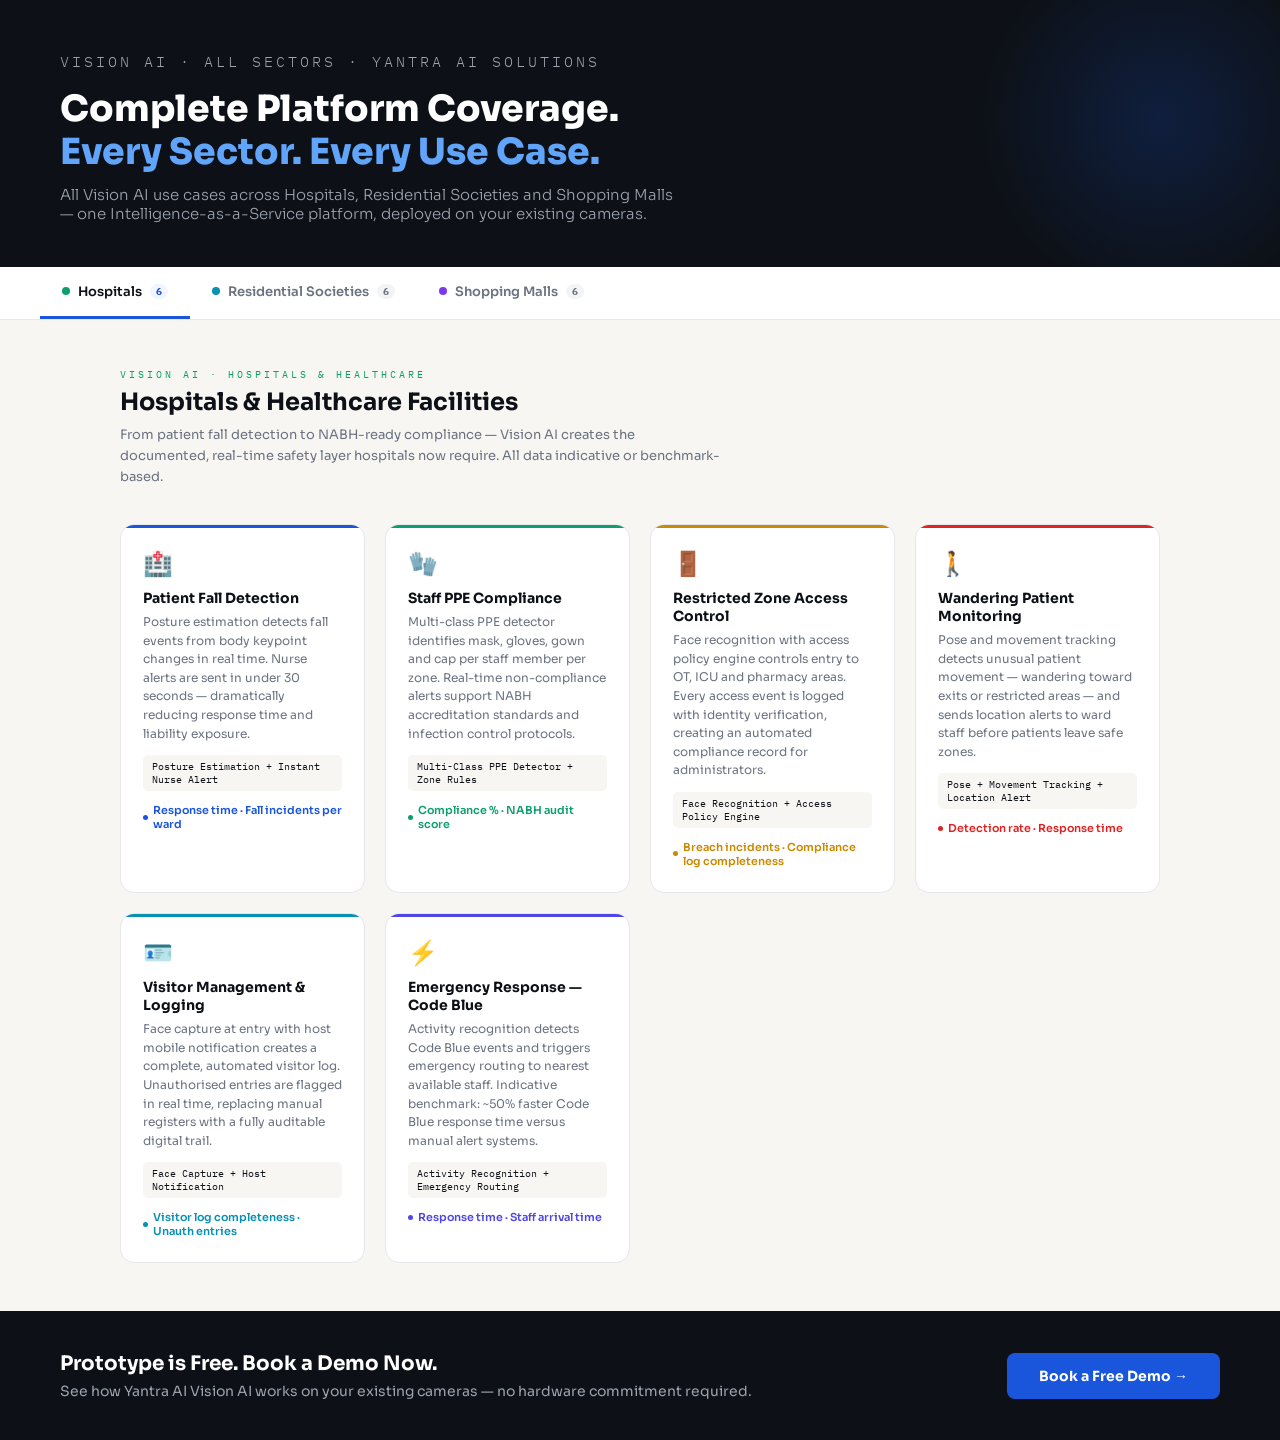
<file: page6.html>
<!DOCTYPE html>
<html lang="en">
<head>
<meta charset="UTF-8">
<meta name="viewport" content="width=device-width, initial-scale=1.0">
<title>Yantra AI — All Sector Use Cases</title>
<link href="https://fonts.googleapis.com/css2?family=Sora:wght@300;400;500;600;700;800&family=IBM+Plex+Mono:wght@400;500&display=swap" rel="stylesheet">
<style>
  :root {
    --ink: #0d1117; --bg: #f7f6f2; --white: #fff;
    --muted: #6b7280; --border: #e5e7eb;
    --accent: #1a56db;
  }
  * { box-sizing: border-box; margin: 0; padding: 0; }
  body { font-family: 'Sora', sans-serif; background: var(--bg); color: var(--ink); font-size: 15px; }

  /* === HERO === */
  .hero {
    background: var(--ink); color: var(--white);
    padding: 52px 60px 44px; position: relative; overflow: hidden;
  }
  .hero::before {
    content: ''; position: absolute; top: -60px; right: -60px;
    width: 360px; height: 360px; border-radius: 50%;
    background: radial-gradient(circle, rgba(26,86,219,0.2) 0%, transparent 70%);
    pointer-events: none;
  }
  .hero-eyebrow {
    font-family: 'IBM Plex Mono', monospace; font-size: 11px;
    letter-spacing: 3px; text-transform: uppercase; color: #60a5fa; margin-bottom: 16px;
  }
  .hero h1 { font-size: 36px; font-weight: 800; margin-bottom: 12px; line-height: 1.2; }
  .hero h1 span { color: #60a5fa; }
  .hero p { color: #9ca3af; font-size: 15px; font-weight: 300; max-width: 620px; }

  /* === TAB BAR === */
  .tab-bar-wrap {
    background: var(--white);
    border-bottom: 1px solid var(--border);
    position: sticky; top: 0; z-index: 100;
  }
  .tab-bar {
    display: flex; overflow-x: auto;
    padding: 0 40px;
    gap: 0;
    scrollbar-width: none;
  }
  .tab-bar::-webkit-scrollbar { display: none; }
  .tab {
    flex-shrink: 0;
    padding: 16px 22px;
    font-size: 13px; font-weight: 600;
    color: var(--muted); background: none; border: none;
    border-bottom: 3px solid transparent;
    cursor: pointer; font-family: 'Sora', sans-serif;
    transition: color 0.2s, border-color 0.2s;
    white-space: nowrap;
    display: flex; align-items: center; gap: 8px;
  }
  .tab:hover { color: var(--ink); }
  .tab.active { color: var(--ink); border-bottom-color: var(--accent); }
  .tab .tab-dot {
    width: 8px; height: 8px; border-radius: 50%;
    flex-shrink: 0;
  }
  .tab .tab-count {
    background: #f3f4f6; color: #6b7280;
    font-size: 10px; font-weight: 700;
    padding: 1px 6px; border-radius: 10px;
    font-family: 'IBM Plex Mono', monospace;
  }
  .tab.active .tab-count { background: #eff6ff; color: #1d4ed8; }

  /* === TAB CONTENT === */
  .tab-content { display: none; }
  .tab-content.active { display: block; }

  .tab-section {
    max-width: 1120px; margin: 0 auto; padding: 48px 40px;
  }
  .tab-section-header { margin-bottom: 36px; }
  .tab-section-eyebrow {
    font-family: 'IBM Plex Mono', monospace;
    font-size: 10px; letter-spacing: 3px;
    text-transform: uppercase; margin-bottom: 6px;
  }
  .tab-section-title { font-size: 24px; font-weight: 700; margin-bottom: 8px; }
  .tab-section-desc { font-size: 13px; color: var(--muted); max-width: 600px; line-height: 1.6; }

  /* === USE CASE CARDS === */
  .uc-grid {
    display: grid;
    grid-template-columns: repeat(auto-fill, minmax(240px, 1fr));
    gap: 20px;
  }
  .uc-card {
    background: var(--white);
    border: 1px solid var(--border);
    border-radius: 14px;
    padding: 24px 22px;
    position: relative;
    overflow: hidden;
    transition: box-shadow 0.2s, transform 0.2s;
  }
  .uc-card:hover {
    box-shadow: 0 8px 24px rgba(0,0,0,0.09);
    transform: translateY(-2px);
  }
  .uc-card::after {
    content: ''; position: absolute; top: 0; left: 0;
    right: 0; height: 3px; border-radius: 14px 14px 0 0;
  }
  .uc-card.blue::after   { background: var(--accent); }
  .uc-card.amber::after  { background: #d97706; }
  .uc-card.red::after    { background: #e02424; }
  .uc-card.green::after  { background: #0e9f6e; }
  .uc-card.teal::after   { background: #0891b2; }
  .uc-card.purple::after { background: #7c3aed; }
  .uc-card.orange::after { background: #ea580c; }
  .uc-card.indigo::after { background: #4f46e5; }
  .uc-card.yellow::after { background: #ca8a04; }

  .uc-emoji { font-size: 24px; margin-bottom: 10px; }
  .uc-title { font-size: 14px; font-weight: 700; margin-bottom: 6px; line-height: 1.3; }
  .uc-desc { font-size: 12px; color: var(--muted); margin-bottom: 12px; line-height: 1.55; }
  .uc-solution {
    font-size: 10px; font-family: 'IBM Plex Mono', monospace;
    background: var(--bg); border-radius: 5px;
    padding: 5px 9px; color: var(--ink); margin-bottom: 12px;
  }
  .uc-kpi {
    font-size: 11px; font-weight: 600;
    display: flex; align-items: center; gap: 5px;
  }
  .kpi-dot { width: 5px; height: 5px; border-radius: 50%; background: currentColor; flex-shrink: 0; }

  /* === CTA BAR === */
  .cta-bar {
    background: var(--ink); padding: 40px 60px;
    display: flex; align-items: center; justify-content: space-between; gap: 40px;
  }
  .cta-bar h3 { font-size: 20px; font-weight: 700; color: var(--white); margin-bottom: 6px; }
  .cta-bar p { color: #9ca3af; font-size: 14px; }
  .cta-btn {
    background: var(--accent); color: var(--white);
    padding: 14px 32px; border-radius: 8px;
    font-weight: 700; font-size: 14px; cursor: pointer; border: none;
    font-family: 'Sora', sans-serif; transition: background 0.2s; white-space: nowrap;
  }
  .cta-btn:hover { background: #1d4ed8; }

  @media (max-width: 860px) {
    .tab-section { padding: 32px 20px; }
    .cta-bar { flex-direction: column; padding: 32px 24px; text-align: center; }
    .hero { padding: 40px 24px; }
    .hero h1 { font-size: 26px; }
  }
</style>
</head>
<body>

<!-- HERO -->
<div class="hero">
  <p class="hero-eyebrow">Vision AI · All Sectors · Yantra AI Solutions</p>
  <h1>Complete Platform Coverage.<br><span>Every Sector. Every Use Case.</span></h1>
  <p>All Vision AI use cases across Hospitals, Residential Societies and Shopping Malls — one Intelligence-as-a-Service platform, deployed on your existing cameras.</p>
</div>

<!-- TAB BAR -->
<div class="tab-bar-wrap">
  <div class="tab-bar">
    <button class="tab active" onclick="showTab('hospitals')">
      <span class="tab-dot" style="background:#0e9f6e"></span>
      Hospitals <span class="tab-count">6</span>
    </button>
    <button class="tab" onclick="showTab('residential')">
      <span class="tab-dot" style="background:#0891b2"></span>
      Residential Societies <span class="tab-count">6</span>
    </button>
    <button class="tab" onclick="showTab('malls')">
      <span class="tab-dot" style="background:#7c3aed"></span>
      Shopping Malls <span class="tab-count">6</span>
    </button>
  </div>
</div>

<!-- ═══ HOSPITALS TAB ═══ -->
<div class="tab-content active" id="tab-hospitals">
  <div class="tab-section">
    <div class="tab-section-header">
      <p class="tab-section-eyebrow" style="color:#0e9f6e">Vision AI · Hospitals &amp; Healthcare</p>
      <h2 class="tab-section-title">Hospitals &amp; Healthcare Facilities</h2>
      <p class="tab-section-desc">From patient fall detection to NABH-ready compliance — Vision AI creates the documented, real-time safety layer hospitals now require. All data indicative or benchmark-based.</p>
    </div>
    <div class="uc-grid">

      <div class="uc-card blue">
        <div class="uc-emoji">🏥</div>
        <div class="uc-title">Patient Fall Detection</div>
        <div class="uc-desc">Posture estimation detects fall events from body keypoint changes in real time. Nurse alerts are sent in under 30 seconds — dramatically reducing response time and liability exposure.</div>
        <div class="uc-solution">Posture Estimation + Instant Nurse Alert</div>
        <div class="uc-kpi" style="color:var(--accent)"><span class="kpi-dot"></span>Response time · Fall incidents per ward</div>
      </div>

      <div class="uc-card green">
        <div class="uc-emoji">🧤</div>
        <div class="uc-title">Staff PPE Compliance</div>
        <div class="uc-desc">Multi-class PPE detector identifies mask, gloves, gown and cap per staff member per zone. Real-time non-compliance alerts support NABH accreditation standards and infection control protocols.</div>
        <div class="uc-solution">Multi-Class PPE Detector + Zone Rules</div>
        <div class="uc-kpi" style="color:#0e9f6e"><span class="kpi-dot"></span>Compliance % · NABH audit score</div>
      </div>

      <div class="uc-card yellow">
        <div class="uc-emoji">🚪</div>
        <div class="uc-title">Restricted Zone Access Control</div>
        <div class="uc-desc">Face recognition with access policy engine controls entry to OT, ICU and pharmacy areas. Every access event is logged with identity verification, creating an automated compliance record for administrators.</div>
        <div class="uc-solution">Face Recognition + Access Policy Engine</div>
        <div class="uc-kpi" style="color:#ca8a04"><span class="kpi-dot"></span>Breach incidents · Compliance log completeness</div>
      </div>

      <div class="uc-card red">
        <div class="uc-emoji">🚶</div>
        <div class="uc-title">Wandering Patient Monitoring</div>
        <div class="uc-desc">Pose and movement tracking detects unusual patient movement — wandering toward exits or restricted areas — and sends location alerts to ward staff before patients leave safe zones.</div>
        <div class="uc-solution">Pose + Movement Tracking + Location Alert</div>
        <div class="uc-kpi" style="color:#e02424"><span class="kpi-dot"></span>Detection rate · Response time</div>
      </div>

      <div class="uc-card teal">
        <div class="uc-emoji">🪪</div>
        <div class="uc-title">Visitor Management &amp; Logging</div>
        <div class="uc-desc">Face capture at entry with host mobile notification creates a complete, automated visitor log. Unauthorised entries are flagged in real time, replacing manual registers with a fully auditable digital trail.</div>
        <div class="uc-solution">Face Capture + Host Notification</div>
        <div class="uc-kpi" style="color:#0891b2"><span class="kpi-dot"></span>Visitor log completeness · Unauth entries</div>
      </div>

      <div class="uc-card indigo">
        <div class="uc-emoji">⚡</div>
        <div class="uc-title">Emergency Response — Code Blue</div>
        <div class="uc-desc">Activity recognition detects Code Blue events and triggers emergency routing to nearest available staff. Indicative benchmark: ~50% faster Code Blue response time versus manual alert systems.</div>
        <div class="uc-solution">Activity Recognition + Emergency Routing</div>
        <div class="uc-kpi" style="color:#4f46e5"><span class="kpi-dot"></span>Response time · Staff arrival time</div>
      </div>

    </div>
  </div>
</div>

<!-- ═══ RESIDENTIAL TAB ═══ -->
<div class="tab-content" id="tab-residential">
  <div class="tab-section">
    <div class="tab-section-header">
      <p class="tab-section-eyebrow" style="color:#0891b2">Vision AI · Residential Societies &amp; RWAs</p>
      <h2 class="tab-section-title">Residential Societies &amp; Gated Communities</h2>
      <p class="tab-section-desc">From 8-second face recognition entry to 24/7 perimeter monitoring — Vision AI replaces manual logbooks with a fully digital, measurable security layer. All data indicative or benchmark-based.</p>
    </div>
    <div class="uc-grid">

      <div class="uc-card blue">
        <div class="uc-emoji">🏠</div>
        <div class="uc-title">Resident Face Recognition Entry</div>
        <div class="uc-desc">On-device face recognition opens the barrier gate in ~8 seconds versus 45+ seconds for manual verification. No cloud dependency — recognition runs at the edge for privacy and reliability even offline.</div>
        <div class="uc-solution">Face Recognition + Barrier Control</div>
        <div class="uc-kpi" style="color:var(--accent)"><span class="kpi-dot"></span>Entry time · Manual intervention rate</div>
      </div>

      <div class="uc-card teal">
        <div class="uc-emoji">🪪</div>
        <div class="uc-title">Visitor Management System</div>
        <div class="uc-desc">Visitors are face-captured at the gate and a mobile notification is sent to the host resident for approval. Every visit is automatically logged — replacing paper registers with a searchable, tamper-proof digital record.</div>
        <div class="uc-solution">Face Capture + Host Mobile Notification</div>
        <div class="uc-kpi" style="color:#0891b2"><span class="kpi-dot"></span>Visitor log completeness · Entry time</div>
      </div>

      <div class="uc-card yellow">
        <div class="uc-emoji">🚗</div>
        <div class="uc-title">Vehicle ANPR at Gates</div>
        <div class="uc-desc">Automatic Number Plate Recognition reads Indian plates day and night, granting access to registered vehicles and flagging unregistered entries in real time. Full vehicle throughput and access audit trail maintained automatically.</div>
        <div class="uc-solution">ANPR Engine + Access Control</div>
        <div class="uc-kpi" style="color:#ca8a04"><span class="kpi-dot"></span>Vehicle throughput · Unregistered entries</div>
      </div>

      <div class="uc-card red">
        <div class="uc-emoji">🚶‍♂️</div>
        <div class="uc-title">Tailgating Detection</div>
        <div class="uc-desc">Multi-person gate counter detects when more individuals enter on a single access event than authorised. Instant guard alert is triggered for each tailgate incident, with ~95% detection rate (indicative benchmark).</div>
        <div class="uc-solution">Multi-Person Entry Counter + Alert</div>
        <div class="uc-kpi" style="color:#e02424"><span class="kpi-dot"></span>Tailgate events caught per day</div>
      </div>

      <div class="uc-card green">
        <div class="uc-emoji">🌙</div>
        <div class="uc-title">Night Perimeter Monitoring</div>
        <div class="uc-desc">Low-light anomaly detection operates in under 1 lux conditions, monitoring perimeter walls and entry points throughout the night. Guard alerts are generated automatically — no human attention required to maintain night coverage.</div>
        <div class="uc-solution">Low-light Anomaly Detection + Guard Alert</div>
        <div class="uc-kpi" style="color:#0e9f6e"><span class="kpi-dot"></span>Night incidents · Response time</div>
      </div>

      <div class="uc-card indigo">
        <div class="uc-emoji">🧹</div>
        <div class="uc-title">Domestic Staff &amp; Delivery Logging</div>
        <div class="uc-desc">Face-based entry-exit tracking creates a complete, automated attendance record for domestic staff and delivery personnel. RWA management gets a fully searchable digital audit trail, replacing paper logs entirely.</div>
        <div class="uc-solution">Face Log + Entry-Exit Tracker</div>
        <div class="uc-kpi" style="color:#4f46e5"><span class="kpi-dot"></span>Staff attendance accuracy · Delivery audit completeness</div>
      </div>

    </div>
  </div>
</div>

<!-- ═══ SHOPPING MALLS TAB ═══ -->
<div class="tab-content" id="tab-malls">
  <div class="tab-section">
    <div class="tab-section-header">
      <p class="tab-section-eyebrow" style="color:#7c3aed">Vision AI · Shopping Malls &amp; Retail Complexes</p>
      <h2 class="tab-section-title">Shopping Malls &amp; Organised Retail</h2>
      <p class="tab-section-desc">From anti-shoplifting AI to tenant performance analytics — Vision AI turns passive CCTV into a revenue and safety intelligence layer for India's 750+ organised malls. All data indicative or benchmark-based.</p>
    </div>
    <div class="uc-grid">

      <div class="uc-card blue">
        <div class="uc-emoji">🛍️</div>
        <div class="uc-title">Shoplifting Detection</div>
        <div class="uc-desc">Behaviour analysis detects concealment actions, unusual item handling and suspicious movement patterns — alerting security before exit. Indicative benchmark: ~60% reduction in retail shrinkage with AI-enabled loss prevention.</div>
        <div class="uc-solution">Behaviour Analysis + Alert Engine</div>
        <div class="uc-kpi" style="color:var(--accent)"><span class="kpi-dot"></span>Shrinkage % · Incident response time</div>
      </div>

      <div class="uc-card purple">
        <div class="uc-emoji">📊</div>
        <div class="uc-title">Footfall &amp; Zone Heatmaps</div>
        <div class="uc-desc">People counting at every entry and zone maps visitor flow across the mall. Dwell time analytics per zone reveal high-converting anchor areas and underperforming corridors — informing leasing, layout and promotional decisions.</div>
        <div class="uc-solution">People Counter + Zone Analytics</div>
        <div class="uc-kpi" style="color:#7c3aed"><span class="kpi-dot"></span>Visitors per hour · Dwell time per zone</div>
      </div>

      <div class="uc-card yellow">
        <div class="uc-emoji">🚶</div>
        <div class="uc-title">Queue Length Monitoring</div>
        <div class="uc-desc">Queue detection from overhead cameras measures length and wait times at food courts, anchor stores and service desks. Manager alerts trigger before queue abandonment — indicative benchmark: ~40% reduction in abandonment rate.</div>
        <div class="uc-solution">Queue Detection + Manager Alerts</div>
        <div class="uc-kpi" style="color:#ca8a04"><span class="kpi-dot"></span>Queue wait time · Abandonment rate</div>
      </div>

      <div class="uc-card red">
        <div class="uc-emoji">🚗</div>
        <div class="uc-title">Parking ANPR &amp; Management</div>
        <div class="uc-desc">Number plate recognition at entry and exit manages parking access, tracks vehicle throughput and flags unauthorised entry. Full audit trail eliminates manual ticketing errors and supports VIP or tenant reserved bay enforcement.</div>
        <div class="uc-solution">ANPR Engine + Access Control</div>
        <div class="uc-kpi" style="color:#e02424"><span class="kpi-dot"></span>Vehicle throughput · Unauthorised entries</div>
      </div>

      <div class="uc-card teal">
        <div class="uc-emoji">🔥</div>
        <div class="uc-title">Emergency &amp; Crowd Control</div>
        <div class="uc-desc">Crowd density monitoring triggers evacuation routing AI when occupancy thresholds are breached. Real-time zone occupancy data and automated emergency alerts enable security teams to respond before situations escalate.</div>
        <div class="uc-solution">Crowd Density + Evacuation AI</div>
        <div class="uc-kpi" style="color:#0891b2"><span class="kpi-dot"></span>Response time · Zone occupancy real-time</div>
      </div>

      <div class="uc-card indigo">
        <div class="uc-emoji">🎯</div>
        <div class="uc-title">Tenant Performance Analytics</div>
        <div class="uc-desc">Footfall attribution and conversion AI measures how many mall visitors enter each tenant store and what percentage convert to transactions. Tenant performance dashboards become a premium data product malls can offer alongside leases.</div>
        <div class="uc-solution">Footfall Attribution + Conversion AI</div>
        <div class="uc-kpi" style="color:#4f46e5"><span class="kpi-dot"></span>Tenant conversion % · Peak hour mapping</div>
      </div>

    </div>
  </div>
</div>

<!-- CTA BAR -->
<div class="cta-bar">
  <div>
    <h3>Prototype is Free. Book a Demo Now.</h3>
    <p>See how Yantra AI Vision AI works on your existing cameras — no hardware commitment required.</p>
  </div>
  <button class="cta-btn" onclick="window.open('mailto:hello@yantrai.in', '_blank')">Book a Free Demo →</button>
</div>

<script>
  function showTab(id) {
    // Hide all contents
    document.querySelectorAll('.tab-content').forEach(tc => tc.classList.remove('active'));
    document.querySelectorAll('.tab').forEach(t => t.classList.remove('active'));
    // Show selected
    const content = document.getElementById('tab-' + id);
    if (content) content.classList.add('active');
    // Activate tab button — find by onclick attribute
    document.querySelectorAll('.tab').forEach(t => {
      if (t.getAttribute('onclick') === "showTab('" + id + "')") {
        t.classList.add('active');
      }
    });
    // Scroll to top of content area
    window.scrollTo({ top: document.querySelector('.tab-bar-wrap').offsetTop - 4, behavior: 'smooth' });
  }
</script>

</body>
</html>
</file>
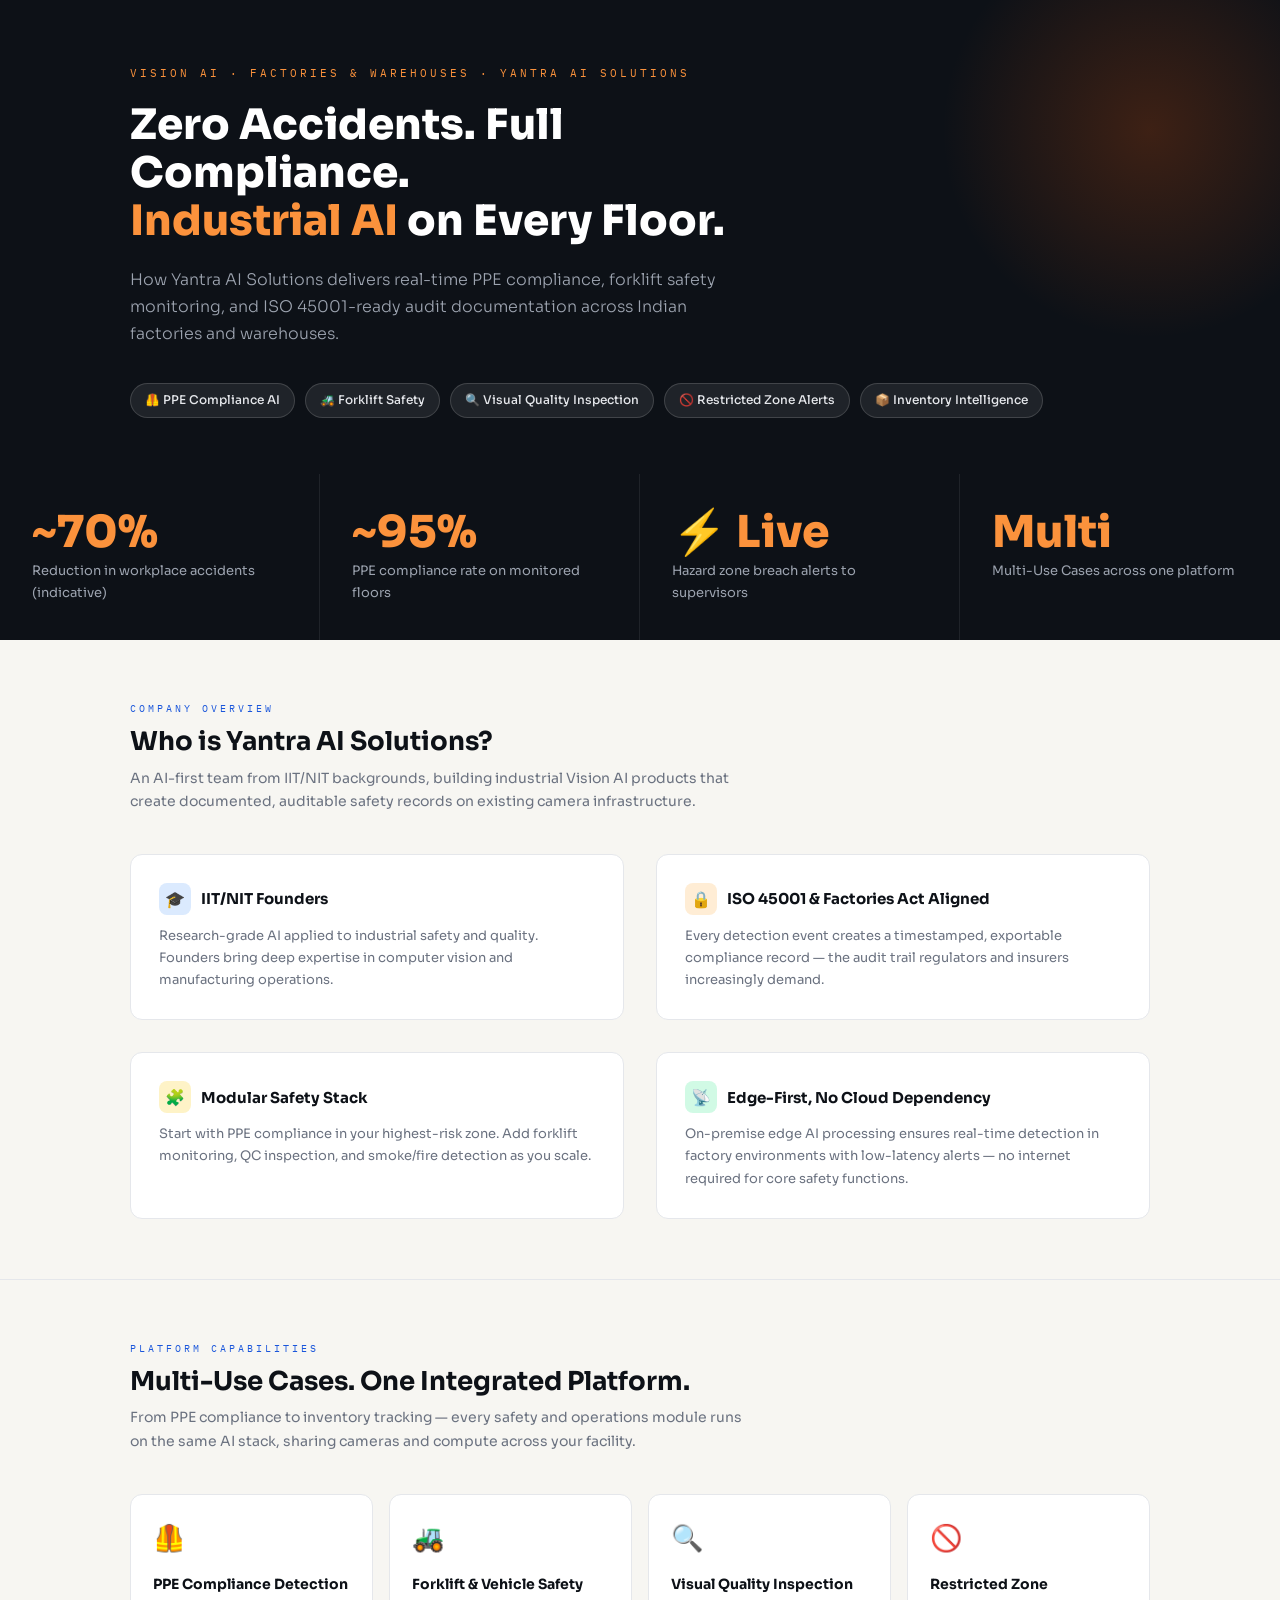
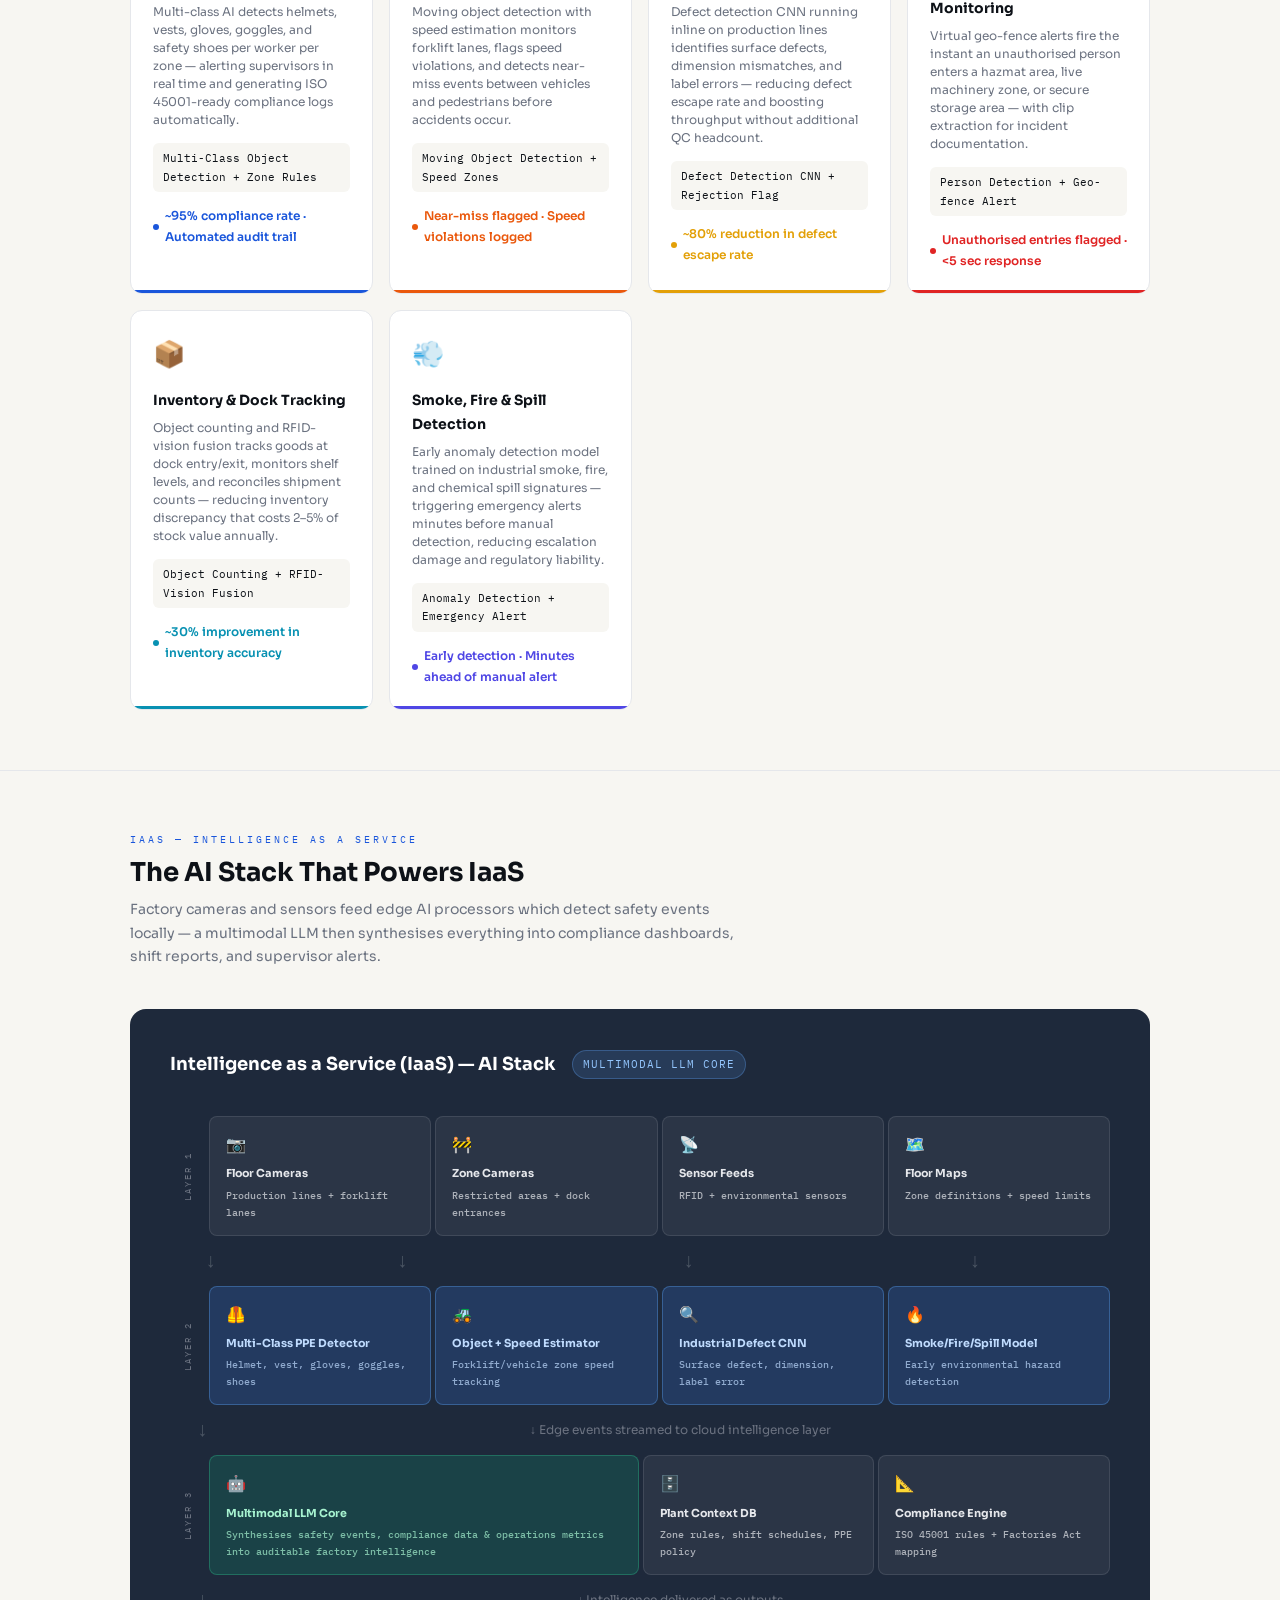
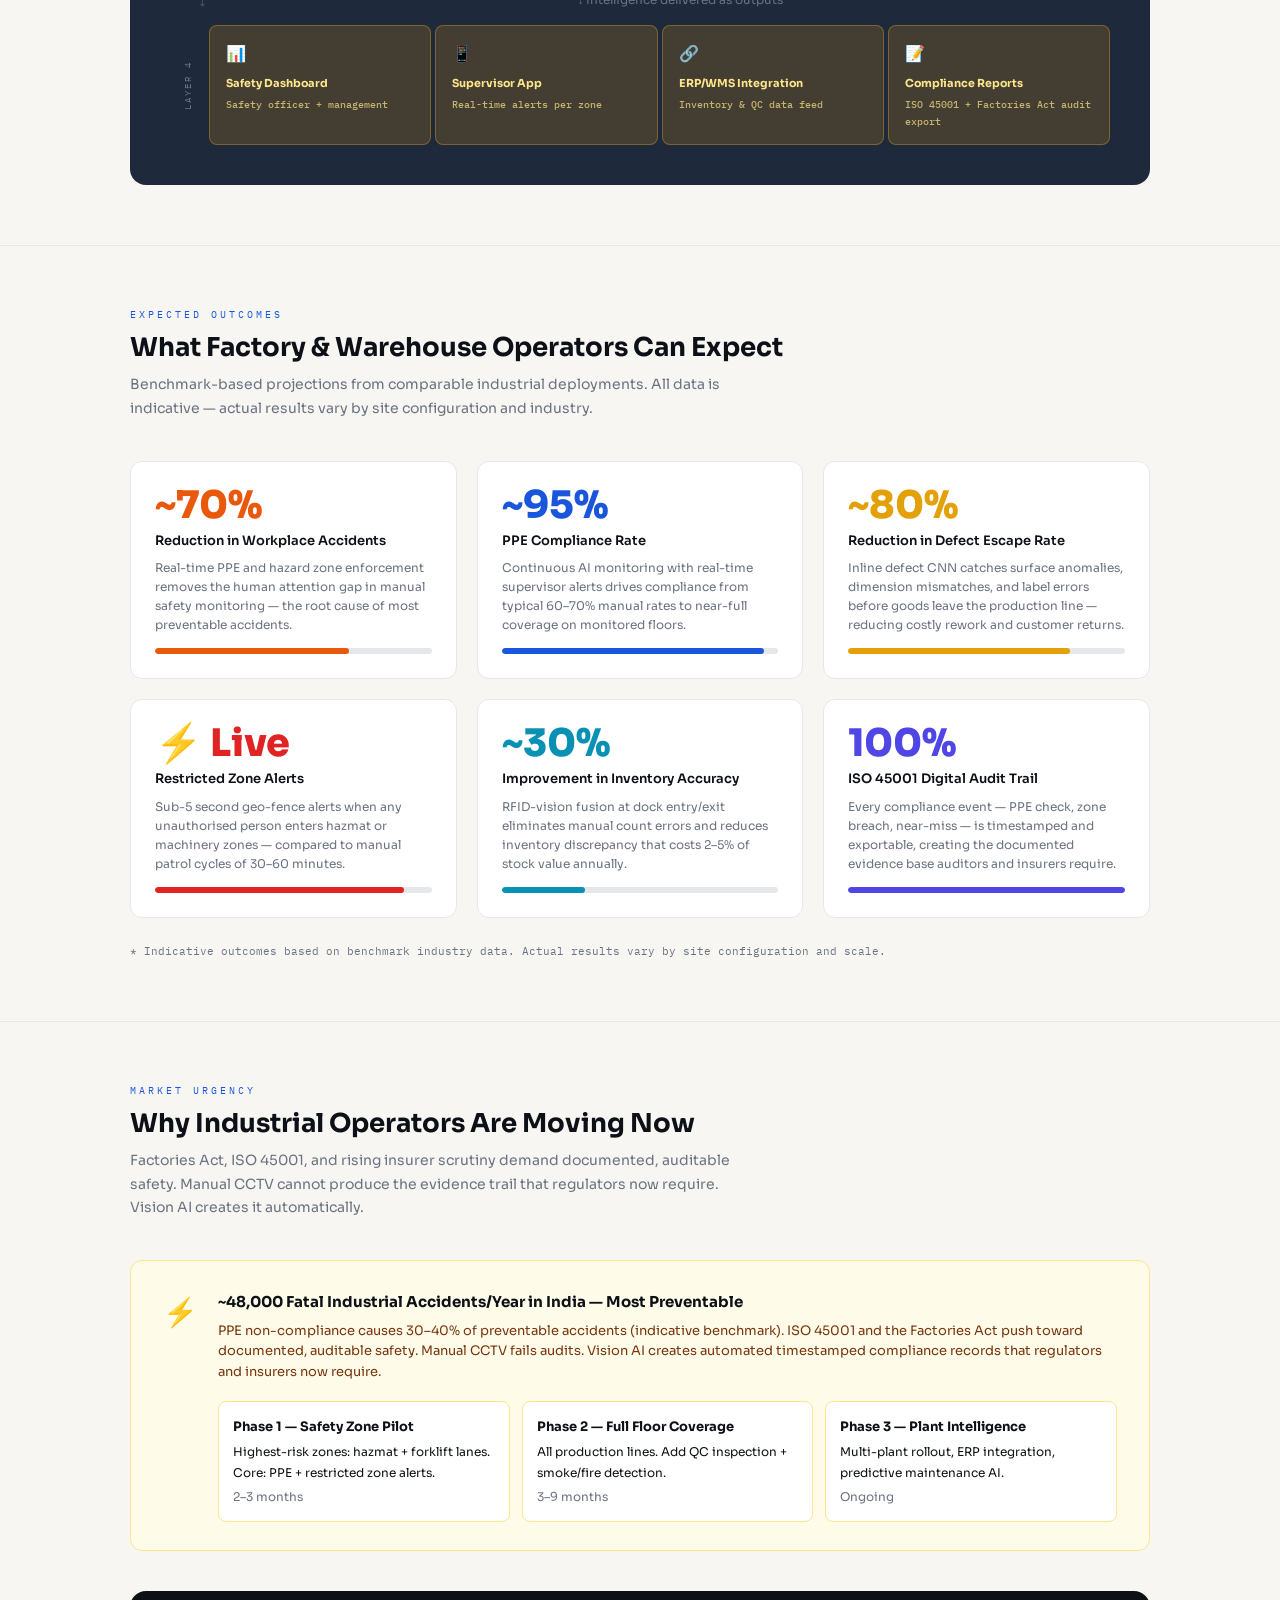
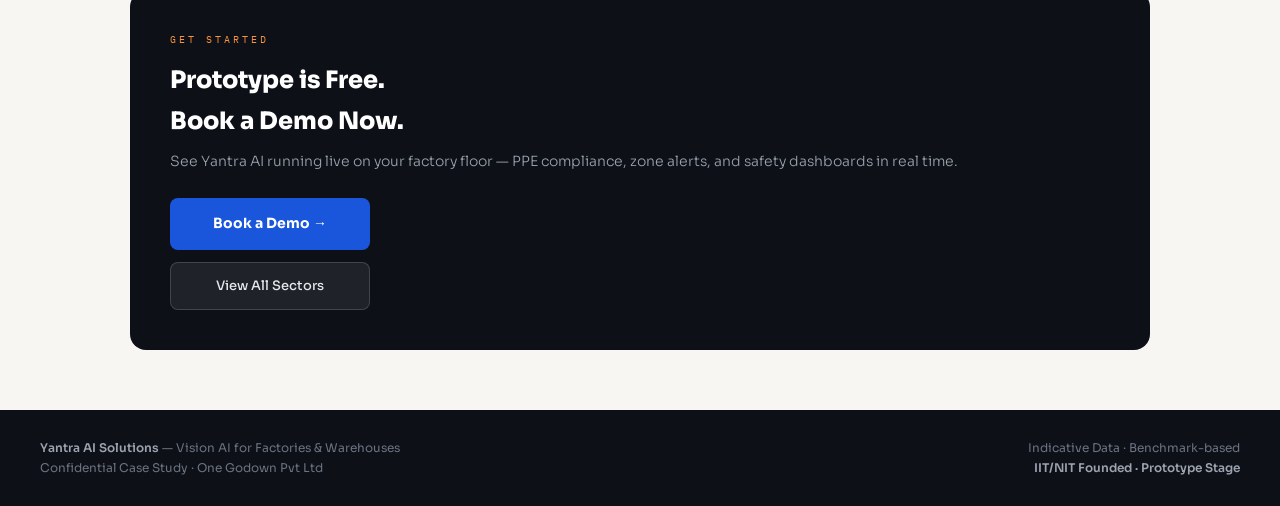
<file: case-studies/Factories_YantraAI_CaseStudy.html>
<!DOCTYPE html>
<html lang="en">
<head>
<meta charset="UTF-8">
<meta name="viewport" content="width=device-width, initial-scale=1.0">
<title>Yantra AI Solutions — Vision AI for Factories & Warehouses</title>
<link href="https://fonts.googleapis.com/css2?family=Sora:wght@300;400;500;600;700;800&family=IBM+Plex+Mono:wght@400;500&display=swap" rel="stylesheet">
<style>
  :root {
    --ink: #0d1117;
    --bg: #f7f6f2;
    --white: #ffffff;
    --accent: #1a56db;
    --accent2: #ea580c;
    --accent3: #e3a008;
    --accent4: #e02424;
    --muted: #6b7280;
    --border: #e5e7eb;
    --card: #ffffff;
    --tag-bg: #eef2ff;
    --tag-fg: #3730a3;
  }
  * { box-sizing: border-box; margin: 0; padding: 0; }
  body { font-family: 'Sora', sans-serif; background: var(--bg); color: var(--ink); font-size: 15px; line-height: 1.7; }

  .hero { background: var(--ink); color: var(--white); padding: 64px 60px 56px; position: relative; overflow: hidden; }
  .hero::before { content: ''; position: absolute; top: -80px; right: -80px; width: 420px; height: 420px; border-radius: 50%; background: radial-gradient(circle, rgba(234,88,12,0.22) 0%, transparent 70%); pointer-events: none; }
  .hero-eyebrow { font-family: 'IBM Plex Mono', monospace; font-size: 11px; letter-spacing: 3px; text-transform: uppercase; color: #fb923c; margin-bottom: 18px; }
  .hero h1 { font-size: 42px; font-weight: 800; line-height: 1.15; max-width: 700px; margin-bottom: 20px; }
  .hero h1 span { color: #fb923c; }
  .hero-sub { font-size: 16px; color: #9ca3af; max-width: 600px; font-weight: 300; margin-bottom: 36px; }
  .hero-badges { display: flex; flex-wrap: wrap; gap: 10px; }
  .badge { background: rgba(255,255,255,0.08); border: 1px solid rgba(255,255,255,0.15); color: #e5e7eb; padding: 6px 14px; border-radius: 40px; font-size: 12px; font-weight: 500; }

  .container { max-width: 1100px; margin: 0 auto; padding: 0 40px; }
  section { padding: 60px 0; }
  section + section { border-top: 1px solid var(--border); }
  .section-label { font-family: 'IBM Plex Mono', monospace; font-size: 10px; letter-spacing: 3px; text-transform: uppercase; color: var(--accent); margin-bottom: 8px; }
  .section-title { font-size: 26px; font-weight: 700; margin-bottom: 8px; line-height: 1.3; }
  .section-desc { color: var(--muted); font-size: 14px; max-width: 620px; margin-bottom: 40px; font-weight: 400; }

  .kpi-strip { background: var(--ink); padding: 0; }
  .kpi-grid { display: grid; grid-template-columns: repeat(4, 1fr); }
  .kpi-item { padding: 36px 32px; border-right: 1px solid rgba(255,255,255,0.08); color: var(--white); }
  .kpi-item:last-child { border-right: none; }
  .kpi-num { font-size: 44px; font-weight: 800; color: #fb923c; line-height: 1; margin-bottom: 6px; }
  .kpi-label { font-size: 13px; color: #9ca3af; font-weight: 400; }

  .about-grid { display: grid; grid-template-columns: 1fr 1fr; gap: 32px; }
  .about-card { background: var(--card); border: 1px solid var(--border); border-radius: 12px; padding: 28px; }
  .about-card h3 { font-size: 15px; font-weight: 700; margin-bottom: 10px; display: flex; align-items: center; gap: 10px; }
  .icon { width: 32px; height: 32px; border-radius: 8px; display: flex; align-items: center; justify-content: center; font-size: 16px; flex-shrink: 0; }
  .icon-blue { background: #dbeafe; }
  .icon-green { background: #d1fae5; }
  .icon-yellow { background: #fef3c7; }
  .icon-orange { background: #ffedd5; }

  .usecase-grid { display: grid; grid-template-columns: repeat(auto-fill, minmax(240px, 1fr)); gap: 16px; }
  .uc-card { background: var(--card); border: 1px solid var(--border); border-radius: 12px; padding: 22px; position: relative; overflow: hidden; transition: box-shadow 0.2s; }
  .uc-card:hover { box-shadow: 0 8px 24px rgba(0,0,0,0.08); }
  .uc-card::after { content: ''; position: absolute; bottom: 0; left: 0; right: 0; height: 3px; }
  .uc-card.blue::after { background: var(--accent); }
  .uc-card.orange::after { background: #ea580c; }
  .uc-card.yellow::after { background: var(--accent3); }
  .uc-card.red::after { background: var(--accent4); }
  .uc-card.teal::after { background: #0891b2; }
  .uc-card.indigo::after { background: #4f46e5; }
  .uc-emoji { font-size: 26px; margin-bottom: 12px; }
  .uc-title { font-size: 14px; font-weight: 700; margin-bottom: 6px; }
  .uc-desc { font-size: 12px; color: var(--muted); margin-bottom: 14px; line-height: 1.5; }
  .uc-solution { font-size: 11px; font-family: 'IBM Plex Mono', monospace; background: var(--bg); border-radius: 6px; padding: 6px 10px; color: var(--ink); margin-bottom: 14px; }
  .uc-kpi { font-size: 12px; font-weight: 600; display: flex; align-items: center; gap: 6px; }
  .kpi-dot { width: 6px; height: 6px; border-radius: 50%; background: currentColor; flex-shrink: 0; }

  .iaas-wrap { background: #1e293b; border-radius: 16px; padding: 40px; color: var(--white); }
  .iaas-title-bar { display: flex; align-items: center; gap: 16px; margin-bottom: 36px; }
  .iaas-title-bar h3 { font-size: 18px; font-weight: 700; color: var(--white); }
  .iaas-badge { background: rgba(96,165,250,0.15); border: 1px solid rgba(96,165,250,0.3); color: #93c5fd; font-size: 11px; padding: 4px 10px; border-radius: 20px; font-family: 'IBM Plex Mono', monospace; letter-spacing: 1px; }
  .iaas-stack { display: flex; flex-direction: column; gap: 4px; }
  .iaas-row { display: flex; align-items: stretch; gap: 4px; }
  .iaas-layer-label { writing-mode: vertical-rl; transform: rotate(180deg); font-size: 9px; font-family: 'IBM Plex Mono', monospace; letter-spacing: 2px; text-transform: uppercase; color: #6b7280; padding: 0 10px; display: flex; align-items: center; justify-content: center; min-width: 32px; }
  .iaas-cells { display: flex; flex: 1; gap: 4px; }
  .iaas-cell { flex: 1; background: rgba(255,255,255,0.06); border: 1px solid rgba(255,255,255,0.1); border-radius: 8px; padding: 14px 16px; font-size: 12px; font-weight: 500; color: #e5e7eb; display: flex; flex-direction: column; gap: 4px; }
  .iaas-cell.highlight { background: rgba(59,130,246,0.2); border-color: rgba(96,165,250,0.35); color: #bfdbfe; }
  .iaas-cell.green-hl { background: rgba(16,185,129,0.18); border-color: rgba(52,211,153,0.3); color: #a7f3d0; }
  .iaas-cell.yellow-hl { background: rgba(245,158,11,0.18); border-color: rgba(251,191,36,0.3); color: #fde68a; }
  .iaas-cell .cell-icon { font-size: 16px; margin-bottom: 2px; }
  .iaas-cell .cell-label { font-size: 11px; font-weight: 700; }
  .iaas-cell .cell-sub { font-size: 10px; opacity: 0.7; font-family: 'IBM Plex Mono', monospace; }
  .iaas-arrow-row { display: flex; justify-content: center; align-items: center; gap: 16px; padding: 4px 0; }
  .iaas-down-arrow { color: #4b5563; font-size: 20px; flex: 1; text-align: center; }

  .benefits-grid { display: grid; grid-template-columns: repeat(3, 1fr); gap: 20px; }
  .benefit-card { background: var(--card); border: 1px solid var(--border); border-radius: 12px; padding: 24px; }
  .benefit-num { font-size: 38px; font-weight: 800; line-height: 1; margin-bottom: 6px; }
  .benefit-label { font-size: 13px; font-weight: 600; margin-bottom: 6px; }
  .benefit-desc { font-size: 12px; color: var(--muted); line-height: 1.6; }
  .bar-track { margin-top: 14px; background: var(--border); border-radius: 4px; height: 6px; overflow: hidden; }
  .bar-fill { height: 100%; border-radius: 4px; }

  .urgency-band { background: #fefce8; border: 1.5px solid #fde68a; border-radius: 12px; padding: 28px 32px; display: flex; gap: 20px; align-items: flex-start; }
  .urgency-icon { font-size: 28px; flex-shrink: 0; }
  .urgency-body h4 { font-size: 15px; font-weight: 700; margin-bottom: 6px; }
  .urgency-body p { font-size: 13px; color: #78350f; line-height: 1.6; }
  .phase-row { display: flex; gap: 12px; margin-top: 18px; }
  .phase-item { flex: 1; background: var(--white); border: 1px solid #fde68a; border-radius: 8px; padding: 14px; font-size: 12px; }
  .phase-item strong { display: block; font-size: 13px; font-weight: 700; margin-bottom: 4px; }

  .doc-footer { background: var(--ink); color: #6b7280; padding: 28px 40px; font-size: 12px; display: flex; justify-content: space-between; align-items: center; }
  .doc-footer span { font-weight: 600; color: #9ca3af; }

  @media (max-width: 900px) {
    .kpi-grid { grid-template-columns: repeat(2, 1fr); }
    .usecase-grid { grid-template-columns: repeat(2, 1fr); }
    .benefits-grid { grid-template-columns: 1fr 1fr; }
    .about-grid { grid-template-columns: 1fr; }
    .hero { padding: 40px 24px; }
    .hero h1 { font-size: 28px; }
    .container { padding: 0 20px; }
    .phase-row { flex-direction: column; }
  }
  @media print {
    body { background: white; }
    .hero { -webkit-print-color-adjust: exact; }
    .kpi-strip { -webkit-print-color-adjust: exact; }
  }
</style>
</head>
<body>

<!-- ══ HERO ══════════════════════════════════════════════ -->
<div class="hero">
  <div class="container">
    <p class="hero-eyebrow">Vision AI · Factories & Warehouses · Yantra AI Solutions</p>
    <h1>Zero Accidents. Full Compliance.<br><span>Industrial AI</span> on Every Floor.</h1>
    <p class="hero-sub">How Yantra AI Solutions delivers real-time PPE compliance, forklift safety monitoring, and ISO 45001-ready audit documentation across Indian factories and warehouses.</p>
    <div class="hero-badges">
      <span class="badge">🦺 PPE Compliance AI</span>
      <span class="badge">🚜 Forklift Safety</span>
      <span class="badge">🔍 Visual Quality Inspection</span>
      <span class="badge">🚫 Restricted Zone Alerts</span>
      <span class="badge">📦 Inventory Intelligence</span>
    </div>
  </div>
</div>

<!-- ══ KPI STRIP ══════════════════════════════════════════ -->
<div class="kpi-strip">
  <div class="kpi-grid">
    <div class="kpi-item">
      <div class="kpi-num">~70%</div>
      <div class="kpi-label">Reduction in workplace accidents (indicative)</div>
    </div>
    <div class="kpi-item">
      <div class="kpi-num">~95%</div>
      <div class="kpi-label">PPE compliance rate on monitored floors</div>
    </div>
    <div class="kpi-item">
      <div class="kpi-num">⚡ Live</div>
      <div class="kpi-label">Hazard zone breach alerts to supervisors</div>
    </div>
    <div class="kpi-item">
      <div class="kpi-num">Multi</div>
      <div class="kpi-label">Multi-Use Cases across one platform</div>
    </div>
  </div>
</div>

<!-- ══ ABOUT YANTRA ═══════════════════════════════════════ -->
<section>
  <div class="container">
    <p class="section-label">Company Overview</p>
    <h2 class="section-title">Who is Yantra AI Solutions?</h2>
    <p class="section-desc">An AI-first team from IIT/NIT backgrounds, building industrial Vision AI products that create documented, auditable safety records on existing camera infrastructure.</p>
    <div class="about-grid">
      <div class="about-card">
        <h3><span class="icon icon-blue">🎓</span> IIT/NIT Founders</h3>
        <p style="font-size:13px;color:var(--muted);">Research-grade AI applied to industrial safety and quality. Founders bring deep expertise in computer vision and manufacturing operations.</p>
      </div>
      <div class="about-card">
        <h3><span class="icon icon-orange">🔒</span> ISO 45001 & Factories Act Aligned</h3>
        <p style="font-size:13px;color:var(--muted);">Every detection event creates a timestamped, exportable compliance record — the audit trail regulators and insurers increasingly demand.</p>
      </div>
      <div class="about-card">
        <h3><span class="icon icon-yellow">🧩</span> Modular Safety Stack</h3>
        <p style="font-size:13px;color:var(--muted);">Start with PPE compliance in your highest-risk zone. Add forklift monitoring, QC inspection, and smoke/fire detection as you scale.</p>
      </div>
      <div class="about-card">
        <h3><span class="icon icon-green">📡</span> Edge-First, No Cloud Dependency</h3>
        <p style="font-size:13px;color:var(--muted);">On-premise edge AI processing ensures real-time detection in factory environments with low-latency alerts — no internet required for core safety functions.</p>
      </div>
    </div>
  </div>
</section>

<!-- ══ USE CASES ══════════════════════════════════════════ -->
<section>
  <div class="container">
    <p class="section-label">Platform Capabilities</p>
    <h2 class="section-title">Multi-Use Cases. One Integrated Platform.</h2>
    <p class="section-desc">From PPE compliance to inventory tracking — every safety and operations module runs on the same AI stack, sharing cameras and compute across your facility.</p>
    <div class="usecase-grid">

      <div class="uc-card blue">
        <div class="uc-emoji">🦺</div>
        <div class="uc-title">PPE Compliance Detection</div>
        <div class="uc-desc">Multi-class AI detects helmets, vests, gloves, goggles, and safety shoes per worker per zone — alerting supervisors in real time and generating ISO 45001-ready compliance logs automatically.</div>
        <div class="uc-solution">Multi-Class Object Detection + Zone Rules</div>
        <div class="uc-kpi" style="color:#1a56db"><span class="kpi-dot"></span>~95% compliance rate · Automated audit trail</div>
      </div>

      <div class="uc-card orange">
        <div class="uc-emoji">🚜</div>
        <div class="uc-title">Forklift & Vehicle Safety</div>
        <div class="uc-desc">Moving object detection with speed estimation monitors forklift lanes, flags speed violations, and detects near-miss events between vehicles and pedestrians before accidents occur.</div>
        <div class="uc-solution">Moving Object Detection + Speed Zones</div>
        <div class="uc-kpi" style="color:#ea580c"><span class="kpi-dot"></span>Near-miss flagged · Speed violations logged</div>
      </div>

      <div class="uc-card yellow">
        <div class="uc-emoji">🔍</div>
        <div class="uc-title">Visual Quality Inspection</div>
        <div class="uc-desc">Defect detection CNN running inline on production lines identifies surface defects, dimension mismatches, and label errors — reducing defect escape rate and boosting throughput without additional QC headcount.</div>
        <div class="uc-solution">Defect Detection CNN + Rejection Flag</div>
        <div class="uc-kpi" style="color:#e3a008"><span class="kpi-dot"></span>~80% reduction in defect escape rate</div>
      </div>

      <div class="uc-card red">
        <div class="uc-emoji">🚫</div>
        <div class="uc-title">Restricted Zone Monitoring</div>
        <div class="uc-desc">Virtual geo-fence alerts fire the instant an unauthorised person enters a hazmat area, live machinery zone, or secure storage area — with clip extraction for incident documentation.</div>
        <div class="uc-solution">Person Detection + Geo-fence Alert</div>
        <div class="uc-kpi" style="color:#e02424"><span class="kpi-dot"></span>Unauthorised entries flagged · &lt;5 sec response</div>
      </div>

      <div class="uc-card teal">
        <div class="uc-emoji">📦</div>
        <div class="uc-title">Inventory & Dock Tracking</div>
        <div class="uc-desc">Object counting and RFID-vision fusion tracks goods at dock entry/exit, monitors shelf levels, and reconciles shipment counts — reducing inventory discrepancy that costs 2–5% of stock value annually.</div>
        <div class="uc-solution">Object Counting + RFID-Vision Fusion</div>
        <div class="uc-kpi" style="color:#0891b2"><span class="kpi-dot"></span>~30% improvement in inventory accuracy</div>
      </div>

      <div class="uc-card indigo">
        <div class="uc-emoji">💨</div>
        <div class="uc-title">Smoke, Fire & Spill Detection</div>
        <div class="uc-desc">Early anomaly detection model trained on industrial smoke, fire, and chemical spill signatures — triggering emergency alerts minutes before manual detection, reducing escalation damage and regulatory liability.</div>
        <div class="uc-solution">Anomaly Detection + Emergency Alert</div>
        <div class="uc-kpi" style="color:#4f46e5"><span class="kpi-dot"></span>Early detection · Minutes ahead of manual alert</div>
      </div>

    </div>
  </div>
</section>

<!-- ══ IAAS STACK ══════════════════════════════════════════ -->
<section>
  <div class="container">
    <p class="section-label">IaaS — Intelligence as a Service</p>
    <h2 class="section-title">The AI Stack That Powers IaaS</h2>
    <p class="section-desc">Factory cameras and sensors feed edge AI processors which detect safety events locally — a multimodal LLM then synthesises everything into compliance dashboards, shift reports, and supervisor alerts.</p>

    <div class="iaas-wrap">
      <div class="iaas-title-bar">
        <h3>Intelligence as a Service (IaaS) — AI Stack</h3>
        <span class="iaas-badge">MULTIMODAL LLM CORE</span>
      </div>
      <div class="iaas-stack">

        <div class="iaas-row">
          <div class="iaas-layer-label">Layer 1</div>
          <div class="iaas-cells">
            <div class="iaas-cell"><span class="cell-icon">📷</span><span class="cell-label">Floor Cameras</span><span class="cell-sub">Production lines + forklift lanes</span></div>
            <div class="iaas-cell"><span class="cell-icon">🚧</span><span class="cell-label">Zone Cameras</span><span class="cell-sub">Restricted areas + dock entrances</span></div>
            <div class="iaas-cell"><span class="cell-icon">📡</span><span class="cell-label">Sensor Feeds</span><span class="cell-sub">RFID + environmental sensors</span></div>
            <div class="iaas-cell"><span class="cell-icon">🗺️</span><span class="cell-label">Floor Maps</span><span class="cell-sub">Zone definitions + speed limits</span></div>
          </div>
        </div>

        <div class="iaas-arrow-row">
          <div class="iaas-down-arrow" style="flex:0.3">↓</div>
          <div class="iaas-down-arrow">↓</div>
          <div class="iaas-down-arrow">↓</div>
          <div class="iaas-down-arrow">↓</div>
        </div>

        <div class="iaas-row">
          <div class="iaas-layer-label">Layer 2</div>
          <div class="iaas-cells">
            <div class="iaas-cell highlight"><span class="cell-icon">🦺</span><span class="cell-label">Multi-Class PPE Detector</span><span class="cell-sub">Helmet, vest, gloves, goggles, shoes</span></div>
            <div class="iaas-cell highlight"><span class="cell-icon">🚜</span><span class="cell-label">Object + Speed Estimator</span><span class="cell-sub">Forklift/vehicle zone speed tracking</span></div>
            <div class="iaas-cell highlight"><span class="cell-icon">🔍</span><span class="cell-label">Industrial Defect CNN</span><span class="cell-sub">Surface defect, dimension, label error</span></div>
            <div class="iaas-cell highlight"><span class="cell-icon">🔥</span><span class="cell-label">Smoke/Fire/Spill Model</span><span class="cell-sub">Early environmental hazard detection</span></div>
          </div>
        </div>

        <div class="iaas-arrow-row">
          <div class="iaas-down-arrow" style="flex:0.3">↓</div>
          <div class="iaas-down-arrow" style="flex:4;text-align:center;font-size:12px;color:#6b7280">↓ Edge events streamed to cloud intelligence layer</div>
        </div>

        <div class="iaas-row">
          <div class="iaas-layer-label">Layer 3</div>
          <div class="iaas-cells">
            <div class="iaas-cell green-hl" style="flex:2"><span class="cell-icon">🤖</span><span class="cell-label">Multimodal LLM Core</span><span class="cell-sub">Synthesises safety events, compliance data & operations metrics into auditable factory intelligence</span></div>
            <div class="iaas-cell"><span class="cell-icon">🗄️</span><span class="cell-label">Plant Context DB</span><span class="cell-sub">Zone rules, shift schedules, PPE policy</span></div>
            <div class="iaas-cell"><span class="cell-icon">📐</span><span class="cell-label">Compliance Engine</span><span class="cell-sub">ISO 45001 rules + Factories Act mapping</span></div>
          </div>
        </div>

        <div class="iaas-arrow-row">
          <div class="iaas-down-arrow" style="flex:0.3">↓</div>
          <div class="iaas-down-arrow" style="flex:4;text-align:center;font-size:12px;color:#6b7280">↓ Intelligence delivered as outputs</div>
        </div>

        <div class="iaas-row">
          <div class="iaas-layer-label">Layer 4</div>
          <div class="iaas-cells">
            <div class="iaas-cell yellow-hl"><span class="cell-icon">📊</span><span class="cell-label">Safety Dashboard</span><span class="cell-sub">Safety officer + management</span></div>
            <div class="iaas-cell yellow-hl"><span class="cell-icon">📱</span><span class="cell-label">Supervisor App</span><span class="cell-sub">Real-time alerts per zone</span></div>
            <div class="iaas-cell yellow-hl"><span class="cell-icon">🔗</span><span class="cell-label">ERP/WMS Integration</span><span class="cell-sub">Inventory & QC data feed</span></div>
            <div class="iaas-cell yellow-hl"><span class="cell-icon">📝</span><span class="cell-label">Compliance Reports</span><span class="cell-sub">ISO 45001 + Factories Act audit export</span></div>
          </div>
        </div>

      </div>
    </div>
  </div>
</section>

<!-- ══ EXPECTED BENEFITS ═══════════════════════════════════ -->
<section>
  <div class="container">
    <p class="section-label">Expected Outcomes</p>
    <h2 class="section-title">What Factory & Warehouse Operators Can Expect</h2>
    <p class="section-desc">Benchmark-based projections from comparable industrial deployments. All data is indicative — actual results vary by site configuration and industry.</p>
    <div class="benefits-grid">
      <div class="benefit-card">
        <div class="benefit-num" style="color:#ea580c">~70%</div>
        <div class="benefit-label">Reduction in Workplace Accidents</div>
        <div class="benefit-desc">Real-time PPE and hazard zone enforcement removes the human attention gap in manual safety monitoring — the root cause of most preventable accidents.</div>
        <div class="bar-track"><div class="bar-fill" style="width:70%;background:#ea580c"></div></div>
      </div>
      <div class="benefit-card">
        <div class="benefit-num" style="color:#1a56db">~95%</div>
        <div class="benefit-label">PPE Compliance Rate</div>
        <div class="benefit-desc">Continuous AI monitoring with real-time supervisor alerts drives compliance from typical 60–70% manual rates to near-full coverage on monitored floors.</div>
        <div class="bar-track"><div class="bar-fill" style="width:95%;background:#1a56db"></div></div>
      </div>
      <div class="benefit-card">
        <div class="benefit-num" style="color:#e3a008">~80%</div>
        <div class="benefit-label">Reduction in Defect Escape Rate</div>
        <div class="benefit-desc">Inline defect CNN catches surface anomalies, dimension mismatches, and label errors before goods leave the production line — reducing costly rework and customer returns.</div>
        <div class="bar-track"><div class="bar-fill" style="width:80%;background:#e3a008"></div></div>
      </div>
      <div class="benefit-card">
        <div class="benefit-num" style="color:#e02424">⚡ Live</div>
        <div class="benefit-label">Restricted Zone Alerts</div>
        <div class="benefit-desc">Sub-5 second geo-fence alerts when any unauthorised person enters hazmat or machinery zones — compared to manual patrol cycles of 30–60 minutes.</div>
        <div class="bar-track"><div class="bar-fill" style="width:90%;background:#e02424"></div></div>
      </div>
      <div class="benefit-card">
        <div class="benefit-num" style="color:#0891b2">~30%</div>
        <div class="benefit-label">Improvement in Inventory Accuracy</div>
        <div class="benefit-desc">RFID-vision fusion at dock entry/exit eliminates manual count errors and reduces inventory discrepancy that costs 2–5% of stock value annually.</div>
        <div class="bar-track"><div class="bar-fill" style="width:30%;background:#0891b2"></div></div>
      </div>
      <div class="benefit-card">
        <div class="benefit-num" style="color:#4f46e5">100%</div>
        <div class="benefit-label">ISO 45001 Digital Audit Trail</div>
        <div class="benefit-desc">Every compliance event — PPE check, zone breach, near-miss — is timestamped and exportable, creating the documented evidence base auditors and insurers require.</div>
        <div class="bar-track"><div class="bar-fill" style="width:100%;background:#4f46e5"></div></div>
      </div>
    </div>
    <p style="font-size:11px;color:var(--muted);margin-top:24px;font-family:'IBM Plex Mono',monospace;">* Indicative outcomes based on benchmark industry data. Actual results vary by site configuration and scale.</p>
  </div>
</section>

<!-- ══ URGENCY + ROADMAP + CTA ════════════════════════════ -->
<section>
  <div class="container">
    <p class="section-label">Market Urgency</p>
    <h2 class="section-title">Why Industrial Operators Are Moving Now</h2>
    <p class="section-desc">Factories Act, ISO 45001, and rising insurer scrutiny demand documented, auditable safety. Manual CCTV cannot produce the evidence trail that regulators now require. Vision AI creates it automatically.</p>

    <div class="urgency-band">
      <div class="urgency-icon">⚡</div>
      <div class="urgency-body">
        <h4>~48,000 Fatal Industrial Accidents/Year in India — Most Preventable</h4>
        <p>PPE non-compliance causes 30–40% of preventable accidents (indicative benchmark). ISO 45001 and the Factories Act push toward documented, auditable safety. Manual CCTV fails audits. Vision AI creates automated timestamped compliance records that regulators and insurers now require.</p>
        <div class="phase-row">
          <div class="phase-item">
            <strong>Phase 1 — Safety Zone Pilot</strong>
            Highest-risk zones: hazmat + forklift lanes. Core: PPE + restricted zone alerts.
            <span style="color:var(--muted);display:block;margin-top:4px">2–3 months</span>
          </div>
          <div class="phase-item">
            <strong>Phase 2 — Full Floor Coverage</strong>
            All production lines. Add QC inspection + smoke/fire detection.
            <span style="color:var(--muted);display:block;margin-top:4px">3–9 months</span>
          </div>
          <div class="phase-item">
            <strong>Phase 3 — Plant Intelligence</strong>
            Multi-plant rollout, ERP integration, predictive maintenance AI.
            <span style="color:var(--muted);display:block;margin-top:4px">Ongoing</span>
          </div>
        </div>
      </div>
    </div>

    <div style="margin-top:40px;background:var(--ink);border-radius:16px;padding:40px;display:flex;align-items:center;justify-content:space-between;gap:24px;flex-wrap:wrap;">
      <div>
        <p style="font-family:'IBM Plex Mono',monospace;font-size:10px;letter-spacing:3px;text-transform:uppercase;color:#fb923c;margin-bottom:12px;">GET STARTED</p>
        <h3 style="font-size:24px;font-weight:800;color:#ffffff;margin-bottom:8px;">Prototype is Free.<br>Book a Demo Now.</h3>
        <p style="font-size:14px;color:#9ca3af;font-weight:300;">See Yantra AI running live on your factory floor — PPE compliance, zone alerts, and safety dashboards in real time.</p>
      </div>
      <div style="display:flex;flex-direction:column;gap:12px;min-width:200px;">
        <a href="#" style="background:#1a56db;color:#fff;padding:14px 28px;border-radius:8px;font-weight:700;font-size:14px;text-decoration:none;text-align:center;">Book a Demo →</a>
        <a href="#" style="background:rgba(255,255,255,0.08);border:1px solid rgba(255,255,255,0.15);color:#e5e7eb;padding:12px 28px;border-radius:8px;font-weight:500;font-size:13px;text-decoration:none;text-align:center;">View All Sectors</a>
      </div>
    </div>
  </div>
</section>

<!-- ══ FOOTER ══════════════════════════════════════════════ -->
<div class="doc-footer">
  <div>
    <span>Yantra AI Solutions</span> — Vision AI for Factories & Warehouses<br>
    Confidential Case Study · One Godown Pvt Ltd
  </div>
  <div style="text-align:right;">
    Indicative Data · Benchmark-based<br>
    <span>IIT/NIT Founded · Prototype Stage</span>
  </div>
</div>

</body>
</html>
</file>
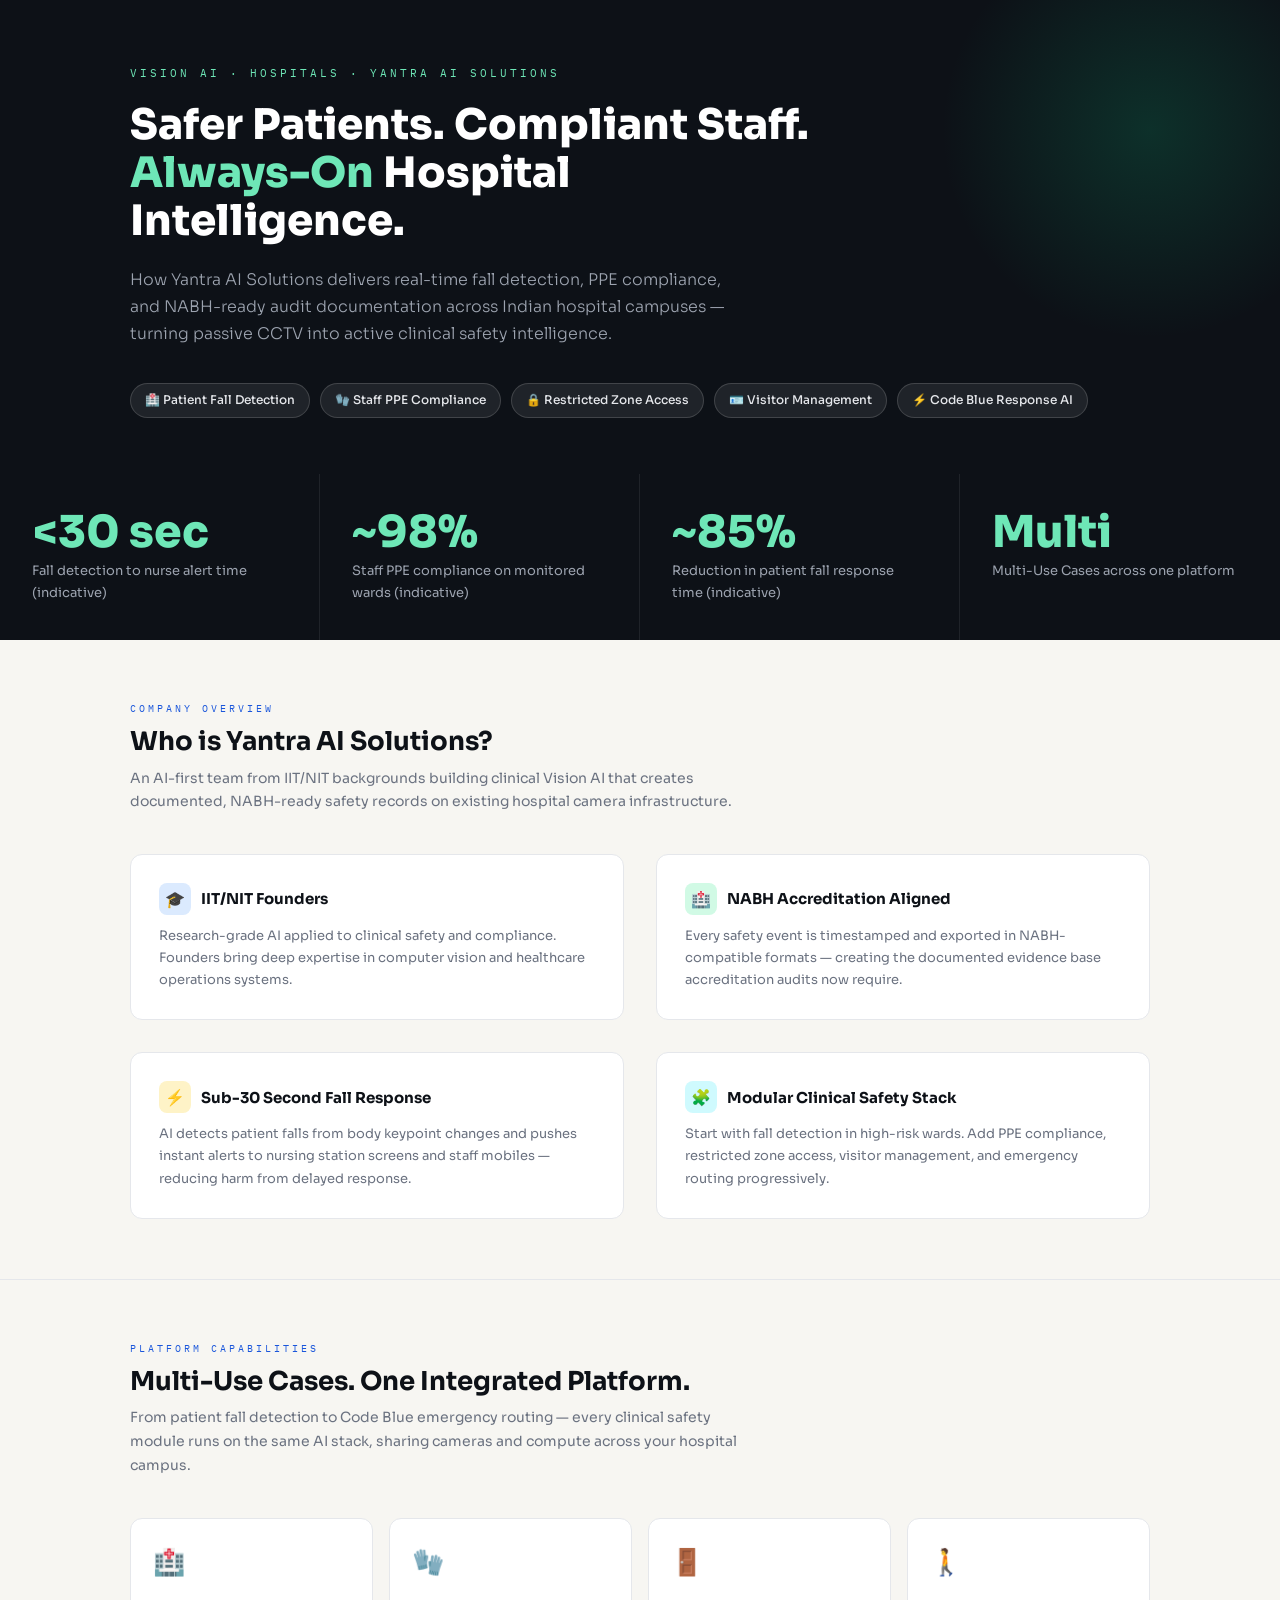
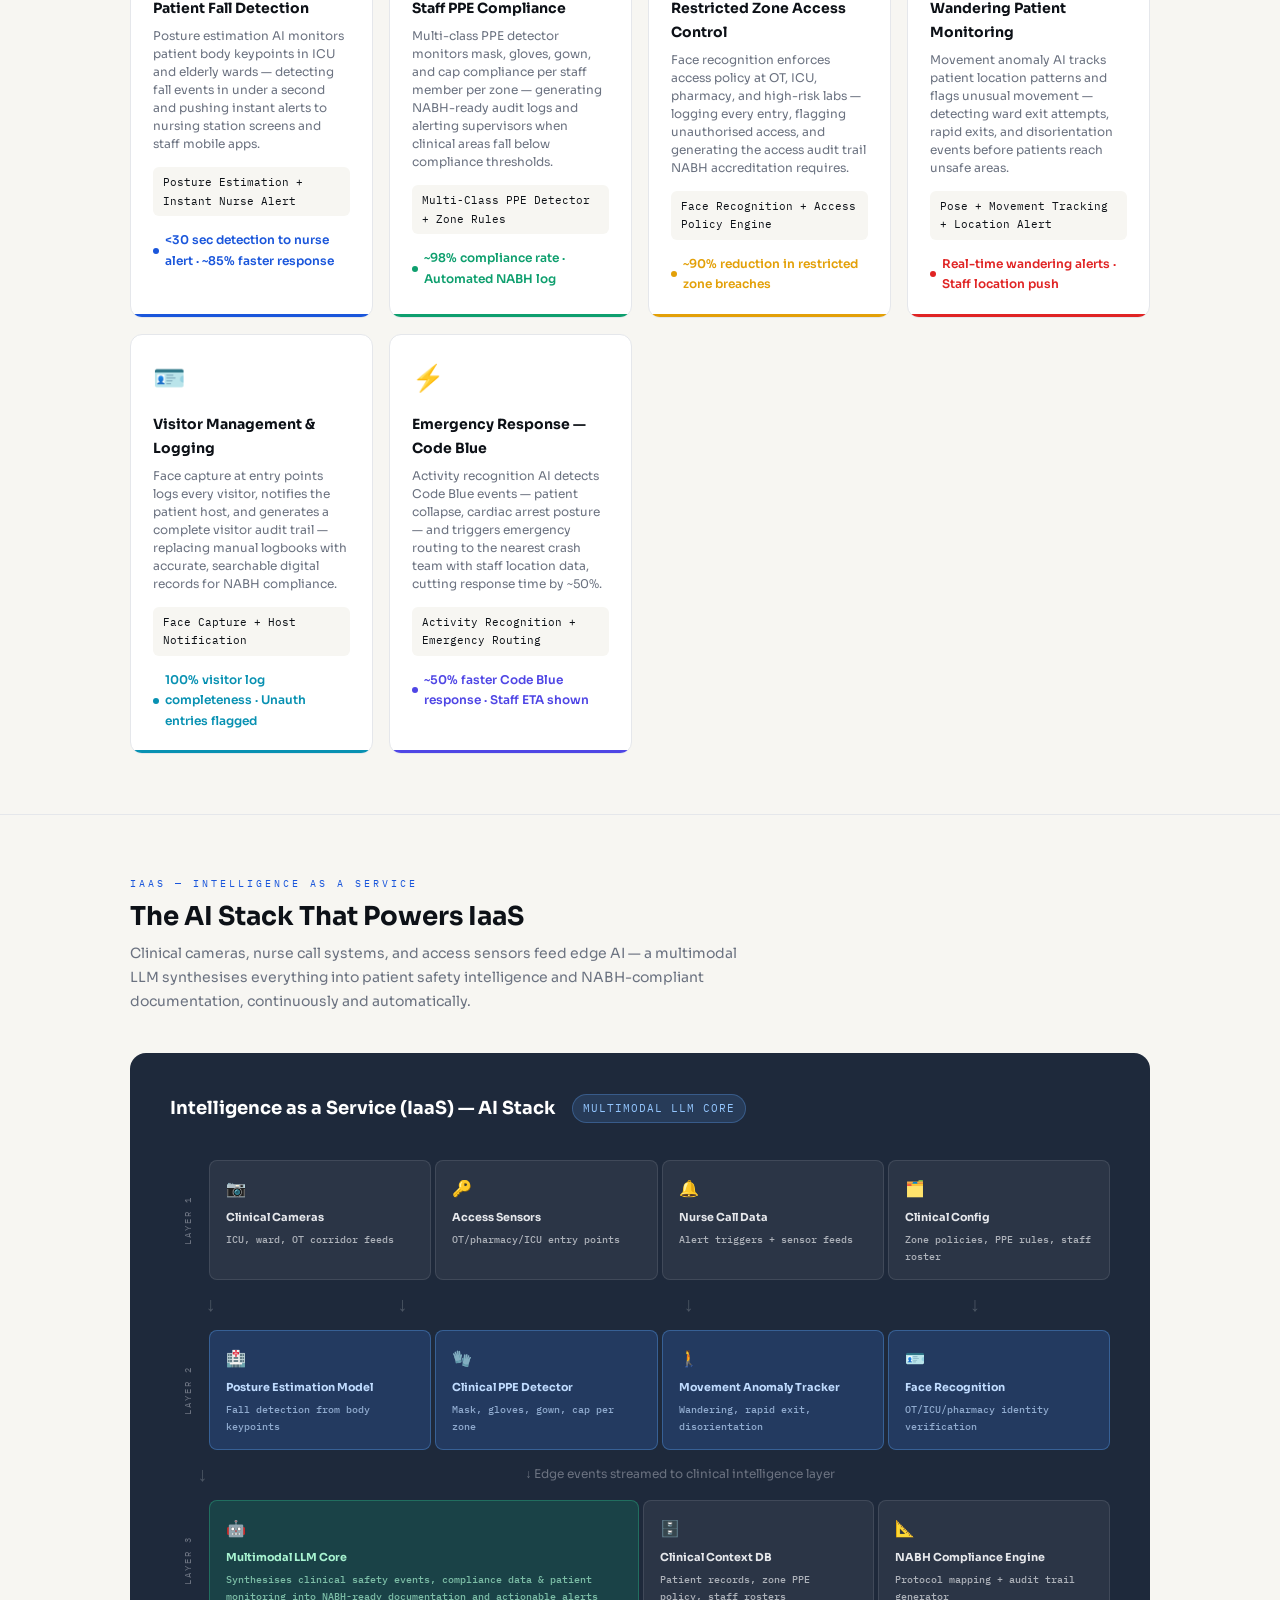
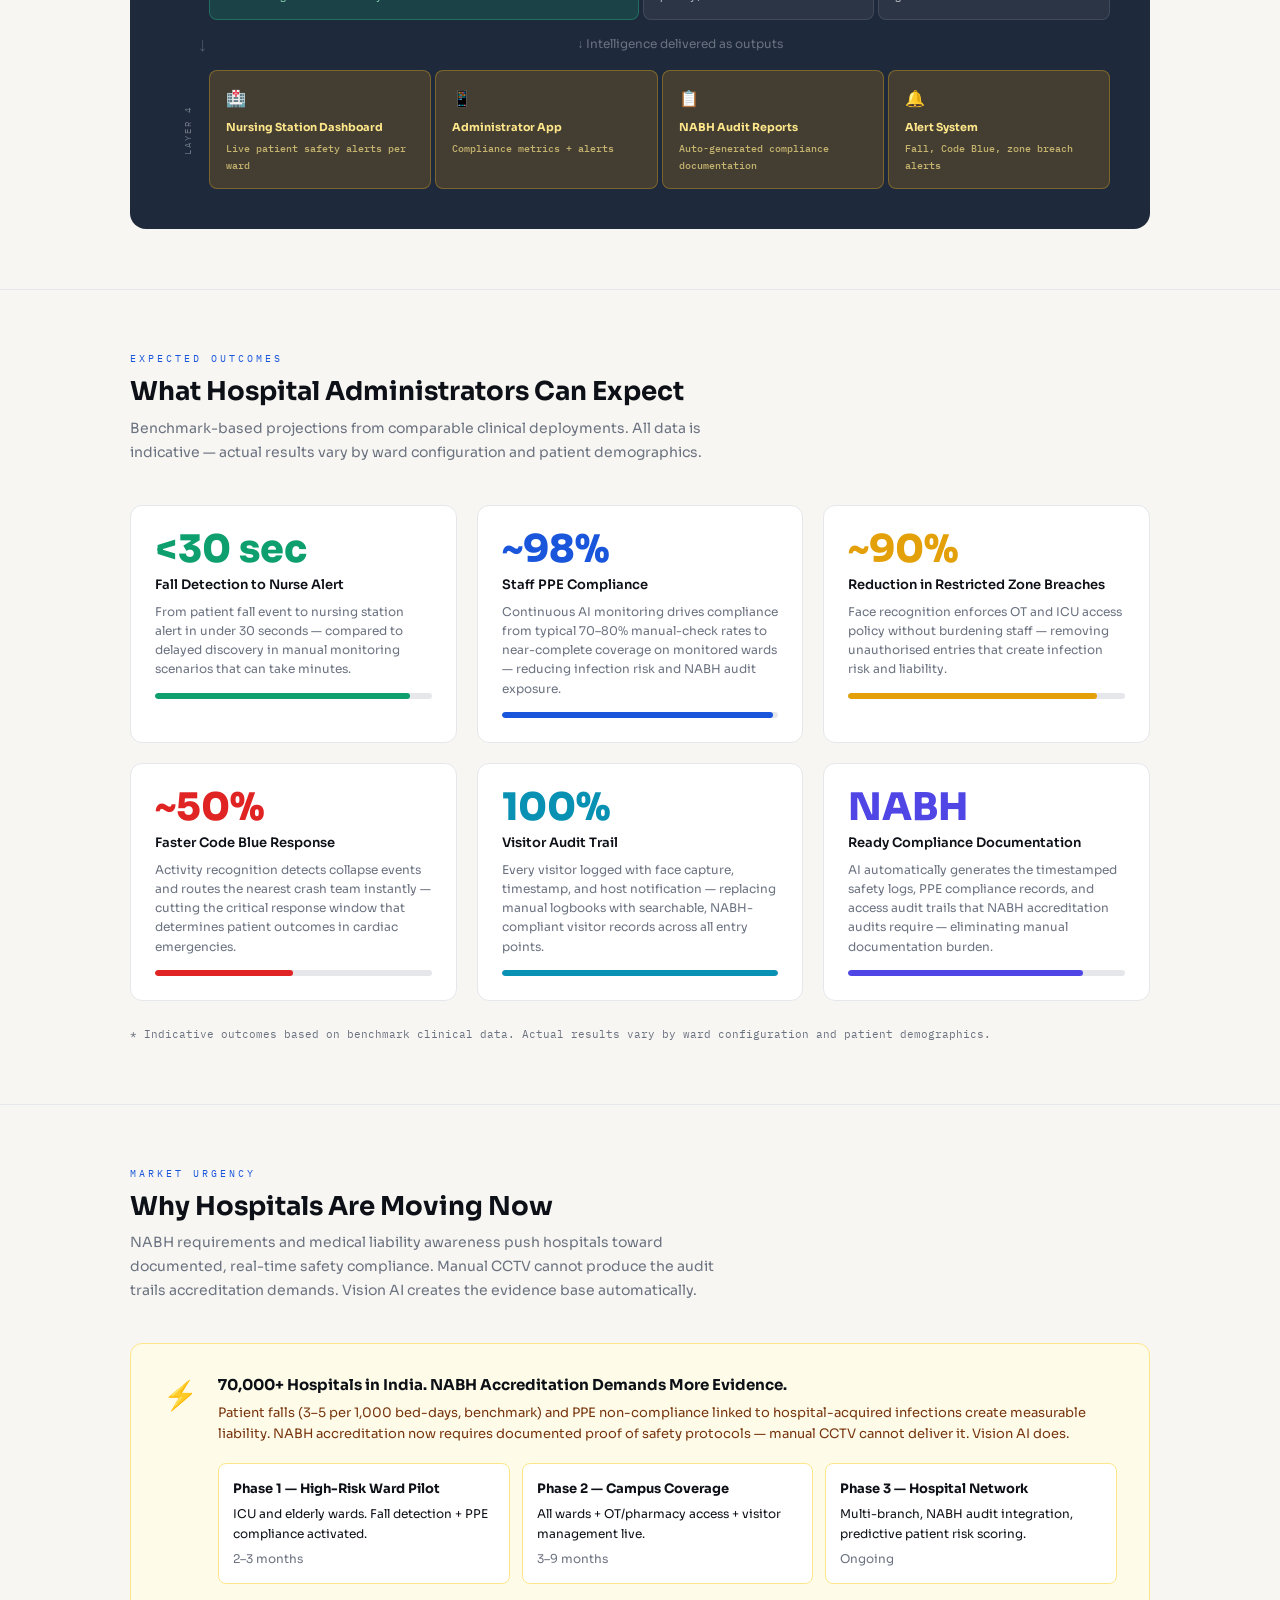
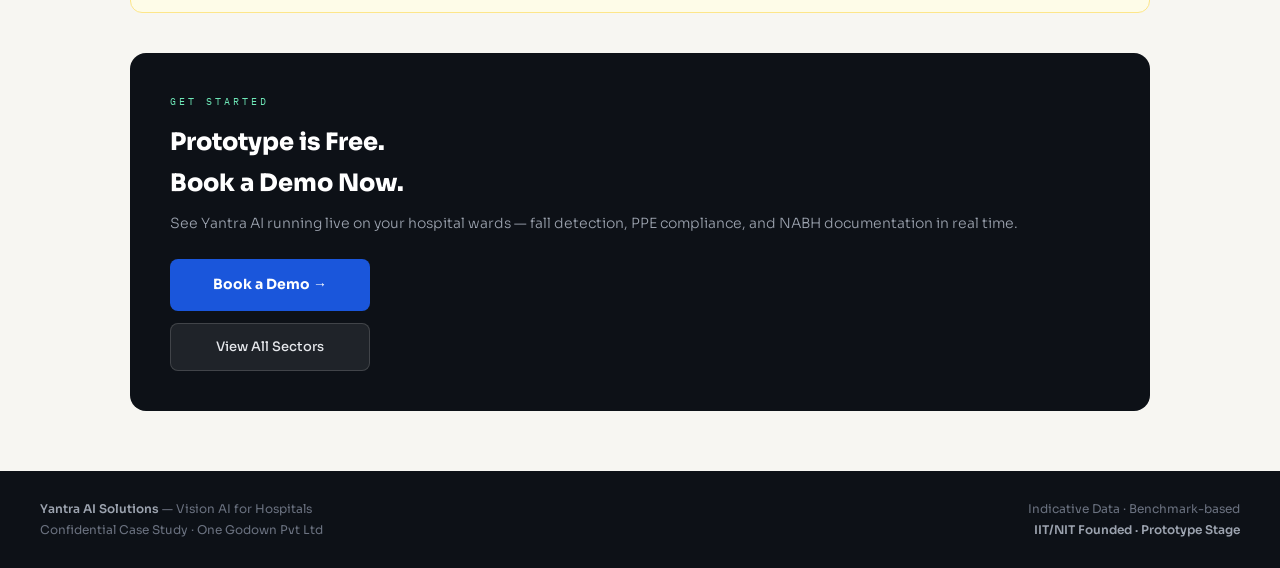
<file: case-studies/Hospitals_YantraAI_CaseStudy.html>
<!DOCTYPE html>
<html lang="en">
<head>
<meta charset="UTF-8">
<meta name="viewport" content="width=device-width, initial-scale=1.0">
<title>Yantra AI Solutions — Vision AI for Hospitals</title>
<link href="https://fonts.googleapis.com/css2?family=Sora:wght@300;400;500;600;700;800&family=IBM+Plex+Mono:wght@400;500&display=swap" rel="stylesheet">
<style>
  :root {
    --ink: #0d1117;
    --bg: #f7f6f2;
    --white: #ffffff;
    --accent: #1a56db;
    --accent2: #0e9f6e;
    --accent3: #e3a008;
    --accent4: #e02424;
    --muted: #6b7280;
    --border: #e5e7eb;
    --card: #ffffff;
    --tag-bg: #eef2ff;
    --tag-fg: #3730a3;
  }
  * { box-sizing: border-box; margin: 0; padding: 0; }
  body { font-family: 'Sora', sans-serif; background: var(--bg); color: var(--ink); font-size: 15px; line-height: 1.7; }

  .hero { background: var(--ink); color: var(--white); padding: 64px 60px 56px; position: relative; overflow: hidden; }
  .hero::before { content: ''; position: absolute; top: -80px; right: -80px; width: 420px; height: 420px; border-radius: 50%; background: radial-gradient(circle, rgba(14,159,110,0.22) 0%, transparent 70%); pointer-events: none; }
  .hero-eyebrow { font-family: 'IBM Plex Mono', monospace; font-size: 11px; letter-spacing: 3px; text-transform: uppercase; color: #6ee7b7; margin-bottom: 18px; }
  .hero h1 { font-size: 42px; font-weight: 800; line-height: 1.15; max-width: 700px; margin-bottom: 20px; }
  .hero h1 span { color: #6ee7b7; }
  .hero-sub { font-size: 16px; color: #9ca3af; max-width: 600px; font-weight: 300; margin-bottom: 36px; }
  .hero-badges { display: flex; flex-wrap: wrap; gap: 10px; }
  .badge { background: rgba(255,255,255,0.08); border: 1px solid rgba(255,255,255,0.15); color: #e5e7eb; padding: 6px 14px; border-radius: 40px; font-size: 12px; font-weight: 500; }

  .container { max-width: 1100px; margin: 0 auto; padding: 0 40px; }
  section { padding: 60px 0; }
  section + section { border-top: 1px solid var(--border); }
  .section-label { font-family: 'IBM Plex Mono', monospace; font-size: 10px; letter-spacing: 3px; text-transform: uppercase; color: var(--accent); margin-bottom: 8px; }
  .section-title { font-size: 26px; font-weight: 700; margin-bottom: 8px; line-height: 1.3; }
  .section-desc { color: var(--muted); font-size: 14px; max-width: 620px; margin-bottom: 40px; font-weight: 400; }

  .kpi-strip { background: var(--ink); padding: 0; }
  .kpi-grid { display: grid; grid-template-columns: repeat(4, 1fr); }
  .kpi-item { padding: 36px 32px; border-right: 1px solid rgba(255,255,255,0.08); color: var(--white); }
  .kpi-item:last-child { border-right: none; }
  .kpi-num { font-size: 44px; font-weight: 800; color: #6ee7b7; line-height: 1; margin-bottom: 6px; }
  .kpi-label { font-size: 13px; color: #9ca3af; font-weight: 400; }

  .about-grid { display: grid; grid-template-columns: 1fr 1fr; gap: 32px; }
  .about-card { background: var(--card); border: 1px solid var(--border); border-radius: 12px; padding: 28px; }
  .about-card h3 { font-size: 15px; font-weight: 700; margin-bottom: 10px; display: flex; align-items: center; gap: 10px; }
  .icon { width: 32px; height: 32px; border-radius: 8px; display: flex; align-items: center; justify-content: center; font-size: 16px; flex-shrink: 0; }
  .icon-blue { background: #dbeafe; }
  .icon-green { background: #d1fae5; }
  .icon-yellow { background: #fef3c7; }
  .icon-teal { background: #cffafe; }

  .usecase-grid { display: grid; grid-template-columns: repeat(auto-fill, minmax(240px, 1fr)); gap: 16px; }
  .uc-card { background: var(--card); border: 1px solid var(--border); border-radius: 12px; padding: 22px; position: relative; overflow: hidden; transition: box-shadow 0.2s; }
  .uc-card:hover { box-shadow: 0 8px 24px rgba(0,0,0,0.08); }
  .uc-card::after { content: ''; position: absolute; bottom: 0; left: 0; right: 0; height: 3px; }
  .uc-card.blue::after { background: var(--accent); }
  .uc-card.green::after { background: #0e9f6e; }
  .uc-card.yellow::after { background: var(--accent3); }
  .uc-card.red::after { background: var(--accent4); }
  .uc-card.teal::after { background: #0891b2; }
  .uc-card.indigo::after { background: #4f46e5; }
  .uc-emoji { font-size: 26px; margin-bottom: 12px; }
  .uc-title { font-size: 14px; font-weight: 700; margin-bottom: 6px; }
  .uc-desc { font-size: 12px; color: var(--muted); margin-bottom: 14px; line-height: 1.5; }
  .uc-solution { font-size: 11px; font-family: 'IBM Plex Mono', monospace; background: var(--bg); border-radius: 6px; padding: 6px 10px; color: var(--ink); margin-bottom: 14px; }
  .uc-kpi { font-size: 12px; font-weight: 600; display: flex; align-items: center; gap: 6px; }
  .kpi-dot { width: 6px; height: 6px; border-radius: 50%; background: currentColor; flex-shrink: 0; }

  .iaas-wrap { background: #1e293b; border-radius: 16px; padding: 40px; color: var(--white); }
  .iaas-title-bar { display: flex; align-items: center; gap: 16px; margin-bottom: 36px; }
  .iaas-title-bar h3 { font-size: 18px; font-weight: 700; color: var(--white); }
  .iaas-badge { background: rgba(96,165,250,0.15); border: 1px solid rgba(96,165,250,0.3); color: #93c5fd; font-size: 11px; padding: 4px 10px; border-radius: 20px; font-family: 'IBM Plex Mono', monospace; letter-spacing: 1px; }
  .iaas-stack { display: flex; flex-direction: column; gap: 4px; }
  .iaas-row { display: flex; align-items: stretch; gap: 4px; }
  .iaas-layer-label { writing-mode: vertical-rl; transform: rotate(180deg); font-size: 9px; font-family: 'IBM Plex Mono', monospace; letter-spacing: 2px; text-transform: uppercase; color: #6b7280; padding: 0 10px; display: flex; align-items: center; justify-content: center; min-width: 32px; }
  .iaas-cells { display: flex; flex: 1; gap: 4px; }
  .iaas-cell { flex: 1; background: rgba(255,255,255,0.06); border: 1px solid rgba(255,255,255,0.1); border-radius: 8px; padding: 14px 16px; font-size: 12px; font-weight: 500; color: #e5e7eb; display: flex; flex-direction: column; gap: 4px; }
  .iaas-cell.highlight { background: rgba(59,130,246,0.2); border-color: rgba(96,165,250,0.35); color: #bfdbfe; }
  .iaas-cell.green-hl { background: rgba(16,185,129,0.18); border-color: rgba(52,211,153,0.3); color: #a7f3d0; }
  .iaas-cell.yellow-hl { background: rgba(245,158,11,0.18); border-color: rgba(251,191,36,0.3); color: #fde68a; }
  .iaas-cell .cell-icon { font-size: 16px; margin-bottom: 2px; }
  .iaas-cell .cell-label { font-size: 11px; font-weight: 700; }
  .iaas-cell .cell-sub { font-size: 10px; opacity: 0.7; font-family: 'IBM Plex Mono', monospace; }
  .iaas-arrow-row { display: flex; justify-content: center; align-items: center; gap: 16px; padding: 4px 0; }
  .iaas-down-arrow { color: #4b5563; font-size: 20px; flex: 1; text-align: center; }

  .benefits-grid { display: grid; grid-template-columns: repeat(3, 1fr); gap: 20px; }
  .benefit-card { background: var(--card); border: 1px solid var(--border); border-radius: 12px; padding: 24px; }
  .benefit-num { font-size: 38px; font-weight: 800; line-height: 1; margin-bottom: 6px; }
  .benefit-label { font-size: 13px; font-weight: 600; margin-bottom: 6px; }
  .benefit-desc { font-size: 12px; color: var(--muted); line-height: 1.6; }
  .bar-track { margin-top: 14px; background: var(--border); border-radius: 4px; height: 6px; overflow: hidden; }
  .bar-fill { height: 100%; border-radius: 4px; }

  .urgency-band { background: #fefce8; border: 1.5px solid #fde68a; border-radius: 12px; padding: 28px 32px; display: flex; gap: 20px; align-items: flex-start; }
  .urgency-icon { font-size: 28px; flex-shrink: 0; }
  .urgency-body h4 { font-size: 15px; font-weight: 700; margin-bottom: 6px; }
  .urgency-body p { font-size: 13px; color: #78350f; line-height: 1.6; }
  .phase-row { display: flex; gap: 12px; margin-top: 18px; }
  .phase-item { flex: 1; background: var(--white); border: 1px solid #fde68a; border-radius: 8px; padding: 14px; font-size: 12px; }
  .phase-item strong { display: block; font-size: 13px; font-weight: 700; margin-bottom: 4px; }

  .doc-footer { background: var(--ink); color: #6b7280; padding: 28px 40px; font-size: 12px; display: flex; justify-content: space-between; align-items: center; }
  .doc-footer span { font-weight: 600; color: #9ca3af; }

  @media (max-width: 900px) {
    .kpi-grid { grid-template-columns: repeat(2, 1fr); }
    .usecase-grid { grid-template-columns: repeat(2, 1fr); }
    .benefits-grid { grid-template-columns: 1fr 1fr; }
    .about-grid { grid-template-columns: 1fr; }
    .hero { padding: 40px 24px; }
    .hero h1 { font-size: 28px; }
    .container { padding: 0 20px; }
    .phase-row { flex-direction: column; }
  }
  @media print {
    body { background: white; }
    .hero { -webkit-print-color-adjust: exact; }
    .kpi-strip { -webkit-print-color-adjust: exact; }
  }
</style>
</head>
<body>

<!-- ══ HERO ══════════════════════════════════════════════ -->
<div class="hero">
  <div class="container">
    <p class="hero-eyebrow">Vision AI · Hospitals · Yantra AI Solutions</p>
    <h1>Safer Patients. Compliant Staff.<br><span>Always-On</span> Hospital Intelligence.</h1>
    <p class="hero-sub">How Yantra AI Solutions delivers real-time fall detection, PPE compliance, and NABH-ready audit documentation across Indian hospital campuses — turning passive CCTV into active clinical safety intelligence.</p>
    <div class="hero-badges">
      <span class="badge">🏥 Patient Fall Detection</span>
      <span class="badge">🧤 Staff PPE Compliance</span>
      <span class="badge">🔒 Restricted Zone Access</span>
      <span class="badge">🪪 Visitor Management</span>
      <span class="badge">⚡ Code Blue Response AI</span>
    </div>
  </div>
</div>

<!-- ══ KPI STRIP ══════════════════════════════════════════ -->
<div class="kpi-strip">
  <div class="kpi-grid">
    <div class="kpi-item">
      <div class="kpi-num">&lt;30 sec</div>
      <div class="kpi-label">Fall detection to nurse alert time (indicative)</div>
    </div>
    <div class="kpi-item">
      <div class="kpi-num">~98%</div>
      <div class="kpi-label">Staff PPE compliance on monitored wards (indicative)</div>
    </div>
    <div class="kpi-item">
      <div class="kpi-num">~85%</div>
      <div class="kpi-label">Reduction in patient fall response time (indicative)</div>
    </div>
    <div class="kpi-item">
      <div class="kpi-num">Multi</div>
      <div class="kpi-label">Multi-Use Cases across one platform</div>
    </div>
  </div>
</div>

<!-- ══ ABOUT YANTRA ═══════════════════════════════════════ -->
<section>
  <div class="container">
    <p class="section-label">Company Overview</p>
    <h2 class="section-title">Who is Yantra AI Solutions?</h2>
    <p class="section-desc">An AI-first team from IIT/NIT backgrounds building clinical Vision AI that creates documented, NABH-ready safety records on existing hospital camera infrastructure.</p>
    <div class="about-grid">
      <div class="about-card">
        <h3><span class="icon icon-blue">🎓</span> IIT/NIT Founders</h3>
        <p style="font-size:13px;color:var(--muted);">Research-grade AI applied to clinical safety and compliance. Founders bring deep expertise in computer vision and healthcare operations systems.</p>
      </div>
      <div class="about-card">
        <h3><span class="icon icon-green">🏥</span> NABH Accreditation Aligned</h3>
        <p style="font-size:13px;color:var(--muted);">Every safety event is timestamped and exported in NABH-compatible formats — creating the documented evidence base accreditation audits now require.</p>
      </div>
      <div class="about-card">
        <h3><span class="icon icon-yellow">⚡</span> Sub-30 Second Fall Response</h3>
        <p style="font-size:13px;color:var(--muted);">AI detects patient falls from body keypoint changes and pushes instant alerts to nursing station screens and staff mobiles — reducing harm from delayed response.</p>
      </div>
      <div class="about-card">
        <h3><span class="icon icon-teal">🧩</span> Modular Clinical Safety Stack</h3>
        <p style="font-size:13px;color:var(--muted);">Start with fall detection in high-risk wards. Add PPE compliance, restricted zone access, visitor management, and emergency routing progressively.</p>
      </div>
    </div>
  </div>
</section>

<!-- ══ USE CASES ══════════════════════════════════════════ -->
<section>
  <div class="container">
    <p class="section-label">Platform Capabilities</p>
    <h2 class="section-title">Multi-Use Cases. One Integrated Platform.</h2>
    <p class="section-desc">From patient fall detection to Code Blue emergency routing — every clinical safety module runs on the same AI stack, sharing cameras and compute across your hospital campus.</p>
    <div class="usecase-grid">

      <div class="uc-card blue">
        <div class="uc-emoji">🏥</div>
        <div class="uc-title">Patient Fall Detection</div>
        <div class="uc-desc">Posture estimation AI monitors patient body keypoints in ICU and elderly wards — detecting fall events in under a second and pushing instant alerts to nursing station screens and staff mobile apps.</div>
        <div class="uc-solution">Posture Estimation + Instant Nurse Alert</div>
        <div class="uc-kpi" style="color:#1a56db"><span class="kpi-dot"></span>&lt;30 sec detection to nurse alert · ~85% faster response</div>
      </div>

      <div class="uc-card green">
        <div class="uc-emoji">🧤</div>
        <div class="uc-title">Staff PPE Compliance</div>
        <div class="uc-desc">Multi-class PPE detector monitors mask, gloves, gown, and cap compliance per staff member per zone — generating NABH-ready audit logs and alerting supervisors when clinical areas fall below compliance thresholds.</div>
        <div class="uc-solution">Multi-Class PPE Detector + Zone Rules</div>
        <div class="uc-kpi" style="color:#0e9f6e"><span class="kpi-dot"></span>~98% compliance rate · Automated NABH log</div>
      </div>

      <div class="uc-card yellow">
        <div class="uc-emoji">🚪</div>
        <div class="uc-title">Restricted Zone Access Control</div>
        <div class="uc-desc">Face recognition enforces access policy at OT, ICU, pharmacy, and high-risk labs — logging every entry, flagging unauthorised access, and generating the access audit trail NABH accreditation requires.</div>
        <div class="uc-solution">Face Recognition + Access Policy Engine</div>
        <div class="uc-kpi" style="color:#e3a008"><span class="kpi-dot"></span>~90% reduction in restricted zone breaches</div>
      </div>

      <div class="uc-card red">
        <div class="uc-emoji">🚶</div>
        <div class="uc-title">Wandering Patient Monitoring</div>
        <div class="uc-desc">Movement anomaly AI tracks patient location patterns and flags unusual movement — detecting ward exit attempts, rapid exits, and disorientation events before patients reach unsafe areas.</div>
        <div class="uc-solution">Pose + Movement Tracking + Location Alert</div>
        <div class="uc-kpi" style="color:#e02424"><span class="kpi-dot"></span>Real-time wandering alerts · Staff location push</div>
      </div>

      <div class="uc-card teal">
        <div class="uc-emoji">🪪</div>
        <div class="uc-title">Visitor Management & Logging</div>
        <div class="uc-desc">Face capture at entry points logs every visitor, notifies the patient host, and generates a complete visitor audit trail — replacing manual logbooks with accurate, searchable digital records for NABH compliance.</div>
        <div class="uc-solution">Face Capture + Host Notification</div>
        <div class="uc-kpi" style="color:#0891b2"><span class="kpi-dot"></span>100% visitor log completeness · Unauth entries flagged</div>
      </div>

      <div class="uc-card indigo">
        <div class="uc-emoji">⚡</div>
        <div class="uc-title">Emergency Response — Code Blue</div>
        <div class="uc-desc">Activity recognition AI detects Code Blue events — patient collapse, cardiac arrest posture — and triggers emergency routing to the nearest crash team with staff location data, cutting response time by ~50%.</div>
        <div class="uc-solution">Activity Recognition + Emergency Routing</div>
        <div class="uc-kpi" style="color:#4f46e5"><span class="kpi-dot"></span>~50% faster Code Blue response · Staff ETA shown</div>
      </div>

    </div>
  </div>
</section>

<!-- ══ IAAS STACK ══════════════════════════════════════════ -->
<section>
  <div class="container">
    <p class="section-label">IaaS — Intelligence as a Service</p>
    <h2 class="section-title">The AI Stack That Powers IaaS</h2>
    <p class="section-desc">Clinical cameras, nurse call systems, and access sensors feed edge AI — a multimodal LLM synthesises everything into patient safety intelligence and NABH-compliant documentation, continuously and automatically.</p>

    <div class="iaas-wrap">
      <div class="iaas-title-bar">
        <h3>Intelligence as a Service (IaaS) — AI Stack</h3>
        <span class="iaas-badge">MULTIMODAL LLM CORE</span>
      </div>
      <div class="iaas-stack">

        <div class="iaas-row">
          <div class="iaas-layer-label">Layer 1</div>
          <div class="iaas-cells">
            <div class="iaas-cell"><span class="cell-icon">📷</span><span class="cell-label">Clinical Cameras</span><span class="cell-sub">ICU, ward, OT corridor feeds</span></div>
            <div class="iaas-cell"><span class="cell-icon">🔑</span><span class="cell-label">Access Sensors</span><span class="cell-sub">OT/pharmacy/ICU entry points</span></div>
            <div class="iaas-cell"><span class="cell-icon">🔔</span><span class="cell-label">Nurse Call Data</span><span class="cell-sub">Alert triggers + sensor feeds</span></div>
            <div class="iaas-cell"><span class="cell-icon">🗂️</span><span class="cell-label">Clinical Config</span><span class="cell-sub">Zone policies, PPE rules, staff roster</span></div>
          </div>
        </div>

        <div class="iaas-arrow-row">
          <div class="iaas-down-arrow" style="flex:0.3">↓</div>
          <div class="iaas-down-arrow">↓</div>
          <div class="iaas-down-arrow">↓</div>
          <div class="iaas-down-arrow">↓</div>
        </div>

        <div class="iaas-row">
          <div class="iaas-layer-label">Layer 2</div>
          <div class="iaas-cells">
            <div class="iaas-cell highlight"><span class="cell-icon">🏥</span><span class="cell-label">Posture Estimation Model</span><span class="cell-sub">Fall detection from body keypoints</span></div>
            <div class="iaas-cell highlight"><span class="cell-icon">🧤</span><span class="cell-label">Clinical PPE Detector</span><span class="cell-sub">Mask, gloves, gown, cap per zone</span></div>
            <div class="iaas-cell highlight"><span class="cell-icon">🚶</span><span class="cell-label">Movement Anomaly Tracker</span><span class="cell-sub">Wandering, rapid exit, disorientation</span></div>
            <div class="iaas-cell highlight"><span class="cell-icon">🪪</span><span class="cell-label">Face Recognition</span><span class="cell-sub">OT/ICU/pharmacy identity verification</span></div>
          </div>
        </div>

        <div class="iaas-arrow-row">
          <div class="iaas-down-arrow" style="flex:0.3">↓</div>
          <div class="iaas-down-arrow" style="flex:4;text-align:center;font-size:12px;color:#6b7280">↓ Edge events streamed to clinical intelligence layer</div>
        </div>

        <div class="iaas-row">
          <div class="iaas-layer-label">Layer 3</div>
          <div class="iaas-cells">
            <div class="iaas-cell green-hl" style="flex:2"><span class="cell-icon">🤖</span><span class="cell-label">Multimodal LLM Core</span><span class="cell-sub">Synthesises clinical safety events, compliance data & patient monitoring into NABH-ready documentation and actionable alerts</span></div>
            <div class="iaas-cell"><span class="cell-icon">🗄️</span><span class="cell-label">Clinical Context DB</span><span class="cell-sub">Patient records, zone PPE policy, staff rosters</span></div>
            <div class="iaas-cell"><span class="cell-icon">📐</span><span class="cell-label">NABH Compliance Engine</span><span class="cell-sub">Protocol mapping + audit trail generator</span></div>
          </div>
        </div>

        <div class="iaas-arrow-row">
          <div class="iaas-down-arrow" style="flex:0.3">↓</div>
          <div class="iaas-down-arrow" style="flex:4;text-align:center;font-size:12px;color:#6b7280">↓ Intelligence delivered as outputs</div>
        </div>

        <div class="iaas-row">
          <div class="iaas-layer-label">Layer 4</div>
          <div class="iaas-cells">
            <div class="iaas-cell yellow-hl"><span class="cell-icon">🏥</span><span class="cell-label">Nursing Station Dashboard</span><span class="cell-sub">Live patient safety alerts per ward</span></div>
            <div class="iaas-cell yellow-hl"><span class="cell-icon">📱</span><span class="cell-label">Administrator App</span><span class="cell-sub">Compliance metrics + alerts</span></div>
            <div class="iaas-cell yellow-hl"><span class="cell-icon">📋</span><span class="cell-label">NABH Audit Reports</span><span class="cell-sub">Auto-generated compliance documentation</span></div>
            <div class="iaas-cell yellow-hl"><span class="cell-icon">🔔</span><span class="cell-label">Alert System</span><span class="cell-sub">Fall, Code Blue, zone breach alerts</span></div>
          </div>
        </div>

      </div>
    </div>
  </div>
</section>

<!-- ══ EXPECTED BENEFITS ═══════════════════════════════════ -->
<section>
  <div class="container">
    <p class="section-label">Expected Outcomes</p>
    <h2 class="section-title">What Hospital Administrators Can Expect</h2>
    <p class="section-desc">Benchmark-based projections from comparable clinical deployments. All data is indicative — actual results vary by ward configuration and patient demographics.</p>
    <div class="benefits-grid">
      <div class="benefit-card">
        <div class="benefit-num" style="color:#0e9f6e">&lt;30 sec</div>
        <div class="benefit-label">Fall Detection to Nurse Alert</div>
        <div class="benefit-desc">From patient fall event to nursing station alert in under 30 seconds — compared to delayed discovery in manual monitoring scenarios that can take minutes.</div>
        <div class="bar-track"><div class="bar-fill" style="width:92%;background:#0e9f6e"></div></div>
      </div>
      <div class="benefit-card">
        <div class="benefit-num" style="color:#1a56db">~98%</div>
        <div class="benefit-label">Staff PPE Compliance</div>
        <div class="benefit-desc">Continuous AI monitoring drives compliance from typical 70–80% manual-check rates to near-complete coverage on monitored wards — reducing infection risk and NABH audit exposure.</div>
        <div class="bar-track"><div class="bar-fill" style="width:98%;background:#1a56db"></div></div>
      </div>
      <div class="benefit-card">
        <div class="benefit-num" style="color:#e3a008">~90%</div>
        <div class="benefit-label">Reduction in Restricted Zone Breaches</div>
        <div class="benefit-desc">Face recognition enforces OT and ICU access policy without burdening staff — removing unauthorised entries that create infection risk and liability.</div>
        <div class="bar-track"><div class="bar-fill" style="width:90%;background:#e3a008"></div></div>
      </div>
      <div class="benefit-card">
        <div class="benefit-num" style="color:#e02424">~50%</div>
        <div class="benefit-label">Faster Code Blue Response</div>
        <div class="benefit-desc">Activity recognition detects collapse events and routes the nearest crash team instantly — cutting the critical response window that determines patient outcomes in cardiac emergencies.</div>
        <div class="bar-track"><div class="bar-fill" style="width:50%;background:#e02424"></div></div>
      </div>
      <div class="benefit-card">
        <div class="benefit-num" style="color:#0891b2">100%</div>
        <div class="benefit-label">Visitor Audit Trail</div>
        <div class="benefit-desc">Every visitor logged with face capture, timestamp, and host notification — replacing manual logbooks with searchable, NABH-compliant visitor records across all entry points.</div>
        <div class="bar-track"><div class="bar-fill" style="width:100%;background:#0891b2"></div></div>
      </div>
      <div class="benefit-card">
        <div class="benefit-num" style="color:#4f46e5">NABH</div>
        <div class="benefit-label">Ready Compliance Documentation</div>
        <div class="benefit-desc">AI automatically generates the timestamped safety logs, PPE compliance records, and access audit trails that NABH accreditation audits require — eliminating manual documentation burden.</div>
        <div class="bar-track"><div class="bar-fill" style="width:85%;background:#4f46e5"></div></div>
      </div>
    </div>
    <p style="font-size:11px;color:var(--muted);margin-top:24px;font-family:'IBM Plex Mono',monospace;">* Indicative outcomes based on benchmark clinical data. Actual results vary by ward configuration and patient demographics.</p>
  </div>
</section>

<!-- ══ URGENCY + ROADMAP + CTA ════════════════════════════ -->
<section>
  <div class="container">
    <p class="section-label">Market Urgency</p>
    <h2 class="section-title">Why Hospitals Are Moving Now</h2>
    <p class="section-desc">NABH requirements and medical liability awareness push hospitals toward documented, real-time safety compliance. Manual CCTV cannot produce the audit trails accreditation demands. Vision AI creates the evidence base automatically.</p>

    <div class="urgency-band">
      <div class="urgency-icon">⚡</div>
      <div class="urgency-body">
        <h4>70,000+ Hospitals in India. NABH Accreditation Demands More Evidence.</h4>
        <p>Patient falls (3–5 per 1,000 bed-days, benchmark) and PPE non-compliance linked to hospital-acquired infections create measurable liability. NABH accreditation now requires documented proof of safety protocols — manual CCTV cannot deliver it. Vision AI does.</p>
        <div class="phase-row">
          <div class="phase-item">
            <strong>Phase 1 — High-Risk Ward Pilot</strong>
            ICU and elderly wards. Fall detection + PPE compliance activated.
            <span style="color:var(--muted);display:block;margin-top:4px">2–3 months</span>
          </div>
          <div class="phase-item">
            <strong>Phase 2 — Campus Coverage</strong>
            All wards + OT/pharmacy access + visitor management live.
            <span style="color:var(--muted);display:block;margin-top:4px">3–9 months</span>
          </div>
          <div class="phase-item">
            <strong>Phase 3 — Hospital Network</strong>
            Multi-branch, NABH audit integration, predictive patient risk scoring.
            <span style="color:var(--muted);display:block;margin-top:4px">Ongoing</span>
          </div>
        </div>
      </div>
    </div>

    <div style="margin-top:40px;background:var(--ink);border-radius:16px;padding:40px;display:flex;align-items:center;justify-content:space-between;gap:24px;flex-wrap:wrap;">
      <div>
        <p style="font-family:'IBM Plex Mono',monospace;font-size:10px;letter-spacing:3px;text-transform:uppercase;color:#6ee7b7;margin-bottom:12px;">GET STARTED</p>
        <h3 style="font-size:24px;font-weight:800;color:#ffffff;margin-bottom:8px;">Prototype is Free.<br>Book a Demo Now.</h3>
        <p style="font-size:14px;color:#9ca3af;font-weight:300;">See Yantra AI running live on your hospital wards — fall detection, PPE compliance, and NABH documentation in real time.</p>
      </div>
      <div style="display:flex;flex-direction:column;gap:12px;min-width:200px;">
        <a href="#" style="background:#1a56db;color:#fff;padding:14px 28px;border-radius:8px;font-weight:700;font-size:14px;text-decoration:none;text-align:center;">Book a Demo →</a>
        <a href="#" style="background:rgba(255,255,255,0.08);border:1px solid rgba(255,255,255,0.15);color:#e5e7eb;padding:12px 28px;border-radius:8px;font-weight:500;font-size:13px;text-decoration:none;text-align:center;">View All Sectors</a>
      </div>
    </div>
  </div>
</section>

<!-- ══ FOOTER ══════════════════════════════════════════════ -->
<div class="doc-footer">
  <div>
    <span>Yantra AI Solutions</span> — Vision AI for Hospitals<br>
    Confidential Case Study · One Godown Pvt Ltd
  </div>
  <div style="text-align:right;">
    Indicative Data · Benchmark-based<br>
    <span>IIT/NIT Founded · Prototype Stage</span>
  </div>
</div>

</body>
</html>
</file>
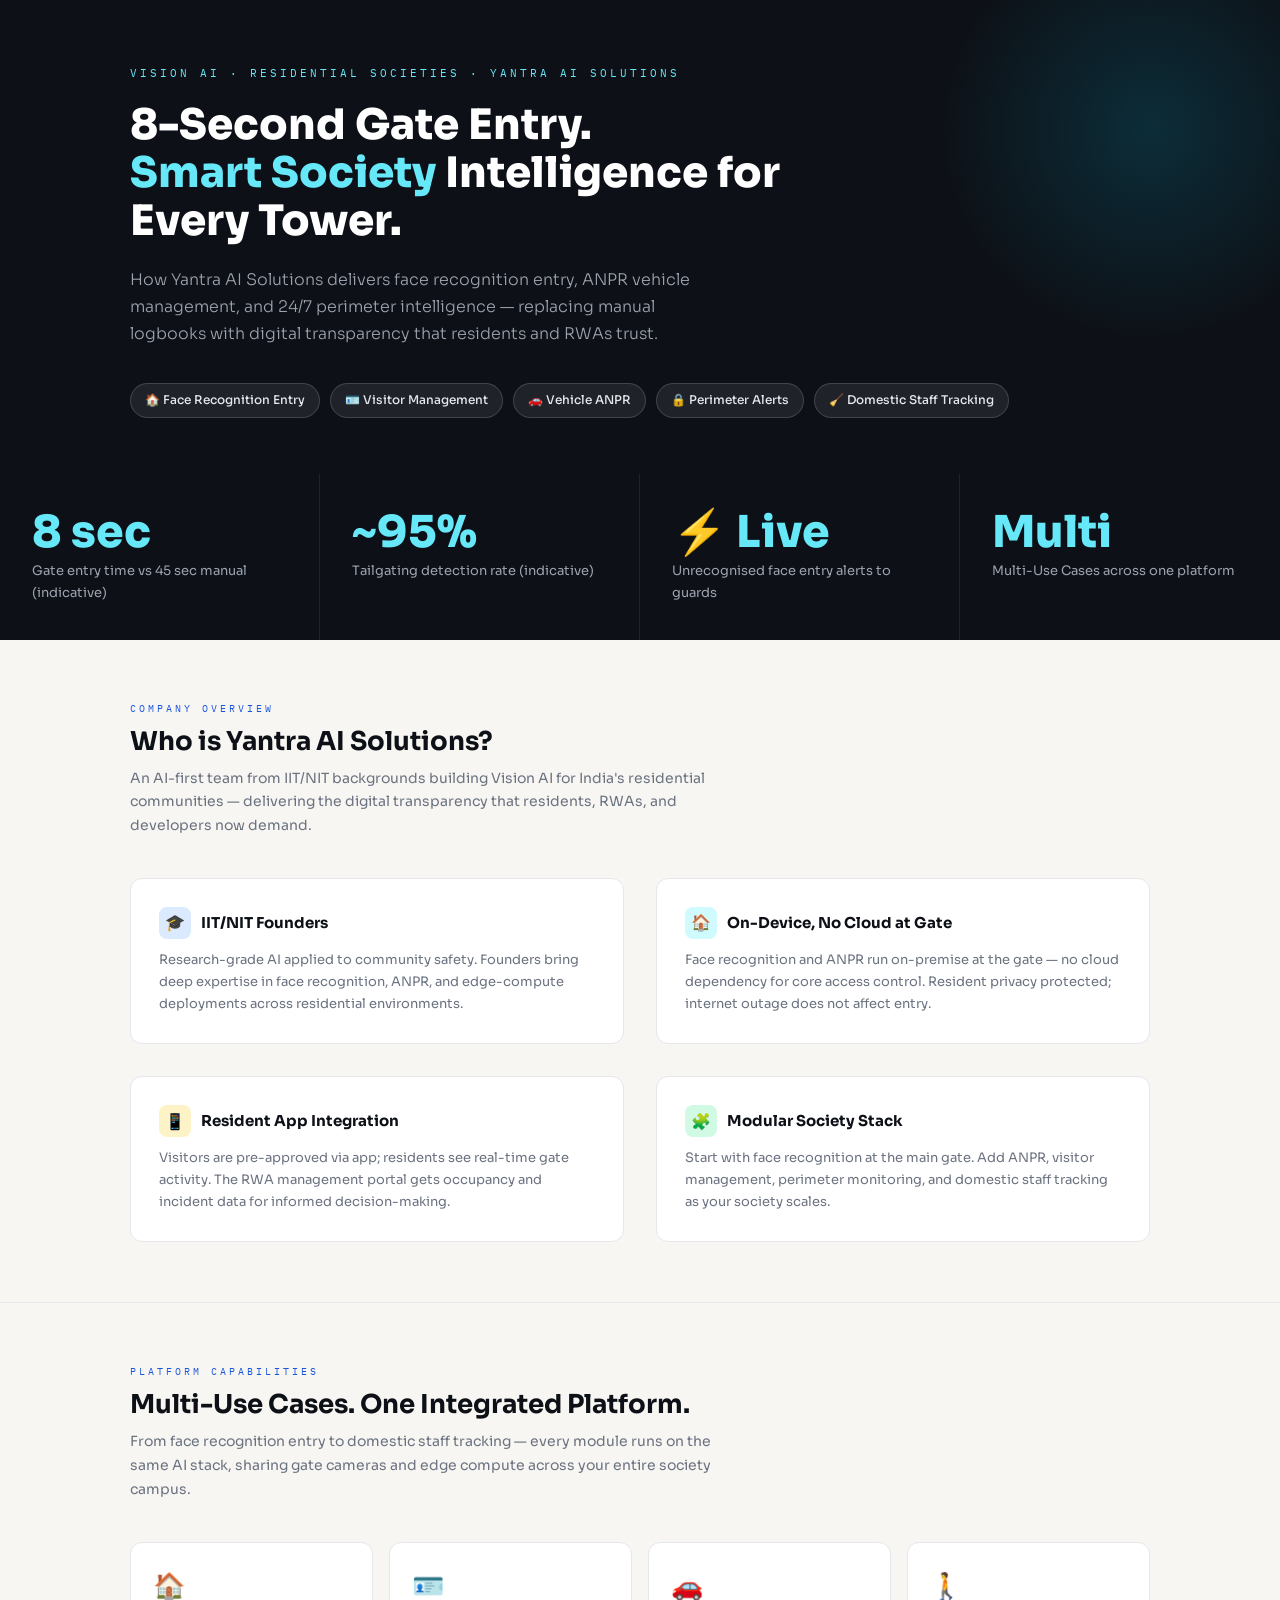
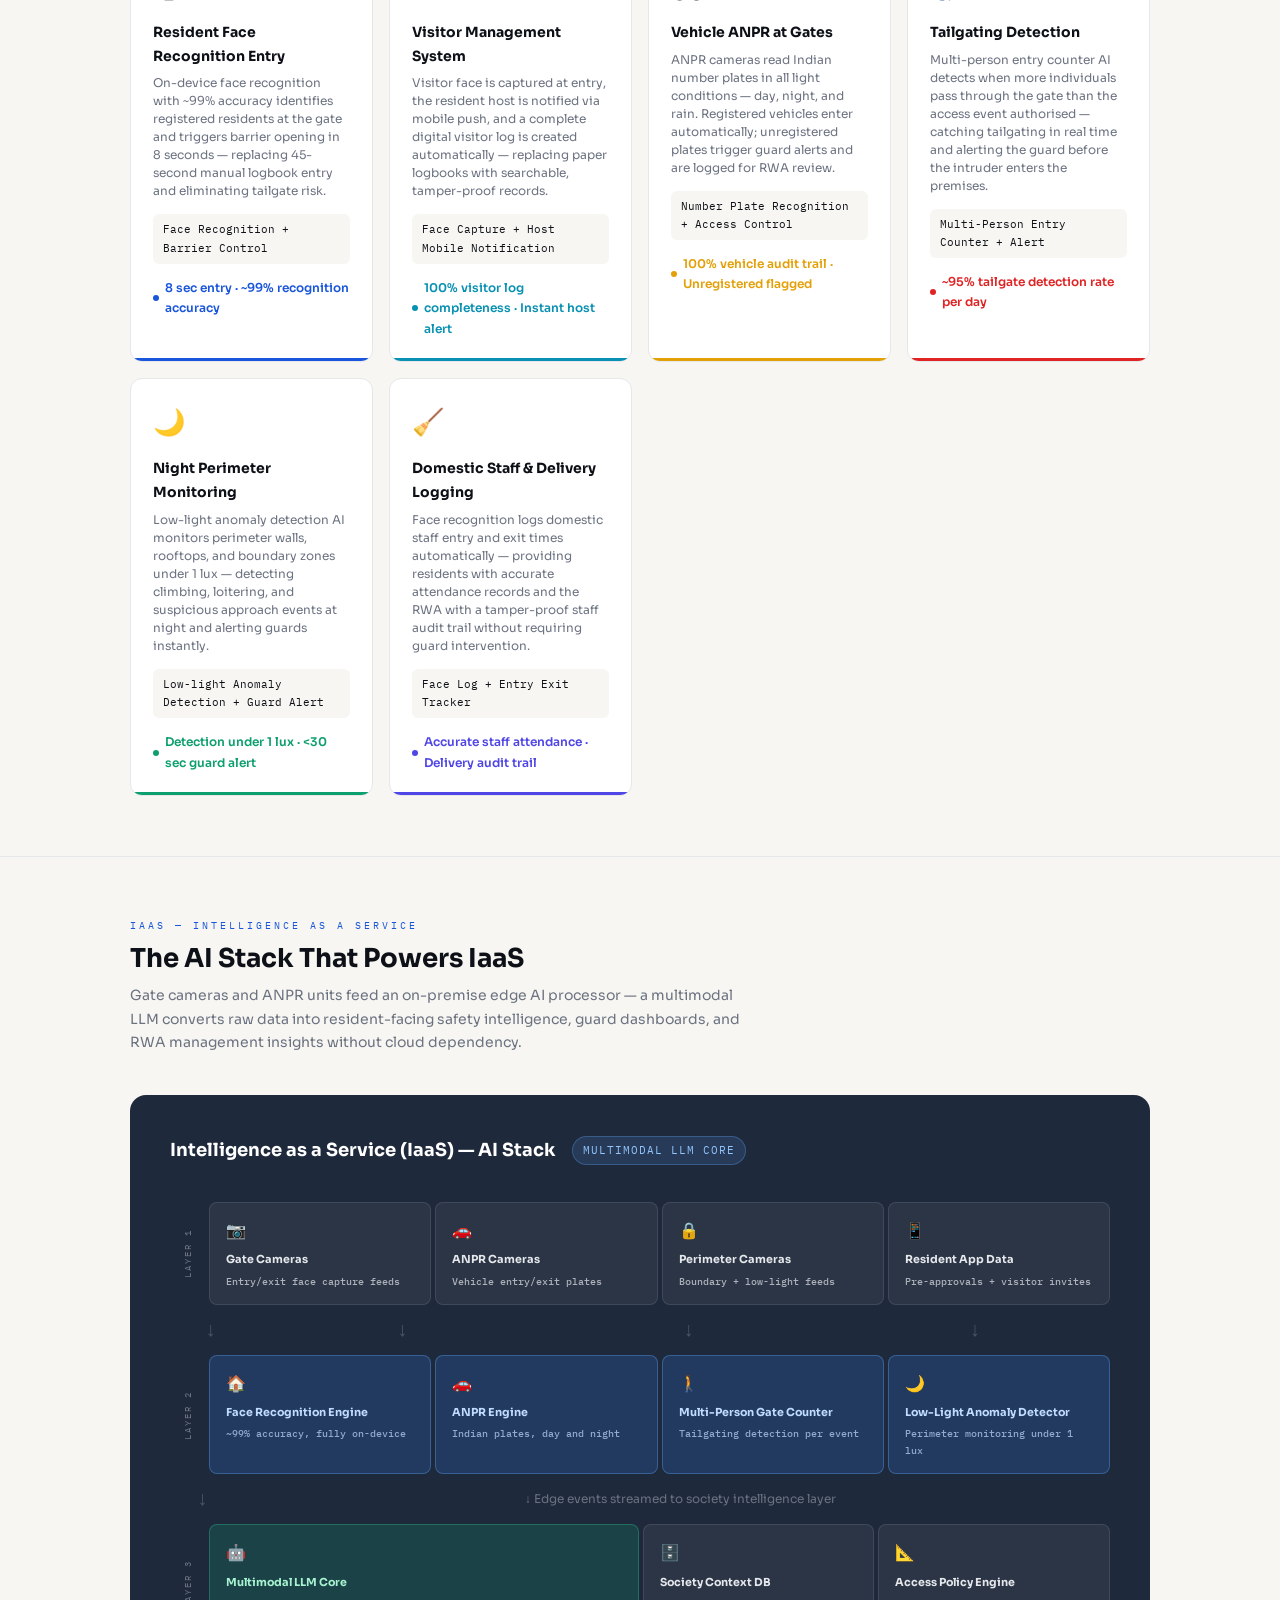
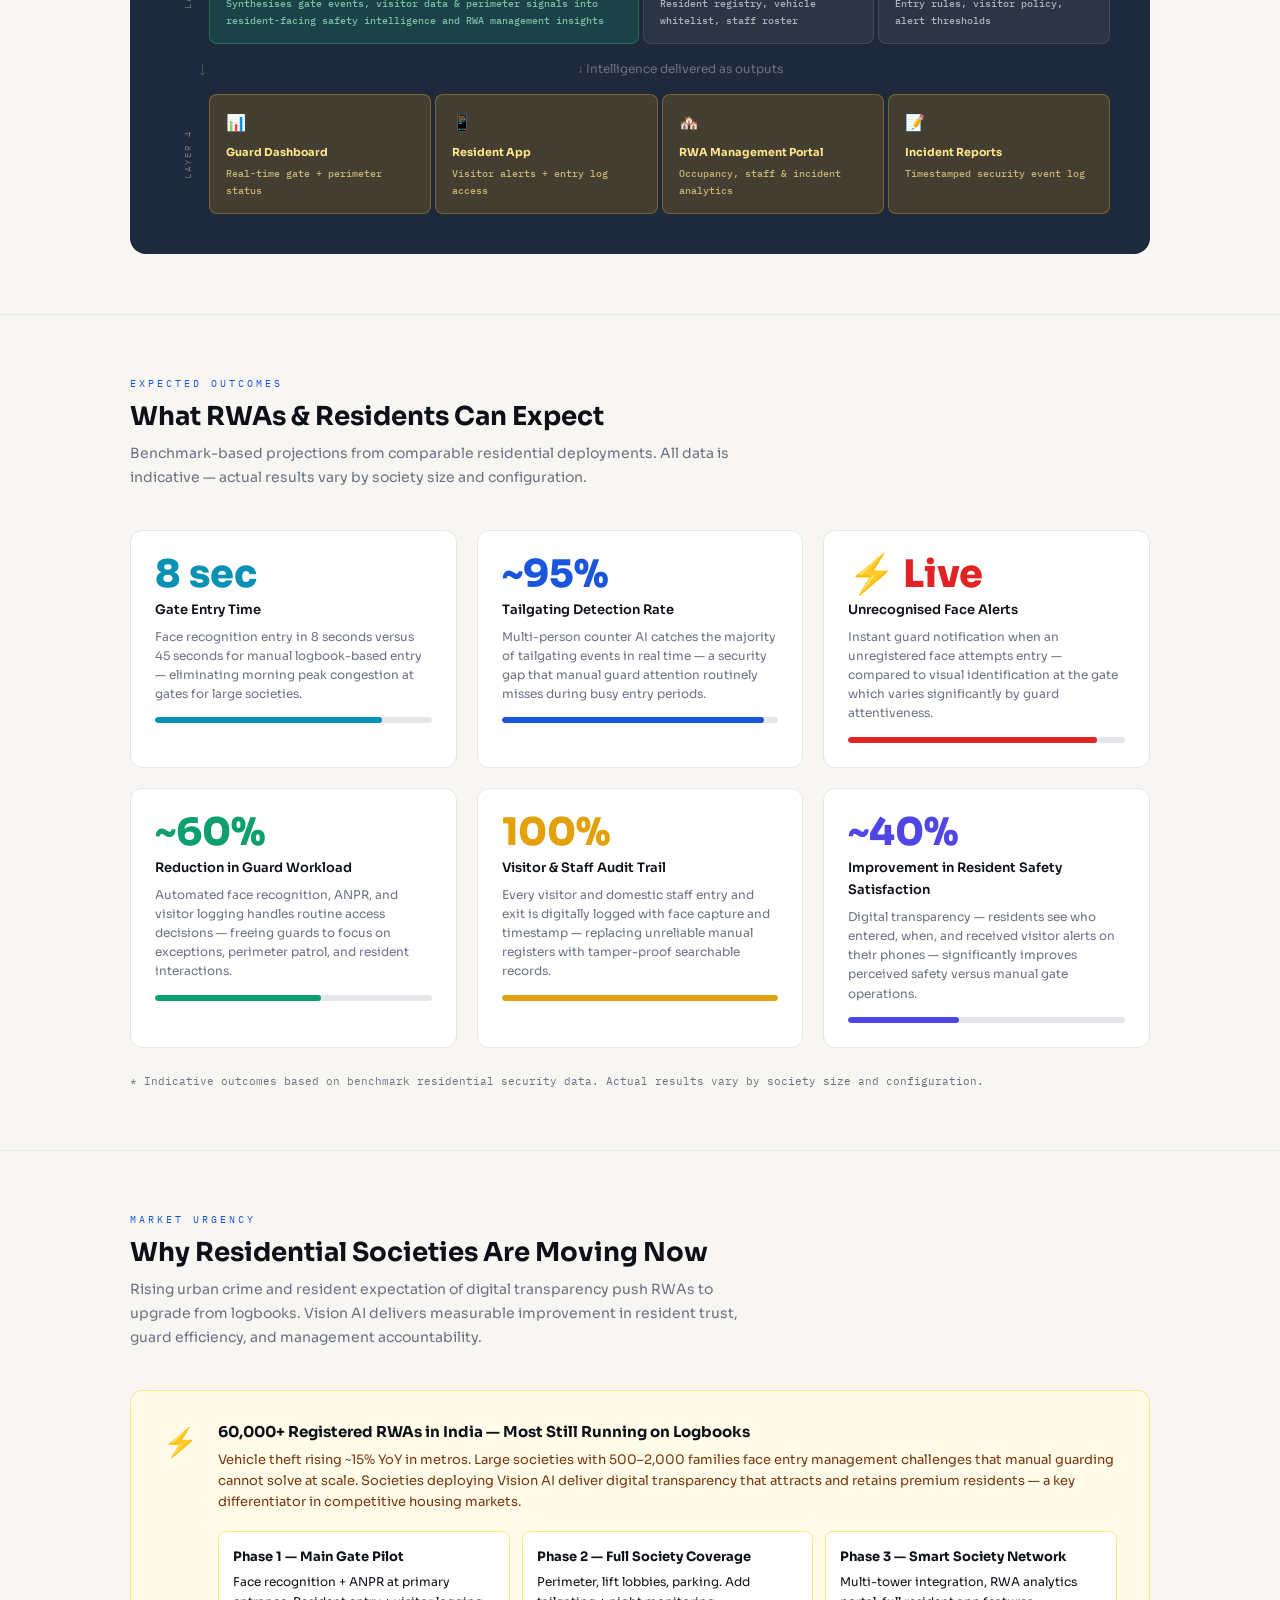
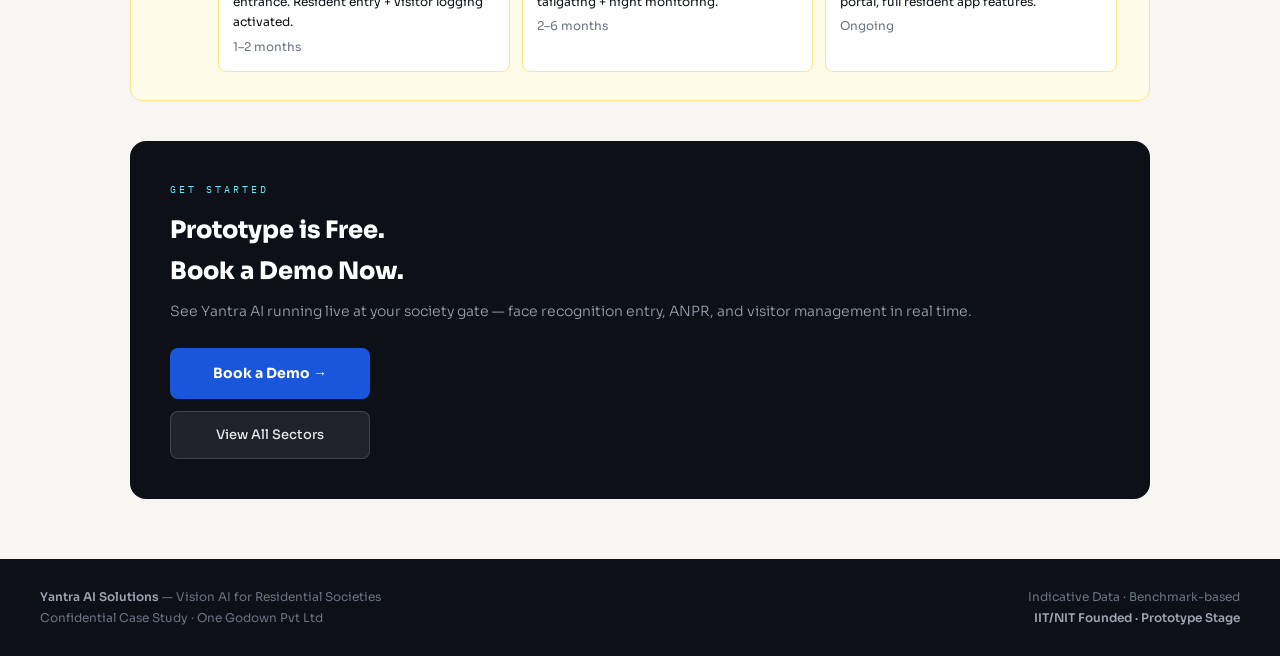
<file: case-studies/Residential_YantraAI_CaseStudy.html>
<!DOCTYPE html>
<html lang="en">
<head>
<meta charset="UTF-8">
<meta name="viewport" content="width=device-width, initial-scale=1.0">
<title>Yantra AI Solutions — Vision AI for Residential Societies</title>
<link href="https://fonts.googleapis.com/css2?family=Sora:wght@300;400;500;600;700;800&family=IBM+Plex+Mono:wght@400;500&display=swap" rel="stylesheet">
<style>
  :root {
    --ink: #0d1117;
    --bg: #f7f6f2;
    --white: #ffffff;
    --accent: #1a56db;
    --accent2: #0891b2;
    --accent3: #e3a008;
    --accent4: #e02424;
    --muted: #6b7280;
    --border: #e5e7eb;
    --card: #ffffff;
    --tag-bg: #eef2ff;
    --tag-fg: #3730a3;
  }
  * { box-sizing: border-box; margin: 0; padding: 0; }
  body { font-family: 'Sora', sans-serif; background: var(--bg); color: var(--ink); font-size: 15px; line-height: 1.7; }

  .hero { background: var(--ink); color: var(--white); padding: 64px 60px 56px; position: relative; overflow: hidden; }
  .hero::before { content: ''; position: absolute; top: -80px; right: -80px; width: 420px; height: 420px; border-radius: 50%; background: radial-gradient(circle, rgba(8,145,178,0.22) 0%, transparent 70%); pointer-events: none; }
  .hero-eyebrow { font-family: 'IBM Plex Mono', monospace; font-size: 11px; letter-spacing: 3px; text-transform: uppercase; color: #67e8f9; margin-bottom: 18px; }
  .hero h1 { font-size: 42px; font-weight: 800; line-height: 1.15; max-width: 700px; margin-bottom: 20px; }
  .hero h1 span { color: #67e8f9; }
  .hero-sub { font-size: 16px; color: #9ca3af; max-width: 600px; font-weight: 300; margin-bottom: 36px; }
  .hero-badges { display: flex; flex-wrap: wrap; gap: 10px; }
  .badge { background: rgba(255,255,255,0.08); border: 1px solid rgba(255,255,255,0.15); color: #e5e7eb; padding: 6px 14px; border-radius: 40px; font-size: 12px; font-weight: 500; }

  .container { max-width: 1100px; margin: 0 auto; padding: 0 40px; }
  section { padding: 60px 0; }
  section + section { border-top: 1px solid var(--border); }
  .section-label { font-family: 'IBM Plex Mono', monospace; font-size: 10px; letter-spacing: 3px; text-transform: uppercase; color: var(--accent); margin-bottom: 8px; }
  .section-title { font-size: 26px; font-weight: 700; margin-bottom: 8px; line-height: 1.3; }
  .section-desc { color: var(--muted); font-size: 14px; max-width: 620px; margin-bottom: 40px; font-weight: 400; }

  .kpi-strip { background: var(--ink); padding: 0; }
  .kpi-grid { display: grid; grid-template-columns: repeat(4, 1fr); }
  .kpi-item { padding: 36px 32px; border-right: 1px solid rgba(255,255,255,0.08); color: var(--white); }
  .kpi-item:last-child { border-right: none; }
  .kpi-num { font-size: 44px; font-weight: 800; color: #67e8f9; line-height: 1; margin-bottom: 6px; }
  .kpi-label { font-size: 13px; color: #9ca3af; font-weight: 400; }

  .about-grid { display: grid; grid-template-columns: 1fr 1fr; gap: 32px; }
  .about-card { background: var(--card); border: 1px solid var(--border); border-radius: 12px; padding: 28px; }
  .about-card h3 { font-size: 15px; font-weight: 700; margin-bottom: 10px; display: flex; align-items: center; gap: 10px; }
  .icon { width: 32px; height: 32px; border-radius: 8px; display: flex; align-items: center; justify-content: center; font-size: 16px; flex-shrink: 0; }
  .icon-blue { background: #dbeafe; }
  .icon-green { background: #d1fae5; }
  .icon-yellow { background: #fef3c7; }
  .icon-teal { background: #cffafe; }

  .usecase-grid { display: grid; grid-template-columns: repeat(auto-fill, minmax(240px, 1fr)); gap: 16px; }
  .uc-card { background: var(--card); border: 1px solid var(--border); border-radius: 12px; padding: 22px; position: relative; overflow: hidden; transition: box-shadow 0.2s; }
  .uc-card:hover { box-shadow: 0 8px 24px rgba(0,0,0,0.08); }
  .uc-card::after { content: ''; position: absolute; bottom: 0; left: 0; right: 0; height: 3px; }
  .uc-card.blue::after { background: var(--accent); }
  .uc-card.teal::after { background: #0891b2; }
  .uc-card.yellow::after { background: var(--accent3); }
  .uc-card.red::after { background: var(--accent4); }
  .uc-card.green::after { background: #0e9f6e; }
  .uc-card.indigo::after { background: #4f46e5; }
  .uc-emoji { font-size: 26px; margin-bottom: 12px; }
  .uc-title { font-size: 14px; font-weight: 700; margin-bottom: 6px; }
  .uc-desc { font-size: 12px; color: var(--muted); margin-bottom: 14px; line-height: 1.5; }
  .uc-solution { font-size: 11px; font-family: 'IBM Plex Mono', monospace; background: var(--bg); border-radius: 6px; padding: 6px 10px; color: var(--ink); margin-bottom: 14px; }
  .uc-kpi { font-size: 12px; font-weight: 600; display: flex; align-items: center; gap: 6px; }
  .kpi-dot { width: 6px; height: 6px; border-radius: 50%; background: currentColor; flex-shrink: 0; }

  .iaas-wrap { background: #1e293b; border-radius: 16px; padding: 40px; color: var(--white); }
  .iaas-title-bar { display: flex; align-items: center; gap: 16px; margin-bottom: 36px; }
  .iaas-title-bar h3 { font-size: 18px; font-weight: 700; color: var(--white); }
  .iaas-badge { background: rgba(96,165,250,0.15); border: 1px solid rgba(96,165,250,0.3); color: #93c5fd; font-size: 11px; padding: 4px 10px; border-radius: 20px; font-family: 'IBM Plex Mono', monospace; letter-spacing: 1px; }
  .iaas-stack { display: flex; flex-direction: column; gap: 4px; }
  .iaas-row { display: flex; align-items: stretch; gap: 4px; }
  .iaas-layer-label { writing-mode: vertical-rl; transform: rotate(180deg); font-size: 9px; font-family: 'IBM Plex Mono', monospace; letter-spacing: 2px; text-transform: uppercase; color: #6b7280; padding: 0 10px; display: flex; align-items: center; justify-content: center; min-width: 32px; }
  .iaas-cells { display: flex; flex: 1; gap: 4px; }
  .iaas-cell { flex: 1; background: rgba(255,255,255,0.06); border: 1px solid rgba(255,255,255,0.1); border-radius: 8px; padding: 14px 16px; font-size: 12px; font-weight: 500; color: #e5e7eb; display: flex; flex-direction: column; gap: 4px; }
  .iaas-cell.highlight { background: rgba(59,130,246,0.2); border-color: rgba(96,165,250,0.35); color: #bfdbfe; }
  .iaas-cell.green-hl { background: rgba(16,185,129,0.18); border-color: rgba(52,211,153,0.3); color: #a7f3d0; }
  .iaas-cell.yellow-hl { background: rgba(245,158,11,0.18); border-color: rgba(251,191,36,0.3); color: #fde68a; }
  .iaas-cell .cell-icon { font-size: 16px; margin-bottom: 2px; }
  .iaas-cell .cell-label { font-size: 11px; font-weight: 700; }
  .iaas-cell .cell-sub { font-size: 10px; opacity: 0.7; font-family: 'IBM Plex Mono', monospace; }
  .iaas-arrow-row { display: flex; justify-content: center; align-items: center; gap: 16px; padding: 4px 0; }
  .iaas-down-arrow { color: #4b5563; font-size: 20px; flex: 1; text-align: center; }

  .benefits-grid { display: grid; grid-template-columns: repeat(3, 1fr); gap: 20px; }
  .benefit-card { background: var(--card); border: 1px solid var(--border); border-radius: 12px; padding: 24px; }
  .benefit-num { font-size: 38px; font-weight: 800; line-height: 1; margin-bottom: 6px; }
  .benefit-label { font-size: 13px; font-weight: 600; margin-bottom: 6px; }
  .benefit-desc { font-size: 12px; color: var(--muted); line-height: 1.6; }
  .bar-track { margin-top: 14px; background: var(--border); border-radius: 4px; height: 6px; overflow: hidden; }
  .bar-fill { height: 100%; border-radius: 4px; }

  .urgency-band { background: #fefce8; border: 1.5px solid #fde68a; border-radius: 12px; padding: 28px 32px; display: flex; gap: 20px; align-items: flex-start; }
  .urgency-icon { font-size: 28px; flex-shrink: 0; }
  .urgency-body h4 { font-size: 15px; font-weight: 700; margin-bottom: 6px; }
  .urgency-body p { font-size: 13px; color: #78350f; line-height: 1.6; }
  .phase-row { display: flex; gap: 12px; margin-top: 18px; }
  .phase-item { flex: 1; background: var(--white); border: 1px solid #fde68a; border-radius: 8px; padding: 14px; font-size: 12px; }
  .phase-item strong { display: block; font-size: 13px; font-weight: 700; margin-bottom: 4px; }

  .doc-footer { background: var(--ink); color: #6b7280; padding: 28px 40px; font-size: 12px; display: flex; justify-content: space-between; align-items: center; }
  .doc-footer span { font-weight: 600; color: #9ca3af; }

  @media (max-width: 900px) {
    .kpi-grid { grid-template-columns: repeat(2, 1fr); }
    .usecase-grid { grid-template-columns: repeat(2, 1fr); }
    .benefits-grid { grid-template-columns: 1fr 1fr; }
    .about-grid { grid-template-columns: 1fr; }
    .hero { padding: 40px 24px; }
    .hero h1 { font-size: 28px; }
    .container { padding: 0 20px; }
    .phase-row { flex-direction: column; }
  }
  @media print {
    body { background: white; }
    .hero { -webkit-print-color-adjust: exact; }
    .kpi-strip { -webkit-print-color-adjust: exact; }
  }
</style>
</head>
<body>

<!-- ══ HERO ══════════════════════════════════════════════ -->
<div class="hero">
  <div class="container">
    <p class="hero-eyebrow">Vision AI · Residential Societies · Yantra AI Solutions</p>
    <h1>8-Second Gate Entry.<br><span>Smart Society</span> Intelligence for Every Tower.</h1>
    <p class="hero-sub">How Yantra AI Solutions delivers face recognition entry, ANPR vehicle management, and 24/7 perimeter intelligence — replacing manual logbooks with digital transparency that residents and RWAs trust.</p>
    <div class="hero-badges">
      <span class="badge">🏠 Face Recognition Entry</span>
      <span class="badge">🪪 Visitor Management</span>
      <span class="badge">🚗 Vehicle ANPR</span>
      <span class="badge">🔒 Perimeter Alerts</span>
      <span class="badge">🧹 Domestic Staff Tracking</span>
    </div>
  </div>
</div>

<!-- ══ KPI STRIP ══════════════════════════════════════════ -->
<div class="kpi-strip">
  <div class="kpi-grid">
    <div class="kpi-item">
      <div class="kpi-num">8 sec</div>
      <div class="kpi-label">Gate entry time vs 45 sec manual (indicative)</div>
    </div>
    <div class="kpi-item">
      <div class="kpi-num">~95%</div>
      <div class="kpi-label">Tailgating detection rate (indicative)</div>
    </div>
    <div class="kpi-item">
      <div class="kpi-num">⚡ Live</div>
      <div class="kpi-label">Unrecognised face entry alerts to guards</div>
    </div>
    <div class="kpi-item">
      <div class="kpi-num">Multi</div>
      <div class="kpi-label">Multi-Use Cases across one platform</div>
    </div>
  </div>
</div>

<!-- ══ ABOUT YANTRA ═══════════════════════════════════════ -->
<section>
  <div class="container">
    <p class="section-label">Company Overview</p>
    <h2 class="section-title">Who is Yantra AI Solutions?</h2>
    <p class="section-desc">An AI-first team from IIT/NIT backgrounds building Vision AI for India's residential communities — delivering the digital transparency that residents, RWAs, and developers now demand.</p>
    <div class="about-grid">
      <div class="about-card">
        <h3><span class="icon icon-blue">🎓</span> IIT/NIT Founders</h3>
        <p style="font-size:13px;color:var(--muted);">Research-grade AI applied to community safety. Founders bring deep expertise in face recognition, ANPR, and edge-compute deployments across residential environments.</p>
      </div>
      <div class="about-card">
        <h3><span class="icon icon-teal">🏠</span> On-Device, No Cloud at Gate</h3>
        <p style="font-size:13px;color:var(--muted);">Face recognition and ANPR run on-premise at the gate — no cloud dependency for core access control. Resident privacy protected; internet outage does not affect entry.</p>
      </div>
      <div class="about-card">
        <h3><span class="icon icon-yellow">📱</span> Resident App Integration</h3>
        <p style="font-size:13px;color:var(--muted);">Visitors are pre-approved via app; residents see real-time gate activity. The RWA management portal gets occupancy and incident data for informed decision-making.</p>
      </div>
      <div class="about-card">
        <h3><span class="icon icon-green">🧩</span> Modular Society Stack</h3>
        <p style="font-size:13px;color:var(--muted);">Start with face recognition at the main gate. Add ANPR, visitor management, perimeter monitoring, and domestic staff tracking as your society scales.</p>
      </div>
    </div>
  </div>
</section>

<!-- ══ USE CASES ══════════════════════════════════════════ -->
<section>
  <div class="container">
    <p class="section-label">Platform Capabilities</p>
    <h2 class="section-title">Multi-Use Cases. One Integrated Platform.</h2>
    <p class="section-desc">From face recognition entry to domestic staff tracking — every module runs on the same AI stack, sharing gate cameras and edge compute across your entire society campus.</p>
    <div class="usecase-grid">

      <div class="uc-card blue">
        <div class="uc-emoji">🏠</div>
        <div class="uc-title">Resident Face Recognition Entry</div>
        <div class="uc-desc">On-device face recognition with ~99% accuracy identifies registered residents at the gate and triggers barrier opening in 8 seconds — replacing 45-second manual logbook entry and eliminating tailgate risk.</div>
        <div class="uc-solution">Face Recognition + Barrier Control</div>
        <div class="uc-kpi" style="color:#1a56db"><span class="kpi-dot"></span>8 sec entry · ~99% recognition accuracy</div>
      </div>

      <div class="uc-card teal">
        <div class="uc-emoji">🪪</div>
        <div class="uc-title">Visitor Management System</div>
        <div class="uc-desc">Visitor face is captured at entry, the resident host is notified via mobile push, and a complete digital visitor log is created automatically — replacing paper logbooks with searchable, tamper-proof records.</div>
        <div class="uc-solution">Face Capture + Host Mobile Notification</div>
        <div class="uc-kpi" style="color:#0891b2"><span class="kpi-dot"></span>100% visitor log completeness · Instant host alert</div>
      </div>

      <div class="uc-card yellow">
        <div class="uc-emoji">🚗</div>
        <div class="uc-title">Vehicle ANPR at Gates</div>
        <div class="uc-desc">ANPR cameras read Indian number plates in all light conditions — day, night, and rain. Registered vehicles enter automatically; unregistered plates trigger guard alerts and are logged for RWA review.</div>
        <div class="uc-solution">Number Plate Recognition + Access Control</div>
        <div class="uc-kpi" style="color:#e3a008"><span class="kpi-dot"></span>100% vehicle audit trail · Unregistered flagged</div>
      </div>

      <div class="uc-card red">
        <div class="uc-emoji">🚶</div>
        <div class="uc-title">Tailgating Detection</div>
        <div class="uc-desc">Multi-person entry counter AI detects when more individuals pass through the gate than the access event authorised — catching tailgating in real time and alerting the guard before the intruder enters the premises.</div>
        <div class="uc-solution">Multi-Person Entry Counter + Alert</div>
        <div class="uc-kpi" style="color:#e02424"><span class="kpi-dot"></span>~95% tailgate detection rate per day</div>
      </div>

      <div class="uc-card green">
        <div class="uc-emoji">🌙</div>
        <div class="uc-title">Night Perimeter Monitoring</div>
        <div class="uc-desc">Low-light anomaly detection AI monitors perimeter walls, rooftops, and boundary zones under 1 lux — detecting climbing, loitering, and suspicious approach events at night and alerting guards instantly.</div>
        <div class="uc-solution">Low-light Anomaly Detection + Guard Alert</div>
        <div class="uc-kpi" style="color:#0e9f6e"><span class="kpi-dot"></span>Detection under 1 lux · &lt;30 sec guard alert</div>
      </div>

      <div class="uc-card indigo">
        <div class="uc-emoji">🧹</div>
        <div class="uc-title">Domestic Staff & Delivery Logging</div>
        <div class="uc-desc">Face recognition logs domestic staff entry and exit times automatically — providing residents with accurate attendance records and the RWA with a tamper-proof staff audit trail without requiring guard intervention.</div>
        <div class="uc-solution">Face Log + Entry Exit Tracker</div>
        <div class="uc-kpi" style="color:#4f46e5"><span class="kpi-dot"></span>Accurate staff attendance · Delivery audit trail</div>
      </div>

    </div>
  </div>
</section>

<!-- ══ IAAS STACK ══════════════════════════════════════════ -->
<section>
  <div class="container">
    <p class="section-label">IaaS — Intelligence as a Service</p>
    <h2 class="section-title">The AI Stack That Powers IaaS</h2>
    <p class="section-desc">Gate cameras and ANPR units feed an on-premise edge AI processor — a multimodal LLM converts raw data into resident-facing safety intelligence, guard dashboards, and RWA management insights without cloud dependency.</p>

    <div class="iaas-wrap">
      <div class="iaas-title-bar">
        <h3>Intelligence as a Service (IaaS) — AI Stack</h3>
        <span class="iaas-badge">MULTIMODAL LLM CORE</span>
      </div>
      <div class="iaas-stack">

        <div class="iaas-row">
          <div class="iaas-layer-label">Layer 1</div>
          <div class="iaas-cells">
            <div class="iaas-cell"><span class="cell-icon">📷</span><span class="cell-label">Gate Cameras</span><span class="cell-sub">Entry/exit face capture feeds</span></div>
            <div class="iaas-cell"><span class="cell-icon">🚗</span><span class="cell-label">ANPR Cameras</span><span class="cell-sub">Vehicle entry/exit plates</span></div>
            <div class="iaas-cell"><span class="cell-icon">🔒</span><span class="cell-label">Perimeter Cameras</span><span class="cell-sub">Boundary + low-light feeds</span></div>
            <div class="iaas-cell"><span class="cell-icon">📱</span><span class="cell-label">Resident App Data</span><span class="cell-sub">Pre-approvals + visitor invites</span></div>
          </div>
        </div>

        <div class="iaas-arrow-row">
          <div class="iaas-down-arrow" style="flex:0.3">↓</div>
          <div class="iaas-down-arrow">↓</div>
          <div class="iaas-down-arrow">↓</div>
          <div class="iaas-down-arrow">↓</div>
        </div>

        <div class="iaas-row">
          <div class="iaas-layer-label">Layer 2</div>
          <div class="iaas-cells">
            <div class="iaas-cell highlight"><span class="cell-icon">🏠</span><span class="cell-label">Face Recognition Engine</span><span class="cell-sub">~99% accuracy, fully on-device</span></div>
            <div class="iaas-cell highlight"><span class="cell-icon">🚗</span><span class="cell-label">ANPR Engine</span><span class="cell-sub">Indian plates, day and night</span></div>
            <div class="iaas-cell highlight"><span class="cell-icon">🚶</span><span class="cell-label">Multi-Person Gate Counter</span><span class="cell-sub">Tailgating detection per event</span></div>
            <div class="iaas-cell highlight"><span class="cell-icon">🌙</span><span class="cell-label">Low-Light Anomaly Detector</span><span class="cell-sub">Perimeter monitoring under 1 lux</span></div>
          </div>
        </div>

        <div class="iaas-arrow-row">
          <div class="iaas-down-arrow" style="flex:0.3">↓</div>
          <div class="iaas-down-arrow" style="flex:4;text-align:center;font-size:12px;color:#6b7280">↓ Edge events streamed to society intelligence layer</div>
        </div>

        <div class="iaas-row">
          <div class="iaas-layer-label">Layer 3</div>
          <div class="iaas-cells">
            <div class="iaas-cell green-hl" style="flex:2"><span class="cell-icon">🤖</span><span class="cell-label">Multimodal LLM Core</span><span class="cell-sub">Synthesises gate events, visitor data & perimeter signals into resident-facing safety intelligence and RWA management insights</span></div>
            <div class="iaas-cell"><span class="cell-icon">🗄️</span><span class="cell-label">Society Context DB</span><span class="cell-sub">Resident registry, vehicle whitelist, staff roster</span></div>
            <div class="iaas-cell"><span class="cell-icon">📐</span><span class="cell-label">Access Policy Engine</span><span class="cell-sub">Entry rules, visitor policy, alert thresholds</span></div>
          </div>
        </div>

        <div class="iaas-arrow-row">
          <div class="iaas-down-arrow" style="flex:0.3">↓</div>
          <div class="iaas-down-arrow" style="flex:4;text-align:center;font-size:12px;color:#6b7280">↓ Intelligence delivered as outputs</div>
        </div>

        <div class="iaas-row">
          <div class="iaas-layer-label">Layer 4</div>
          <div class="iaas-cells">
            <div class="iaas-cell yellow-hl"><span class="cell-icon">📊</span><span class="cell-label">Guard Dashboard</span><span class="cell-sub">Real-time gate + perimeter status</span></div>
            <div class="iaas-cell yellow-hl"><span class="cell-icon">📱</span><span class="cell-label">Resident App</span><span class="cell-sub">Visitor alerts + entry log access</span></div>
            <div class="iaas-cell yellow-hl"><span class="cell-icon">🏘️</span><span class="cell-label">RWA Management Portal</span><span class="cell-sub">Occupancy, staff & incident analytics</span></div>
            <div class="iaas-cell yellow-hl"><span class="cell-icon">📝</span><span class="cell-label">Incident Reports</span><span class="cell-sub">Timestamped security event log</span></div>
          </div>
        </div>

      </div>
    </div>
  </div>
</section>

<!-- ══ EXPECTED BENEFITS ═══════════════════════════════════ -->
<section>
  <div class="container">
    <p class="section-label">Expected Outcomes</p>
    <h2 class="section-title">What RWAs & Residents Can Expect</h2>
    <p class="section-desc">Benchmark-based projections from comparable residential deployments. All data is indicative — actual results vary by society size and configuration.</p>
    <div class="benefits-grid">
      <div class="benefit-card">
        <div class="benefit-num" style="color:#0891b2">8 sec</div>
        <div class="benefit-label">Gate Entry Time</div>
        <div class="benefit-desc">Face recognition entry in 8 seconds versus 45 seconds for manual logbook-based entry — eliminating morning peak congestion at gates for large societies.</div>
        <div class="bar-track"><div class="bar-fill" style="width:82%;background:#0891b2"></div></div>
      </div>
      <div class="benefit-card">
        <div class="benefit-num" style="color:#1a56db">~95%</div>
        <div class="benefit-label">Tailgating Detection Rate</div>
        <div class="benefit-desc">Multi-person counter AI catches the majority of tailgating events in real time — a security gap that manual guard attention routinely misses during busy entry periods.</div>
        <div class="bar-track"><div class="bar-fill" style="width:95%;background:#1a56db"></div></div>
      </div>
      <div class="benefit-card">
        <div class="benefit-num" style="color:#e02424">⚡ Live</div>
        <div class="benefit-label">Unrecognised Face Alerts</div>
        <div class="benefit-desc">Instant guard notification when an unregistered face attempts entry — compared to visual identification at the gate which varies significantly by guard attentiveness.</div>
        <div class="bar-track"><div class="bar-fill" style="width:90%;background:#e02424"></div></div>
      </div>
      <div class="benefit-card">
        <div class="benefit-num" style="color:#0e9f6e">~60%</div>
        <div class="benefit-label">Reduction in Guard Workload</div>
        <div class="benefit-desc">Automated face recognition, ANPR, and visitor logging handles routine access decisions — freeing guards to focus on exceptions, perimeter patrol, and resident interactions.</div>
        <div class="bar-track"><div class="bar-fill" style="width:60%;background:#0e9f6e"></div></div>
      </div>
      <div class="benefit-card">
        <div class="benefit-num" style="color:#e3a008">100%</div>
        <div class="benefit-label">Visitor & Staff Audit Trail</div>
        <div class="benefit-desc">Every visitor and domestic staff entry and exit is digitally logged with face capture and timestamp — replacing unreliable manual registers with tamper-proof searchable records.</div>
        <div class="bar-track"><div class="bar-fill" style="width:100%;background:#e3a008"></div></div>
      </div>
      <div class="benefit-card">
        <div class="benefit-num" style="color:#4f46e5">~40%</div>
        <div class="benefit-label">Improvement in Resident Safety Satisfaction</div>
        <div class="benefit-desc">Digital transparency — residents see who entered, when, and received visitor alerts on their phones — significantly improves perceived safety versus manual gate operations.</div>
        <div class="bar-track"><div class="bar-fill" style="width:40%;background:#4f46e5"></div></div>
      </div>
    </div>
    <p style="font-size:11px;color:var(--muted);margin-top:24px;font-family:'IBM Plex Mono',monospace;">* Indicative outcomes based on benchmark residential security data. Actual results vary by society size and configuration.</p>
  </div>
</section>

<!-- ══ URGENCY + ROADMAP + CTA ════════════════════════════ -->
<section>
  <div class="container">
    <p class="section-label">Market Urgency</p>
    <h2 class="section-title">Why Residential Societies Are Moving Now</h2>
    <p class="section-desc">Rising urban crime and resident expectation of digital transparency push RWAs to upgrade from logbooks. Vision AI delivers measurable improvement in resident trust, guard efficiency, and management accountability.</p>

    <div class="urgency-band">
      <div class="urgency-icon">⚡</div>
      <div class="urgency-body">
        <h4>60,000+ Registered RWAs in India — Most Still Running on Logbooks</h4>
        <p>Vehicle theft rising ~15% YoY in metros. Large societies with 500–2,000 families face entry management challenges that manual guarding cannot solve at scale. Societies deploying Vision AI deliver digital transparency that attracts and retains premium residents — a key differentiator in competitive housing markets.</p>
        <div class="phase-row">
          <div class="phase-item">
            <strong>Phase 1 — Main Gate Pilot</strong>
            Face recognition + ANPR at primary entrance. Resident entry + visitor logging activated.
            <span style="color:var(--muted);display:block;margin-top:4px">1–2 months</span>
          </div>
          <div class="phase-item">
            <strong>Phase 2 — Full Society Coverage</strong>
            Perimeter, lift lobbies, parking. Add tailgating + night monitoring.
            <span style="color:var(--muted);display:block;margin-top:4px">2–6 months</span>
          </div>
          <div class="phase-item">
            <strong>Phase 3 — Smart Society Network</strong>
            Multi-tower integration, RWA analytics portal, full resident app features.
            <span style="color:var(--muted);display:block;margin-top:4px">Ongoing</span>
          </div>
        </div>
      </div>
    </div>

    <div style="margin-top:40px;background:var(--ink);border-radius:16px;padding:40px;display:flex;align-items:center;justify-content:space-between;gap:24px;flex-wrap:wrap;">
      <div>
        <p style="font-family:'IBM Plex Mono',monospace;font-size:10px;letter-spacing:3px;text-transform:uppercase;color:#67e8f9;margin-bottom:12px;">GET STARTED</p>
        <h3 style="font-size:24px;font-weight:800;color:#ffffff;margin-bottom:8px;">Prototype is Free.<br>Book a Demo Now.</h3>
        <p style="font-size:14px;color:#9ca3af;font-weight:300;">See Yantra AI running live at your society gate — face recognition entry, ANPR, and visitor management in real time.</p>
      </div>
      <div style="display:flex;flex-direction:column;gap:12px;min-width:200px;">
        <a href="#" style="background:#1a56db;color:#fff;padding:14px 28px;border-radius:8px;font-weight:700;font-size:14px;text-decoration:none;text-align:center;">Book a Demo →</a>
        <a href="#" style="background:rgba(255,255,255,0.08);border:1px solid rgba(255,255,255,0.15);color:#e5e7eb;padding:12px 28px;border-radius:8px;font-weight:500;font-size:13px;text-decoration:none;text-align:center;">View All Sectors</a>
      </div>
    </div>
  </div>
</section>

<!-- ══ FOOTER ══════════════════════════════════════════════ -->
<div class="doc-footer">
  <div>
    <span>Yantra AI Solutions</span> — Vision AI for Residential Societies<br>
    Confidential Case Study · One Godown Pvt Ltd
  </div>
  <div style="text-align:right;">
    Indicative Data · Benchmark-based<br>
    <span>IIT/NIT Founded · Prototype Stage</span>
  </div>
</div>

</body>
</html>
</file>
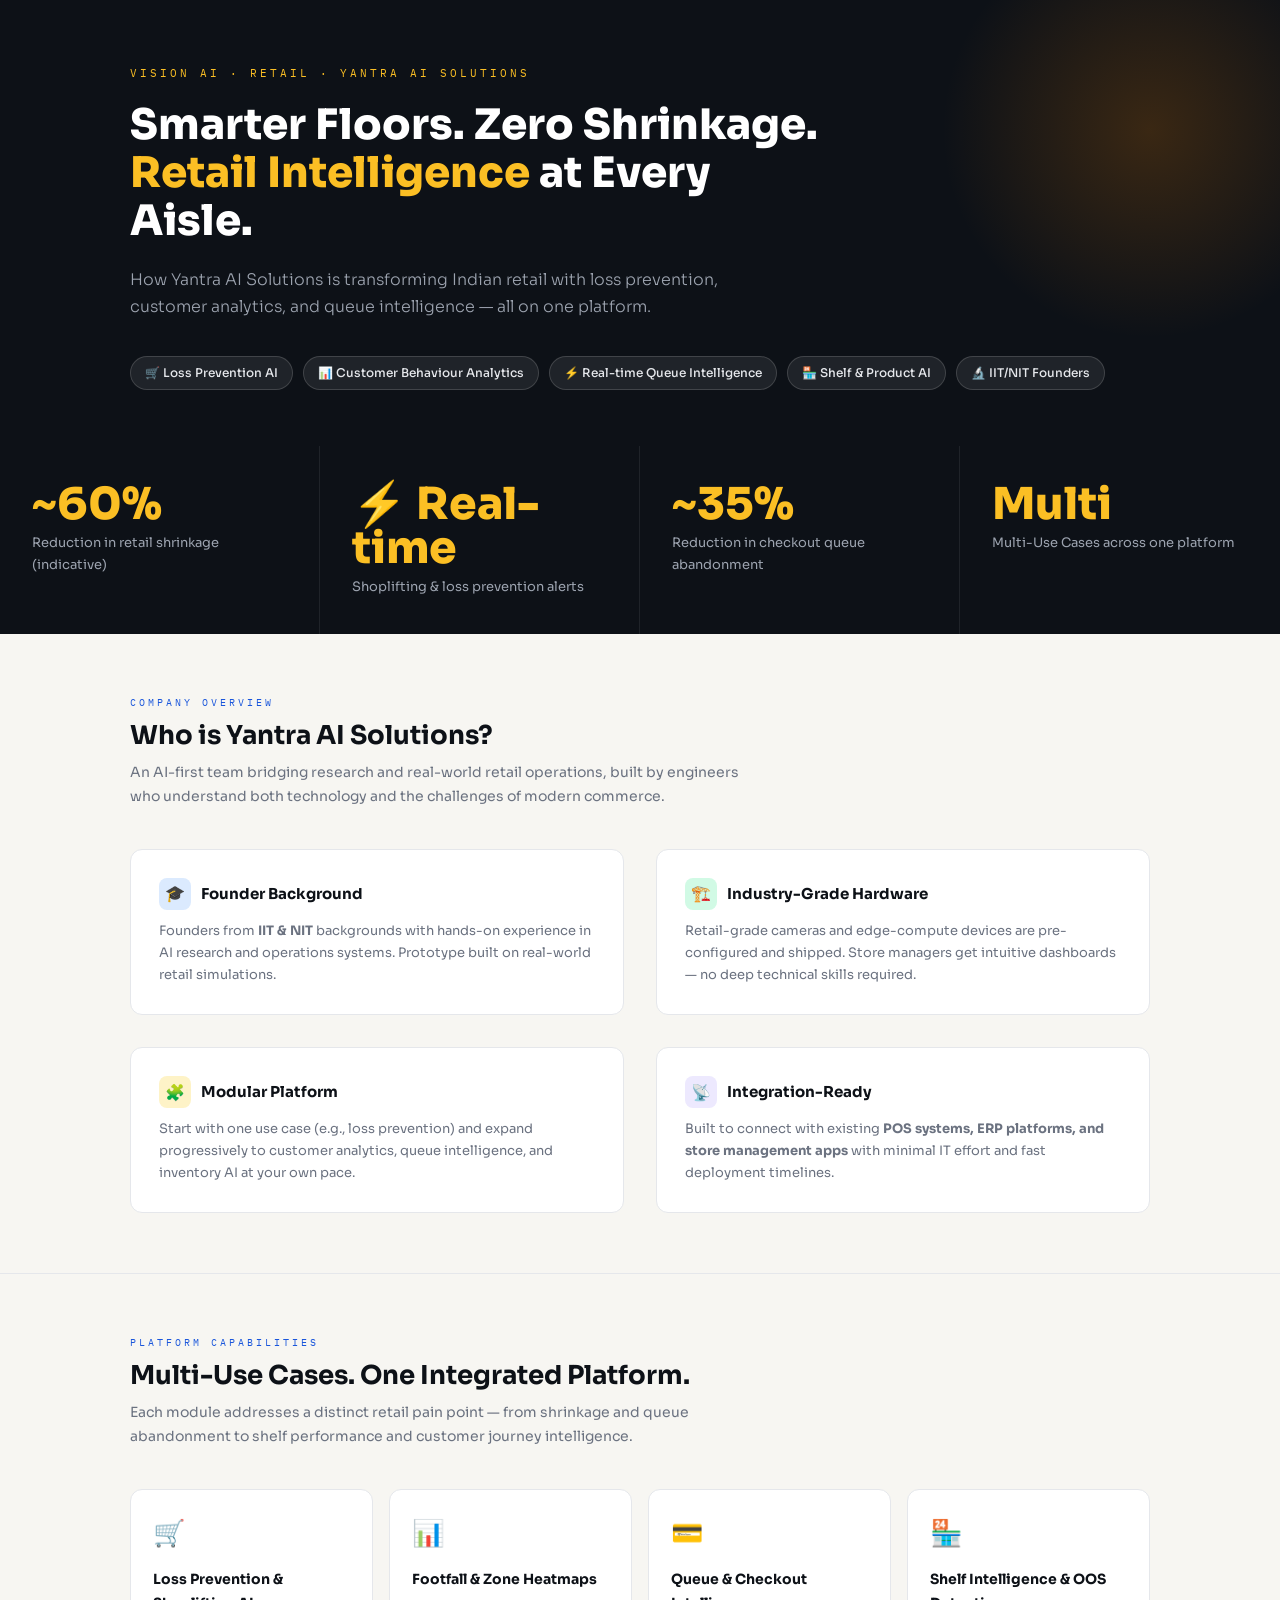
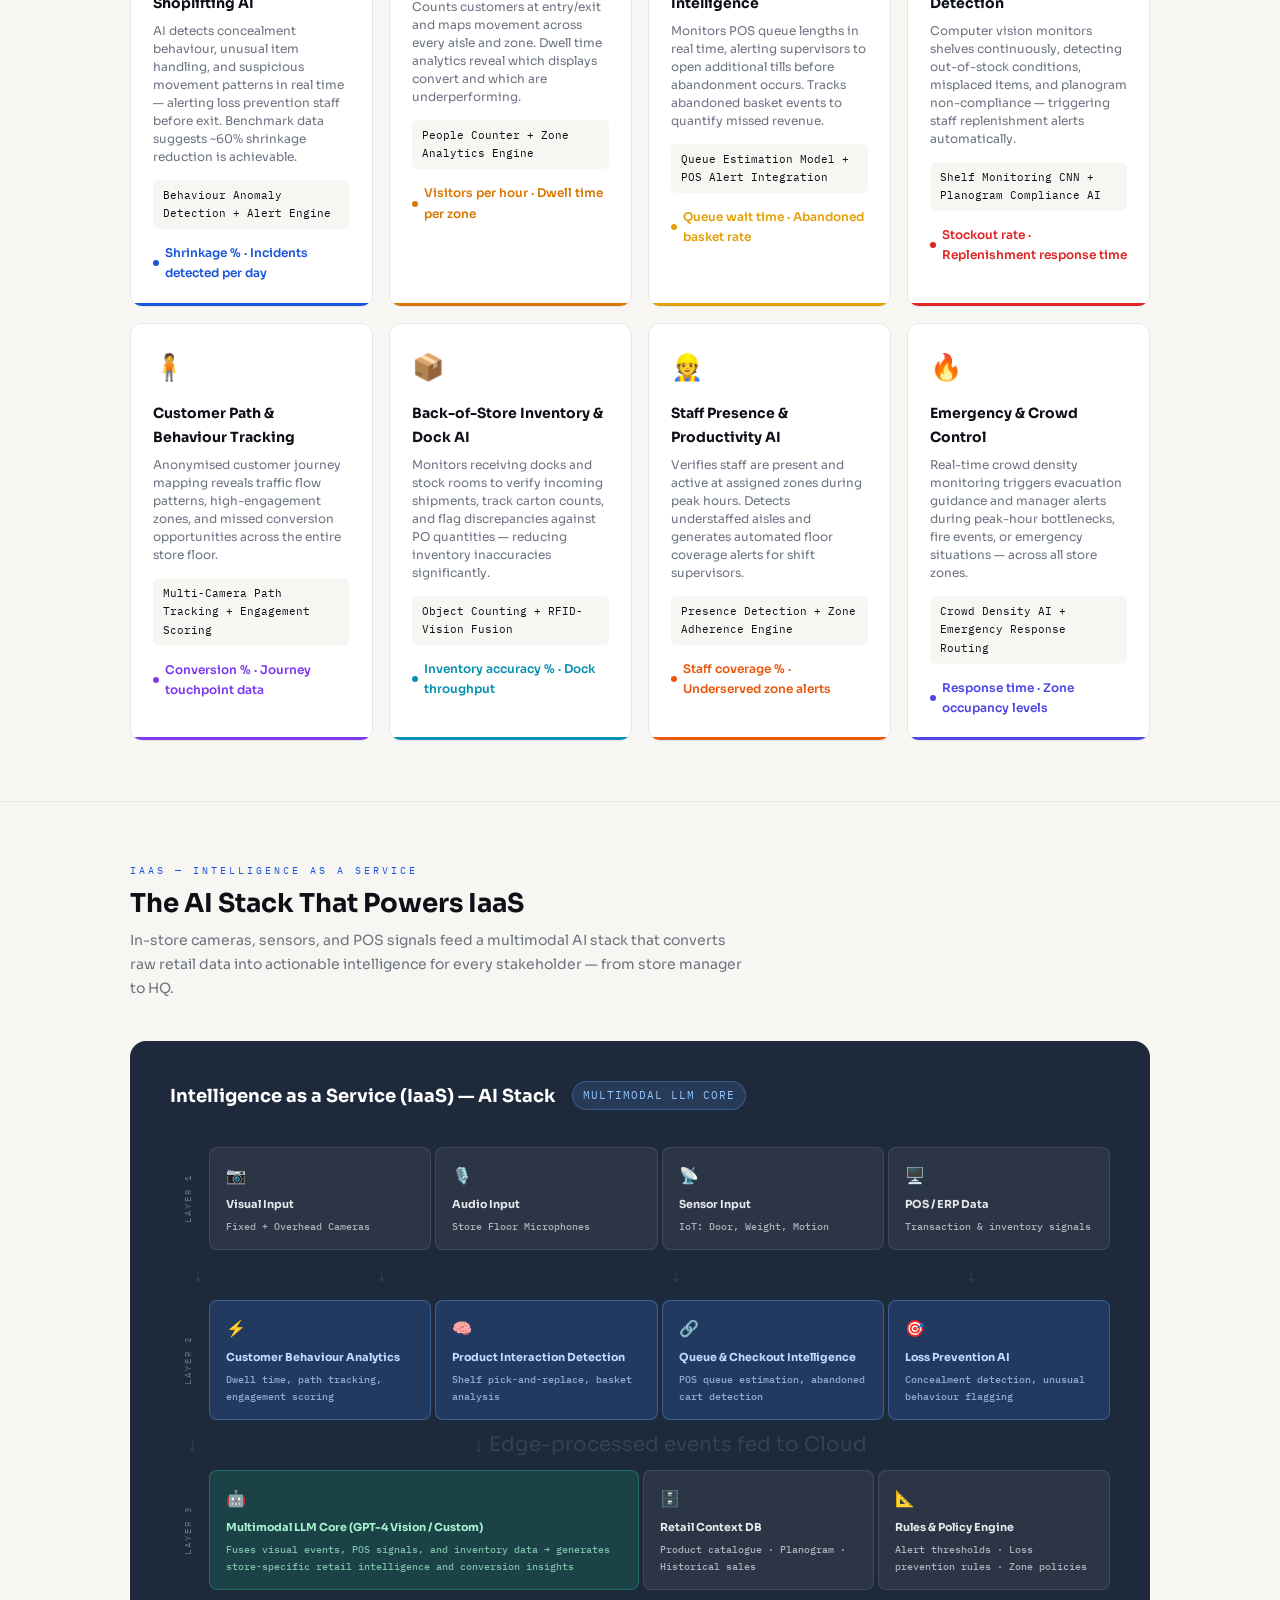
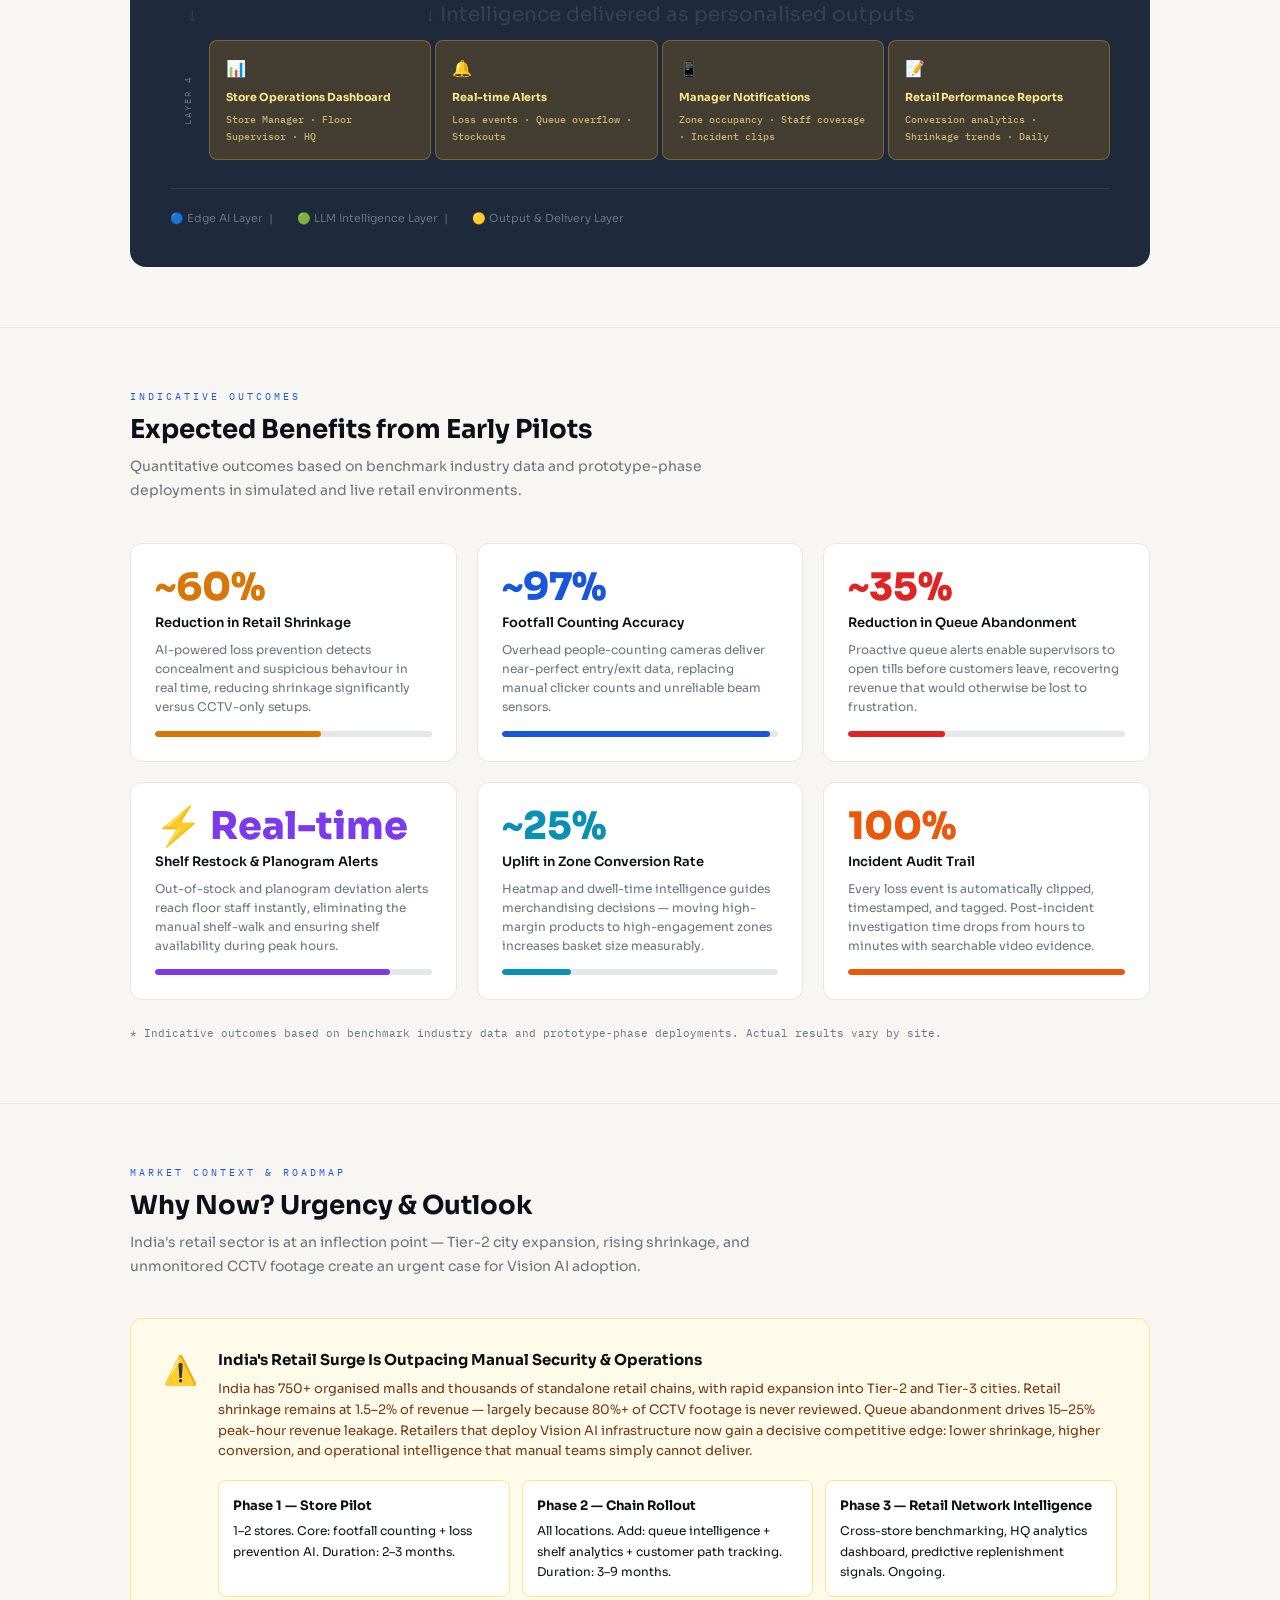
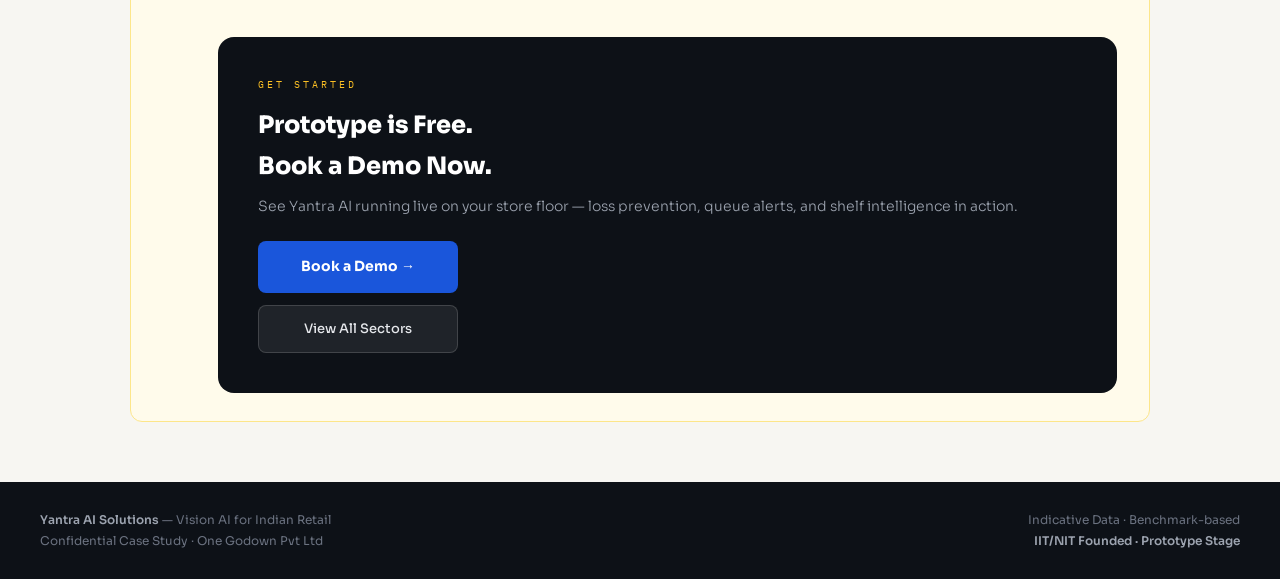
<file: case-studies/Retail_YantraAI_CaseStudy.html>
<!DOCTYPE html>
<html lang="en">
<head>
<meta charset="UTF-8">
<meta name="viewport" content="width=device-width, initial-scale=1.0">
<title>Yantra AI Solutions — Vision AI for Indian Retail</title>
<link href="https://fonts.googleapis.com/css2?family=Sora:wght@300;400;500;600;700;800&family=IBM+Plex+Mono:wght@400;500&display=swap" rel="stylesheet">
<style>
  :root {
    --ink: #0d1117;
    --bg: #f7f6f2;
    --white: #ffffff;
    --accent: #1a56db;
    --accent2: #d97706;
    --accent3: #e3a008;
    --accent4: #e02424;
    --muted: #6b7280;
    --border: #e5e7eb;
    --card: #ffffff;
    --tag-bg: #eef2ff;
    --tag-fg: #3730a3;
  }

  * { box-sizing: border-box; margin: 0; padding: 0; }

  body {
    font-family: 'Sora', sans-serif;
    background: var(--bg);
    color: var(--ink);
    font-size: 15px;
    line-height: 1.7;
  }

  /* ─── HERO ──────────────────────────────────────── */
  .hero {
    background: var(--ink);
    color: var(--white);
    padding: 64px 60px 56px;
    position: relative;
    overflow: hidden;
  }
  .hero::before {
    content: '';
    position: absolute; top: -80px; right: -80px;
    width: 420px; height: 420px;
    border-radius: 50%;
    background: radial-gradient(circle, rgba(217,119,6,0.22) 0%, transparent 70%);
    pointer-events: none;
  }
  .hero-eyebrow {
    font-family: 'IBM Plex Mono', monospace;
    font-size: 11px;
    letter-spacing: 3px;
    text-transform: uppercase;
    color: #fbbf24;
    margin-bottom: 18px;
  }
  .hero h1 {
    font-size: 42px;
    font-weight: 800;
    line-height: 1.15;
    max-width: 700px;
    margin-bottom: 20px;
  }
  .hero h1 span { color: #fbbf24; }
  .hero-sub {
    font-size: 16px;
    color: #9ca3af;
    max-width: 600px;
    font-weight: 300;
    margin-bottom: 36px;
  }
  .hero-badges {
    display: flex; flex-wrap: wrap; gap: 10px;
  }
  .badge {
    background: rgba(255,255,255,0.08);
    border: 1px solid rgba(255,255,255,0.15);
    color: #e5e7eb;
    padding: 6px 14px;
    border-radius: 40px;
    font-size: 12px;
    font-weight: 500;
  }

  /* ─── LAYOUT ─────────────────────────────────────── */
  .container { max-width: 1100px; margin: 0 auto; padding: 0 40px; }
  section { padding: 60px 0; }
  section + section { border-top: 1px solid var(--border); }

  .section-label {
    font-family: 'IBM Plex Mono', monospace;
    font-size: 10px;
    letter-spacing: 3px;
    text-transform: uppercase;
    color: var(--accent);
    margin-bottom: 8px;
  }
  .section-title {
    font-size: 26px;
    font-weight: 700;
    margin-bottom: 8px;
    line-height: 1.3;
  }
  .section-desc {
    color: var(--muted);
    font-size: 14px;
    max-width: 620px;
    margin-bottom: 40px;
    font-weight: 400;
  }

  /* ─── KPI STRIP ──────────────────────────────────── */
  .kpi-strip {
    background: var(--ink);
    padding: 0;
  }
  .kpi-grid {
    display: grid;
    grid-template-columns: repeat(4, 1fr);
  }
  .kpi-item {
    padding: 36px 32px;
    border-right: 1px solid rgba(255,255,255,0.08);
    color: var(--white);
  }
  .kpi-item:last-child { border-right: none; }
  .kpi-num {
    font-size: 44px;
    font-weight: 800;
    color: #fbbf24;
    line-height: 1;
    margin-bottom: 6px;
  }
  .kpi-label {
    font-size: 13px;
    color: #9ca3af;
    font-weight: 400;
  }

  /* ─── ABOUT GRID ─────────────────────────────────── */
  .about-grid {
    display: grid;
    grid-template-columns: 1fr 1fr;
    gap: 32px;
  }
  .about-card {
    background: var(--card);
    border: 1px solid var(--border);
    border-radius: 12px;
    padding: 28px;
  }
  .about-card h3 {
    font-size: 15px;
    font-weight: 700;
    margin-bottom: 10px;
    display: flex;
    align-items: center;
    gap: 10px;
  }
  .icon {
    width: 32px; height: 32px;
    border-radius: 8px;
    display: flex; align-items: center; justify-content: center;
    font-size: 16px;
    flex-shrink: 0;
  }
  .icon-blue { background: #dbeafe; }
  .icon-green { background: #d1fae5; }
  .icon-yellow { background: #fef3c7; }
  .icon-red { background: #fee2e2; }
  .icon-purple { background: #ede9fe; }
  .icon-pink { background: #fce7f3; }
  .icon-amber { background: #fef3c7; }

  /* ─── USE CASE CARDS ─────────────────────────────── */
  .usecase-grid {
    display: grid;
    grid-template-columns: repeat(auto-fill, minmax(240px, 1fr));
    gap: 16px;
  }
  .uc-card {
    background: var(--card);
    border: 1px solid var(--border);
    border-radius: 12px;
    padding: 22px;
    position: relative;
    overflow: hidden;
    transition: box-shadow 0.2s;
  }
  .uc-card:hover { box-shadow: 0 8px 24px rgba(0,0,0,0.08); }
  .uc-card::after {
    content: '';
    position: absolute;
    bottom: 0; left: 0; right: 0;
    height: 3px;
  }
  .uc-card.blue::after   { background: var(--accent); }
  .uc-card.amber::after  { background: #d97706; }
  .uc-card.yellow::after { background: var(--accent3); }
  .uc-card.red::after    { background: var(--accent4); }
  .uc-card.purple::after { background: #7c3aed; }
  .uc-card.teal::after   { background: #0891b2; }
  .uc-card.orange::after { background: #ea580c; }
  .uc-card.indigo::after { background: #4f46e5; }

  .uc-emoji { font-size: 26px; margin-bottom: 12px; }
  .uc-title { font-size: 14px; font-weight: 700; margin-bottom: 6px; }
  .uc-desc { font-size: 12px; color: var(--muted); margin-bottom: 14px; line-height: 1.5; }
  .uc-solution {
    font-size: 11px;
    font-family: 'IBM Plex Mono', monospace;
    background: var(--bg);
    border-radius: 6px;
    padding: 6px 10px;
    color: var(--ink);
    margin-bottom: 14px;
  }
  .uc-kpi {
    font-size: 12px;
    font-weight: 600;
    display: flex;
    align-items: center;
    gap: 6px;
  }
  .kpi-dot {
    width: 6px; height: 6px;
    border-radius: 50%;
    background: currentColor;
    flex-shrink: 0;
  }

  /* ─── IAAS FLOWCHART ─────────────────────────────── */
  .iaas-wrap {
    background: #1e293b;
    border-radius: 16px;
    padding: 40px;
    color: var(--white);
  }
  .iaas-title-bar {
    display: flex;
    align-items: center;
    gap: 16px;
    margin-bottom: 36px;
  }
  .iaas-title-bar h3 {
    font-size: 18px;
    font-weight: 700;
    color: var(--white);
  }
  .iaas-badge {
    background: rgba(96,165,250,0.15);
    border: 1px solid rgba(96,165,250,0.3);
    color: #93c5fd;
    font-size: 11px;
    padding: 4px 10px;
    border-radius: 20px;
    font-family: 'IBM Plex Mono', monospace;
    letter-spacing: 1px;
  }
  .iaas-stack {
    display: flex;
    flex-direction: column;
    gap: 4px;
  }
  .iaas-row {
    display: flex;
    align-items: stretch;
    gap: 4px;
  }
  .iaas-layer-label {
    writing-mode: vertical-rl;
    transform: rotate(180deg);
    font-size: 9px;
    font-family: 'IBM Plex Mono', monospace;
    letter-spacing: 2px;
    text-transform: uppercase;
    color: #6b7280;
    padding: 0 10px;
    display: flex;
    align-items: center;
    justify-content: center;
    min-width: 32px;
  }
  .iaas-cells {
    display: flex;
    flex: 1;
    gap: 4px;
  }
  .iaas-cell {
    flex: 1;
    background: rgba(255,255,255,0.06);
    border: 1px solid rgba(255,255,255,0.1);
    border-radius: 8px;
    padding: 14px 16px;
    font-size: 12px;
    font-weight: 500;
    color: #e5e7eb;
    display: flex;
    flex-direction: column;
    gap: 4px;
  }
  .iaas-cell.highlight {
    background: rgba(59,130,246,0.2);
    border-color: rgba(96,165,250,0.35);
    color: #bfdbfe;
  }
  .iaas-cell.green-hl {
    background: rgba(16,185,129,0.18);
    border-color: rgba(52,211,153,0.3);
    color: #a7f3d0;
  }
  .iaas-cell.yellow-hl {
    background: rgba(245,158,11,0.18);
    border-color: rgba(251,191,36,0.3);
    color: #fde68a;
  }
  .iaas-cell .cell-icon { font-size: 16px; margin-bottom: 2px; }
  .iaas-cell .cell-label { font-size: 11px; font-weight: 700; }
  .iaas-cell .cell-sub { font-size: 10px; opacity: 0.7; font-family: 'IBM Plex Mono', monospace; }

  .iaas-arrow-row {
    display: flex;
    justify-content: center;
    align-items: center;
    gap: 16px;
    padding: 4px 0;
  }
  .iaas-down-arrow {
    color: #374151;
    font-size: 20px;
    flex: 1;
    text-align: center;
  }

  /* ─── BENEFITS ───────────────────────────────────── */
  .benefits-grid {
    display: grid;
    grid-template-columns: repeat(3, 1fr);
    gap: 20px;
  }
  .benefit-card {
    background: var(--card);
    border: 1px solid var(--border);
    border-radius: 12px;
    padding: 24px;
  }
  .benefit-num {
    font-size: 38px;
    font-weight: 800;
    line-height: 1;
    margin-bottom: 6px;
  }
  .benefit-label {
    font-size: 13px;
    font-weight: 600;
    margin-bottom: 6px;
  }
  .benefit-desc {
    font-size: 12px;
    color: var(--muted);
    line-height: 1.6;
  }
  .bar-track {
    margin-top: 14px;
    background: var(--border);
    border-radius: 4px;
    height: 6px;
    overflow: hidden;
  }
  .bar-fill {
    height: 100%;
    border-radius: 4px;
  }

  /* ─── TECH STACK ─────────────────────────────────── */
  .tech-row {
    display: flex;
    flex-wrap: wrap;
    gap: 10px;
    margin-bottom: 16px;
  }
  .tech-tag {
    background: var(--tag-bg);
    color: var(--tag-fg);
    border: 1px solid #c7d2fe;
    border-radius: 6px;
    padding: 6px 14px;
    font-size: 12px;
    font-weight: 600;
    font-family: 'IBM Plex Mono', monospace;
  }
  .tech-tag.green {
    background: #ecfdf5;
    color: #065f46;
    border-color: #a7f3d0;
  }
  .tech-tag.yellow {
    background: #fffbeb;
    color: #92400e;
    border-color: #fde68a;
  }
  .tech-group-label {
    font-size: 11px;
    font-weight: 700;
    text-transform: uppercase;
    letter-spacing: 1px;
    color: var(--muted);
    margin-bottom: 8px;
    margin-top: 16px;
  }

  /* ─── URGENCY / FOOTER ───────────────────────────── */
  .urgency-band {
    background: #fffbeb;
    border: 1.5px solid #fde68a;
    border-radius: 12px;
    padding: 28px 32px;
    display: flex;
    gap: 20px;
    align-items: flex-start;
  }
  .urgency-icon { font-size: 28px; flex-shrink: 0; }
  .urgency-body h4 { font-size: 15px; font-weight: 700; margin-bottom: 6px; }
  .urgency-body p { font-size: 13px; color: #78350f; line-height: 1.6; }
  .phase-row {
    display: flex;
    gap: 12px;
    margin-top: 18px;
  }
  .phase-item {
    flex: 1;
    background: var(--white);
    border: 1px solid #fde68a;
    border-radius: 8px;
    padding: 14px;
    font-size: 12px;
  }
  .phase-item strong { display: block; font-size: 13px; font-weight: 700; margin-bottom: 4px; }

  .doc-footer {
    background: var(--ink);
    color: #6b7280;
    padding: 28px 40px;
    font-size: 12px;
    display: flex;
    justify-content: space-between;
    align-items: center;
  }
  .doc-footer span { font-weight: 600; color: #9ca3af; }

  /* ─── RESPONSIVE ─────────────────────────────────── */
  @media (max-width: 900px) {
    .kpi-grid { grid-template-columns: repeat(2, 1fr); }
    .usecase-grid { grid-template-columns: repeat(2, 1fr); }
    .benefits-grid { grid-template-columns: 1fr 1fr; }
    .about-grid { grid-template-columns: 1fr; }
    .hero { padding: 40px 24px; }
    .hero h1 { font-size: 28px; }
    .container { padding: 0 20px; }
    .phase-row { flex-direction: column; }
  }

  @media print {
    body { background: white; }
    .hero { -webkit-print-color-adjust: exact; }
    .kpi-strip { -webkit-print-color-adjust: exact; }
  }
</style>
</head>
<body>

<!-- ══ HERO ══════════════════════════════════════════════ -->
<div class="hero">
  <div class="container">
    <p class="hero-eyebrow">Vision AI · Retail · Yantra AI Solutions</p>
    <h1>Smarter Floors. Zero Shrinkage.<br><span>Retail Intelligence</span> at Every Aisle.</h1>
    <p class="hero-sub">How Yantra AI Solutions is transforming Indian retail with loss prevention, customer analytics, and queue intelligence — all on one platform.</p>
    <div class="hero-badges">
      <span class="badge">🛒 Loss Prevention AI</span>
      <span class="badge">📊 Customer Behaviour Analytics</span>
      <span class="badge">⚡ Real-time Queue Intelligence</span>
      <span class="badge">🏪 Shelf & Product AI</span>
      <span class="badge">🔬 IIT/NIT Founders</span>
    </div>
  </div>
</div>

<!-- ══ KPI STRIP ══════════════════════════════════════════ -->
<div class="kpi-strip">
  <div class="kpi-grid">
    <div class="kpi-item">
      <div class="kpi-num">~60%</div>
      <div class="kpi-label">Reduction in retail shrinkage (indicative)</div>
    </div>
    <div class="kpi-item">
      <div class="kpi-num">⚡ Real-time</div>
      <div class="kpi-label">Shoplifting & loss prevention alerts</div>
    </div>
    <div class="kpi-item">
      <div class="kpi-num">~35%</div>
      <div class="kpi-label">Reduction in checkout queue abandonment</div>
    </div>
    <div class="kpi-item">
      <div class="kpi-num">Multi</div>
      <div class="kpi-label">Multi-Use Cases across one platform</div>
    </div>
  </div>
</div>

<!-- ══ ABOUT YANTRA ═══════════════════════════════════════ -->
<section>
  <div class="container">
    <p class="section-label">Company Overview</p>
    <h2 class="section-title">Who is Yantra AI Solutions?</h2>
    <p class="section-desc">An AI-first team bridging research and real-world retail operations, built by engineers who understand both technology and the challenges of modern commerce.</p>
    <div class="about-grid">
      <div class="about-card">
        <h3><span class="icon icon-blue">🎓</span> Founder Background</h3>
        <p style="font-size:13px; color:var(--muted);">Founders from <strong>IIT & NIT</strong> backgrounds with hands-on experience in AI research and operations systems. Prototype built on real-world retail simulations.</p>
      </div>
      <div class="about-card">
        <h3><span class="icon icon-green">🏗️</span> Industry-Grade Hardware</h3>
        <p style="font-size:13px; color:var(--muted);">Retail-grade cameras and edge-compute devices are pre-configured and shipped. Store managers get intuitive dashboards — no deep technical skills required.</p>
      </div>
      <div class="about-card">
        <h3><span class="icon icon-yellow">🧩</span> Modular Platform</h3>
        <p style="font-size:13px; color:var(--muted);">Start with one use case (e.g., loss prevention) and expand progressively to customer analytics, queue intelligence, and inventory AI at your own pace.</p>
      </div>
      <div class="about-card">
        <h3><span class="icon icon-purple">📡</span> Integration-Ready</h3>
        <p style="font-size:13px; color:var(--muted);">Built to connect with existing <strong>POS systems, ERP platforms, and store management apps</strong> with minimal IT effort and fast deployment timelines.</p>
      </div>
    </div>
  </div>
</section>

<!-- ══ USE CASES ══════════════════════════════════════════ -->
<section>
  <div class="container">
    <p class="section-label">Platform Capabilities</p>
    <h2 class="section-title">Multi-Use Cases. One Integrated Platform.</h2>
    <p class="section-desc">Each module addresses a distinct retail pain point — from shrinkage and queue abandonment to shelf performance and customer journey intelligence.</p>

    <div class="usecase-grid">

      <div class="uc-card blue">
        <div class="uc-emoji">🛒</div>
        <div class="uc-title">Loss Prevention & Shoplifting AI</div>
        <div class="uc-desc">AI detects concealment behaviour, unusual item handling, and suspicious movement patterns in real time — alerting loss prevention staff before exit. Benchmark data suggests ~60% shrinkage reduction is achievable.</div>
        <div class="uc-solution">Behaviour Anomaly Detection + Alert Engine</div>
        <div class="uc-kpi" style="color:var(--accent)"><span class="kpi-dot"></span>Shrinkage % · Incidents detected per day</div>
      </div>

      <div class="uc-card amber">
        <div class="uc-emoji">📊</div>
        <div class="uc-title">Footfall & Zone Heatmaps</div>
        <div class="uc-desc">Counts customers at entry/exit and maps movement across every aisle and zone. Dwell time analytics reveal which displays convert and which are underperforming.</div>
        <div class="uc-solution">People Counter + Zone Analytics Engine</div>
        <div class="uc-kpi" style="color:#d97706"><span class="kpi-dot"></span>Visitors per hour · Dwell time per zone</div>
      </div>

      <div class="uc-card yellow">
        <div class="uc-emoji">💳</div>
        <div class="uc-title">Queue & Checkout Intelligence</div>
        <div class="uc-desc">Monitors POS queue lengths in real time, alerting supervisors to open additional tills before abandonment occurs. Tracks abandoned basket events to quantify missed revenue.</div>
        <div class="uc-solution">Queue Estimation Model + POS Alert Integration</div>
        <div class="uc-kpi" style="color:var(--accent3)"><span class="kpi-dot"></span>Queue wait time · Abandoned basket rate</div>
      </div>

      <div class="uc-card red">
        <div class="uc-emoji">🏪</div>
        <div class="uc-title">Shelf Intelligence & OOS Detection</div>
        <div class="uc-desc">Computer vision monitors shelves continuously, detecting out-of-stock conditions, misplaced items, and planogram non-compliance — triggering staff replenishment alerts automatically.</div>
        <div class="uc-solution">Shelf Monitoring CNN + Planogram Compliance AI</div>
        <div class="uc-kpi" style="color:var(--accent4)"><span class="kpi-dot"></span>Stockout rate · Replenishment response time</div>
      </div>

      <div class="uc-card purple">
        <div class="uc-emoji">🧍</div>
        <div class="uc-title">Customer Path & Behaviour Tracking</div>
        <div class="uc-desc">Anonymised customer journey mapping reveals traffic flow patterns, high-engagement zones, and missed conversion opportunities across the entire store floor.</div>
        <div class="uc-solution">Multi-Camera Path Tracking + Engagement Scoring</div>
        <div class="uc-kpi" style="color:#7c3aed"><span class="kpi-dot"></span>Conversion % · Journey touchpoint data</div>
      </div>

      <div class="uc-card teal">
        <div class="uc-emoji">📦</div>
        <div class="uc-title">Back-of-Store Inventory & Dock AI</div>
        <div class="uc-desc">Monitors receiving docks and stock rooms to verify incoming shipments, track carton counts, and flag discrepancies against PO quantities — reducing inventory inaccuracies significantly.</div>
        <div class="uc-solution">Object Counting + RFID-Vision Fusion</div>
        <div class="uc-kpi" style="color:#0891b2"><span class="kpi-dot"></span>Inventory accuracy % · Dock throughput</div>
      </div>

      <div class="uc-card orange">
        <div class="uc-emoji">👷</div>
        <div class="uc-title">Staff Presence & Productivity AI</div>
        <div class="uc-desc">Verifies staff are present and active at assigned zones during peak hours. Detects understaffed aisles and generates automated floor coverage alerts for shift supervisors.</div>
        <div class="uc-solution">Presence Detection + Zone Adherence Engine</div>
        <div class="uc-kpi" style="color:#ea580c"><span class="kpi-dot"></span>Staff coverage % · Underserved zone alerts</div>
      </div>

      <div class="uc-card indigo">
        <div class="uc-emoji">🔥</div>
        <div class="uc-title">Emergency & Crowd Control</div>
        <div class="uc-desc">Real-time crowd density monitoring triggers evacuation guidance and manager alerts during peak-hour bottlenecks, fire events, or emergency situations — across all store zones.</div>
        <div class="uc-solution">Crowd Density AI + Emergency Response Routing</div>
        <div class="uc-kpi" style="color:#4f46e5"><span class="kpi-dot"></span>Response time · Zone occupancy levels</div>
      </div>

    </div>
  </div>
</section>

<!-- ══ IAAS FLOWCHART ══════════════════════════════════════ -->
<section>
  <div class="container">
    <p class="section-label">IaaS — Intelligence as a Service</p>
    <h2 class="section-title">The AI Stack That Powers IaaS</h2>
    <p class="section-desc">In-store cameras, sensors, and POS signals feed a multimodal AI stack that converts raw retail data into actionable intelligence for every stakeholder — from store manager to HQ.</p>

    <div class="iaas-wrap">

      <div class="iaas-title-bar">
        <h3>Intelligence as a Service (IaaS) — AI Stack</h3>
        <span class="iaas-badge">MULTIMODAL LLM CORE</span>
      </div>

      <div class="iaas-stack">

        <!-- Layer 1: Raw Inputs -->
        <div class="iaas-row">
          <div class="iaas-layer-label">Layer 1</div>
          <div class="iaas-cells">
            <div class="iaas-cell">
              <span class="cell-icon">📷</span>
              <span class="cell-label">Visual Input</span>
              <span class="cell-sub">Fixed + Overhead Cameras</span>
            </div>
            <div class="iaas-cell">
              <span class="cell-icon">🎙️</span>
              <span class="cell-label">Audio Input</span>
              <span class="cell-sub">Store Floor Microphones</span>
            </div>
            <div class="iaas-cell">
              <span class="cell-icon">📡</span>
              <span class="cell-label">Sensor Input</span>
              <span class="cell-sub">IoT: Door, Weight, Motion</span>
            </div>
            <div class="iaas-cell">
              <span class="cell-icon">🖥️</span>
              <span class="cell-label">POS / ERP Data</span>
              <span class="cell-sub">Transaction & inventory signals</span>
            </div>
          </div>
        </div>

        <!-- Arrow down -->
        <div class="iaas-arrow-row">
          <div class="iaas-down-arrow" style="flex:0.2">↓</div>
          <div class="iaas-down-arrow">↓</div>
          <div class="iaas-down-arrow">↓</div>
          <div class="iaas-down-arrow">↓</div>
        </div>

        <!-- Layer 2: Edge AI Processing -->
        <div class="iaas-row">
          <div class="iaas-layer-label">Layer 2</div>
          <div class="iaas-cells">
            <div class="iaas-cell highlight">
              <span class="cell-icon">⚡</span>
              <span class="cell-label">Customer Behaviour Analytics</span>
              <span class="cell-sub">Dwell time, path tracking, engagement scoring</span>
            </div>
            <div class="iaas-cell highlight">
              <span class="cell-icon">🧠</span>
              <span class="cell-label">Product Interaction Detection</span>
              <span class="cell-sub">Shelf pick-and-replace, basket analysis</span>
            </div>
            <div class="iaas-cell highlight">
              <span class="cell-icon">🔗</span>
              <span class="cell-label">Queue & Checkout Intelligence</span>
              <span class="cell-sub">POS queue estimation, abandoned cart detection</span>
            </div>
            <div class="iaas-cell highlight">
              <span class="cell-icon">🎯</span>
              <span class="cell-label">Loss Prevention AI</span>
              <span class="cell-sub">Concealment detection, unusual behaviour flagging</span>
            </div>
          </div>
        </div>

        <!-- Arrow down -->
        <div class="iaas-arrow-row">
          <div class="iaas-down-arrow" style="flex:0.2">↓</div>
          <div class="iaas-down-arrow" style="flex:4; text-align:center;">↓ Edge-processed events fed to Cloud</div>
        </div>

        <!-- Layer 3: Multimodal LLM -->
        <div class="iaas-row">
          <div class="iaas-layer-label">Layer 3</div>
          <div class="iaas-cells">
            <div class="iaas-cell green-hl" style="flex:2">
              <span class="cell-icon">🤖</span>
              <span class="cell-label">Multimodal LLM Core (GPT-4 Vision / Custom)</span>
              <span class="cell-sub">Fuses visual events, POS signals, and inventory data → generates store-specific retail intelligence and conversion insights</span>
            </div>
            <div class="iaas-cell">
              <span class="cell-icon">🗄️</span>
              <span class="cell-label">Retail Context DB</span>
              <span class="cell-sub">Product catalogue · Planogram · Historical sales</span>
            </div>
            <div class="iaas-cell">
              <span class="cell-icon">📐</span>
              <span class="cell-label">Rules & Policy Engine</span>
              <span class="cell-sub">Alert thresholds · Loss prevention rules · Zone policies</span>
            </div>
          </div>
        </div>

        <!-- Arrow down -->
        <div class="iaas-arrow-row">
          <div class="iaas-down-arrow" style="flex:0.2">↓</div>
          <div class="iaas-down-arrow" style="flex:4; text-align:center;">↓ Intelligence delivered as personalised outputs</div>
        </div>

        <!-- Layer 4: Outputs -->
        <div class="iaas-row">
          <div class="iaas-layer-label">Layer 4</div>
          <div class="iaas-cells">
            <div class="iaas-cell yellow-hl">
              <span class="cell-icon">📊</span>
              <span class="cell-label">Store Operations Dashboard</span>
              <span class="cell-sub">Store Manager · Floor Supervisor · HQ</span>
            </div>
            <div class="iaas-cell yellow-hl">
              <span class="cell-icon">🔔</span>
              <span class="cell-label">Real-time Alerts</span>
              <span class="cell-sub">Loss events · Queue overflow · Stockouts</span>
            </div>
            <div class="iaas-cell yellow-hl">
              <span class="cell-icon">📱</span>
              <span class="cell-label">Manager Notifications</span>
              <span class="cell-sub">Zone occupancy · Staff coverage · Incident clips</span>
            </div>
            <div class="iaas-cell yellow-hl">
              <span class="cell-icon">📝</span>
              <span class="cell-label">Retail Performance Reports</span>
              <span class="cell-sub">Conversion analytics · Shrinkage trends · Daily</span>
            </div>
          </div>
        </div>

      </div><!-- /.iaas-stack -->

      <!-- Legend -->
      <div style="margin-top:28px; padding-top:20px; border-top:1px solid rgba(255,255,255,0.08); display:flex; gap:24px; font-size:11px; color:#6b7280;">
        <span>🔵 Edge AI Layer &nbsp;|</span>
        <span>🟢 LLM Intelligence Layer &nbsp;|</span>
        <span>🟡 Output & Delivery Layer</span>
      </div>
    </div>
  </div>
</section>

<!-- ══ EXPECTED BENEFITS ══════════════════════════════════ -->
<section>
  <div class="container">
    <p class="section-label">Indicative Outcomes</p>
    <h2 class="section-title">Expected Benefits from Early Pilots</h2>
    <p class="section-desc">Quantitative outcomes based on benchmark industry data and prototype-phase deployments in simulated and live retail environments.</p>

    <div class="benefits-grid">

      <div class="benefit-card">
        <div class="benefit-num" style="color:#d97706;">~60%</div>
        <div class="benefit-label">Reduction in Retail Shrinkage</div>
        <div class="benefit-desc">AI-powered loss prevention detects concealment and suspicious behaviour in real time, reducing shrinkage significantly versus CCTV-only setups.</div>
        <div class="bar-track"><div class="bar-fill" style="width:60%; background:#d97706;"></div></div>
      </div>

      <div class="benefit-card">
        <div class="benefit-num" style="color:var(--accent);">~97%</div>
        <div class="benefit-label">Footfall Counting Accuracy</div>
        <div class="benefit-desc">Overhead people-counting cameras deliver near-perfect entry/exit data, replacing manual clicker counts and unreliable beam sensors.</div>
        <div class="bar-track"><div class="bar-fill" style="width:97%; background:var(--accent);"></div></div>
      </div>

      <div class="benefit-card">
        <div class="benefit-num" style="color:var(--accent4);">~35%</div>
        <div class="benefit-label">Reduction in Queue Abandonment</div>
        <div class="benefit-desc">Proactive queue alerts enable supervisors to open tills before customers leave, recovering revenue that would otherwise be lost to frustration.</div>
        <div class="bar-track"><div class="bar-fill" style="width:35%; background:var(--accent4);"></div></div>
      </div>

      <div class="benefit-card">
        <div class="benefit-num" style="color:#7c3aed;">⚡ Real-time</div>
        <div class="benefit-label">Shelf Restock & Planogram Alerts</div>
        <div class="benefit-desc">Out-of-stock and planogram deviation alerts reach floor staff instantly, eliminating the manual shelf-walk and ensuring shelf availability during peak hours.</div>
        <div class="bar-track"><div class="bar-fill" style="width:85%; background:#7c3aed;"></div></div>
      </div>

      <div class="benefit-card">
        <div class="benefit-num" style="color:#0891b2;">~25%</div>
        <div class="benefit-label">Uplift in Zone Conversion Rate</div>
        <div class="benefit-desc">Heatmap and dwell-time intelligence guides merchandising decisions — moving high-margin products to high-engagement zones increases basket size measurably.</div>
        <div class="bar-track"><div class="bar-fill" style="width:25%; background:#0891b2;"></div></div>
      </div>

      <div class="benefit-card">
        <div class="benefit-num" style="color:#ea580c;">100%</div>
        <div class="benefit-label">Incident Audit Trail</div>
        <div class="benefit-desc">Every loss event is automatically clipped, timestamped, and tagged. Post-incident investigation time drops from hours to minutes with searchable video evidence.</div>
        <div class="bar-track"><div class="bar-fill" style="width:100%; background:#ea580c;"></div></div>
      </div>

    </div>

    <p style="font-size:11px; color:var(--muted); margin-top:24px; font-family:'IBM Plex Mono',monospace;">
      * Indicative outcomes based on benchmark industry data and prototype-phase deployments. Actual results vary by site.
    </p>
  </div>
</section>

<!-- ══ URGENCY & ROADMAP ══════════════════════════════════ -->
<section>
  <div class="container">
    <p class="section-label">Market Context & Roadmap</p>
    <h2 class="section-title">Why Now? Urgency & Outlook</h2>
    <p class="section-desc">India's retail sector is at an inflection point — Tier-2 city expansion, rising shrinkage, and unmonitored CCTV footage create an urgent case for Vision AI adoption.</p>

    <div class="urgency-band">
      <div class="urgency-icon">⚠️</div>
      <div class="urgency-body">
        <h4>India's Retail Surge Is Outpacing Manual Security & Operations</h4>
        <p>India has 750+ organised malls and thousands of standalone retail chains, with rapid expansion into Tier-2 and Tier-3 cities. Retail shrinkage remains at 1.5–2% of revenue — largely because 80%+ of CCTV footage is never reviewed. Queue abandonment drives 15–25% peak-hour revenue leakage. Retailers that deploy Vision AI infrastructure now gain a decisive competitive edge: lower shrinkage, higher conversion, and operational intelligence that manual teams simply cannot deliver.</p>

        <div class="phase-row">
          <div class="phase-item">
            <strong>Phase 1 — Store Pilot</strong>
            1–2 stores. Core: footfall counting + loss prevention AI. Duration: 2–3 months.
          </div>
          <div class="phase-item">
            <strong>Phase 2 — Chain Rollout</strong>
            All locations. Add: queue intelligence + shelf analytics + customer path tracking. Duration: 3–9 months.
          </div>
          <div class="phase-item">
            <strong>Phase 3 — Retail Network Intelligence</strong>
            Cross-store benchmarking, HQ analytics dashboard, predictive replenishment signals. Ongoing.
          </div>
        </div>

        <!-- CTA Block -->
        <div style="margin-top:40px; background:var(--ink); border-radius:16px; padding:40px; display:flex; align-items:center; justify-content:space-between; gap:24px; flex-wrap:wrap;">
          <div>
            <p style="font-family:'IBM Plex Mono',monospace; font-size:10px; letter-spacing:3px; text-transform:uppercase; color:#fbbf24; margin-bottom:12px;">GET STARTED</p>
            <h3 style="font-size:24px; font-weight:800; color:#ffffff; margin-bottom:8px;">Prototype is Free.<br>Book a Demo Now.</h3>
            <p style="font-size:14px; color:#9ca3af; font-weight:300;">See Yantra AI running live on your store floor — loss prevention, queue alerts, and shelf intelligence in action.</p>
          </div>
          <div style="display:flex; flex-direction:column; gap:12px; min-width:200px;">
            <a href="#" style="background:#1a56db; color:#fff; padding:14px 28px; border-radius:8px; font-weight:700; font-size:14px; text-decoration:none; text-align:center;">Book a Demo →</a>
            <a href="#" style="background:rgba(255,255,255,0.08); border:1px solid rgba(255,255,255,0.15); color:#e5e7eb; padding:12px 28px; border-radius:8px; font-weight:500; font-size:13px; text-decoration:none; text-align:center;">View All Sectors</a>
          </div>
        </div>

      </div>
    </div>

  </div>
</section>

<!-- ══ FOOTER ══════════════════════════════════════════════ -->
<div class="doc-footer">
  <div>
    <span>Yantra AI Solutions</span> — Vision AI for Indian Retail<br>
    Confidential Case Study · One Godown Pvt Ltd
  </div>
  <div style="text-align:right;">
    Indicative Data · Benchmark-based<br>
    <span>IIT/NIT Founded · Prototype Stage</span>
  </div>
</div>

</body>
</html>
</file>
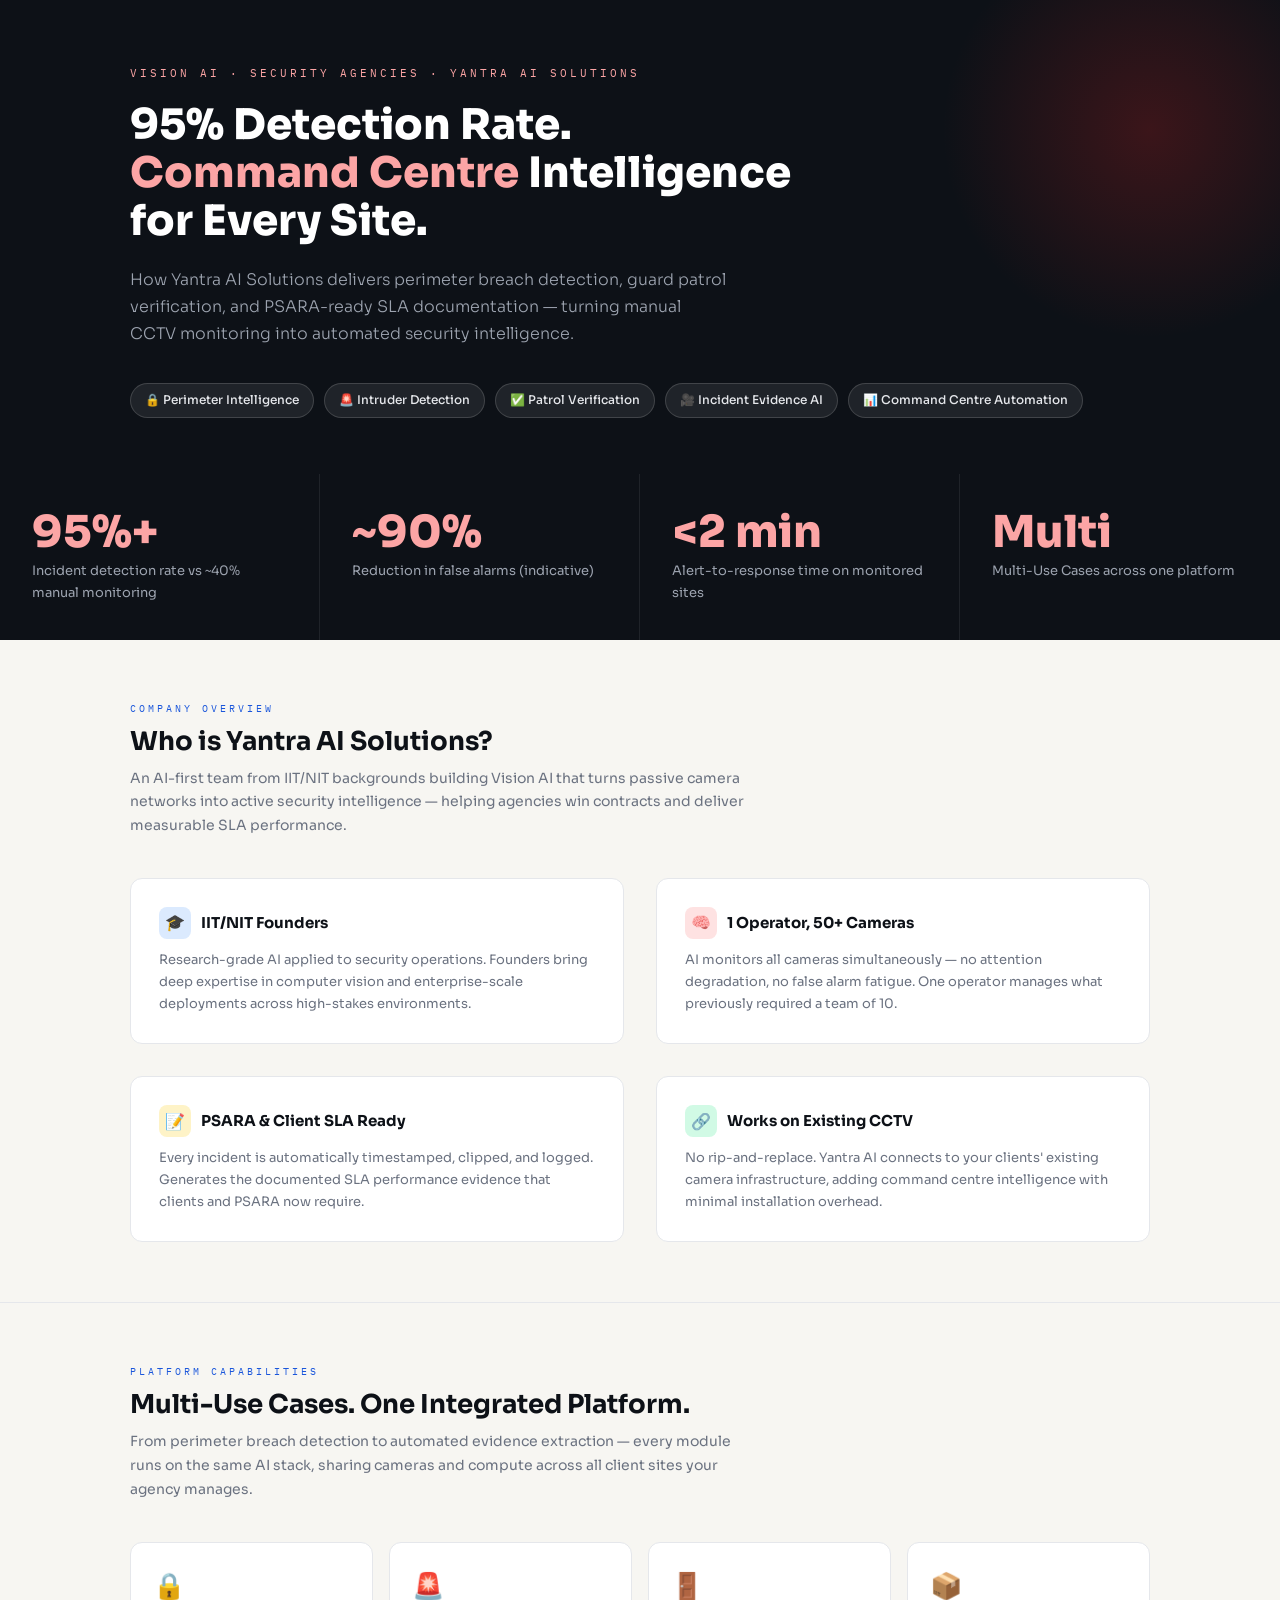
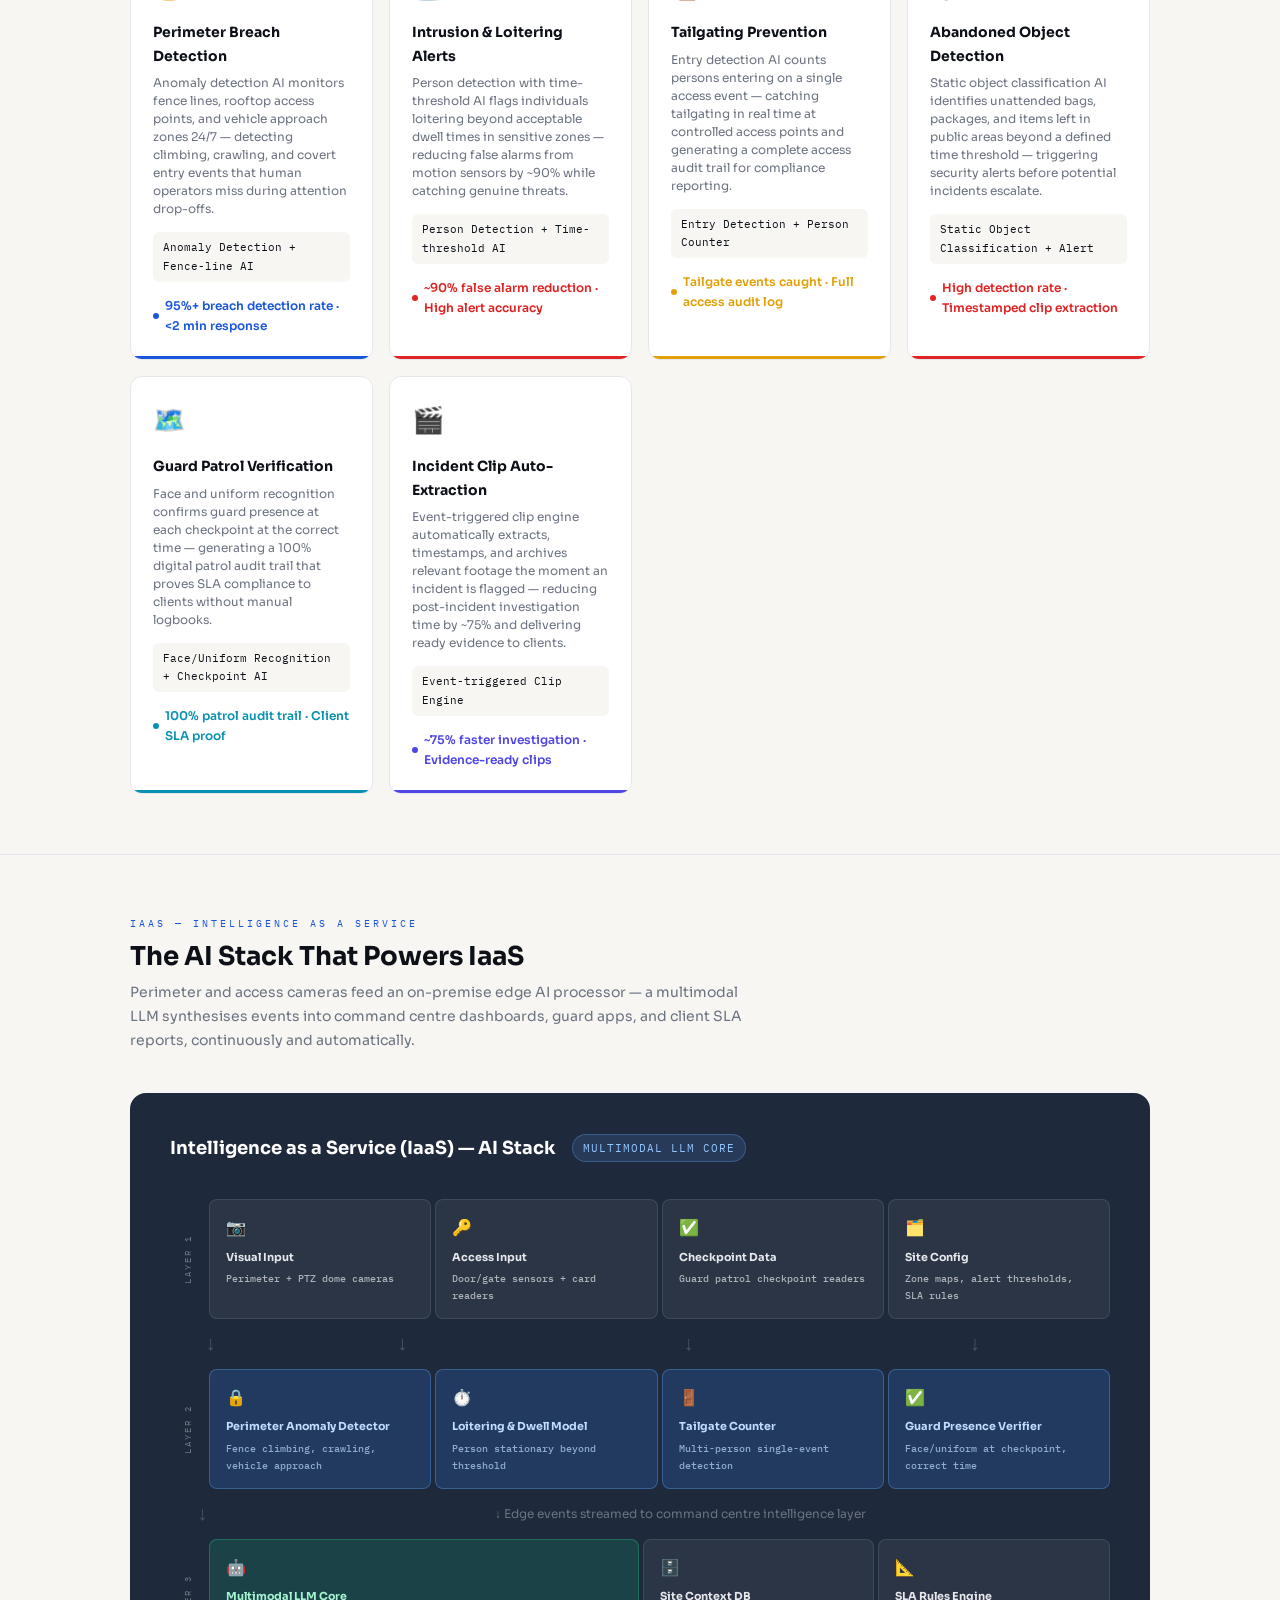
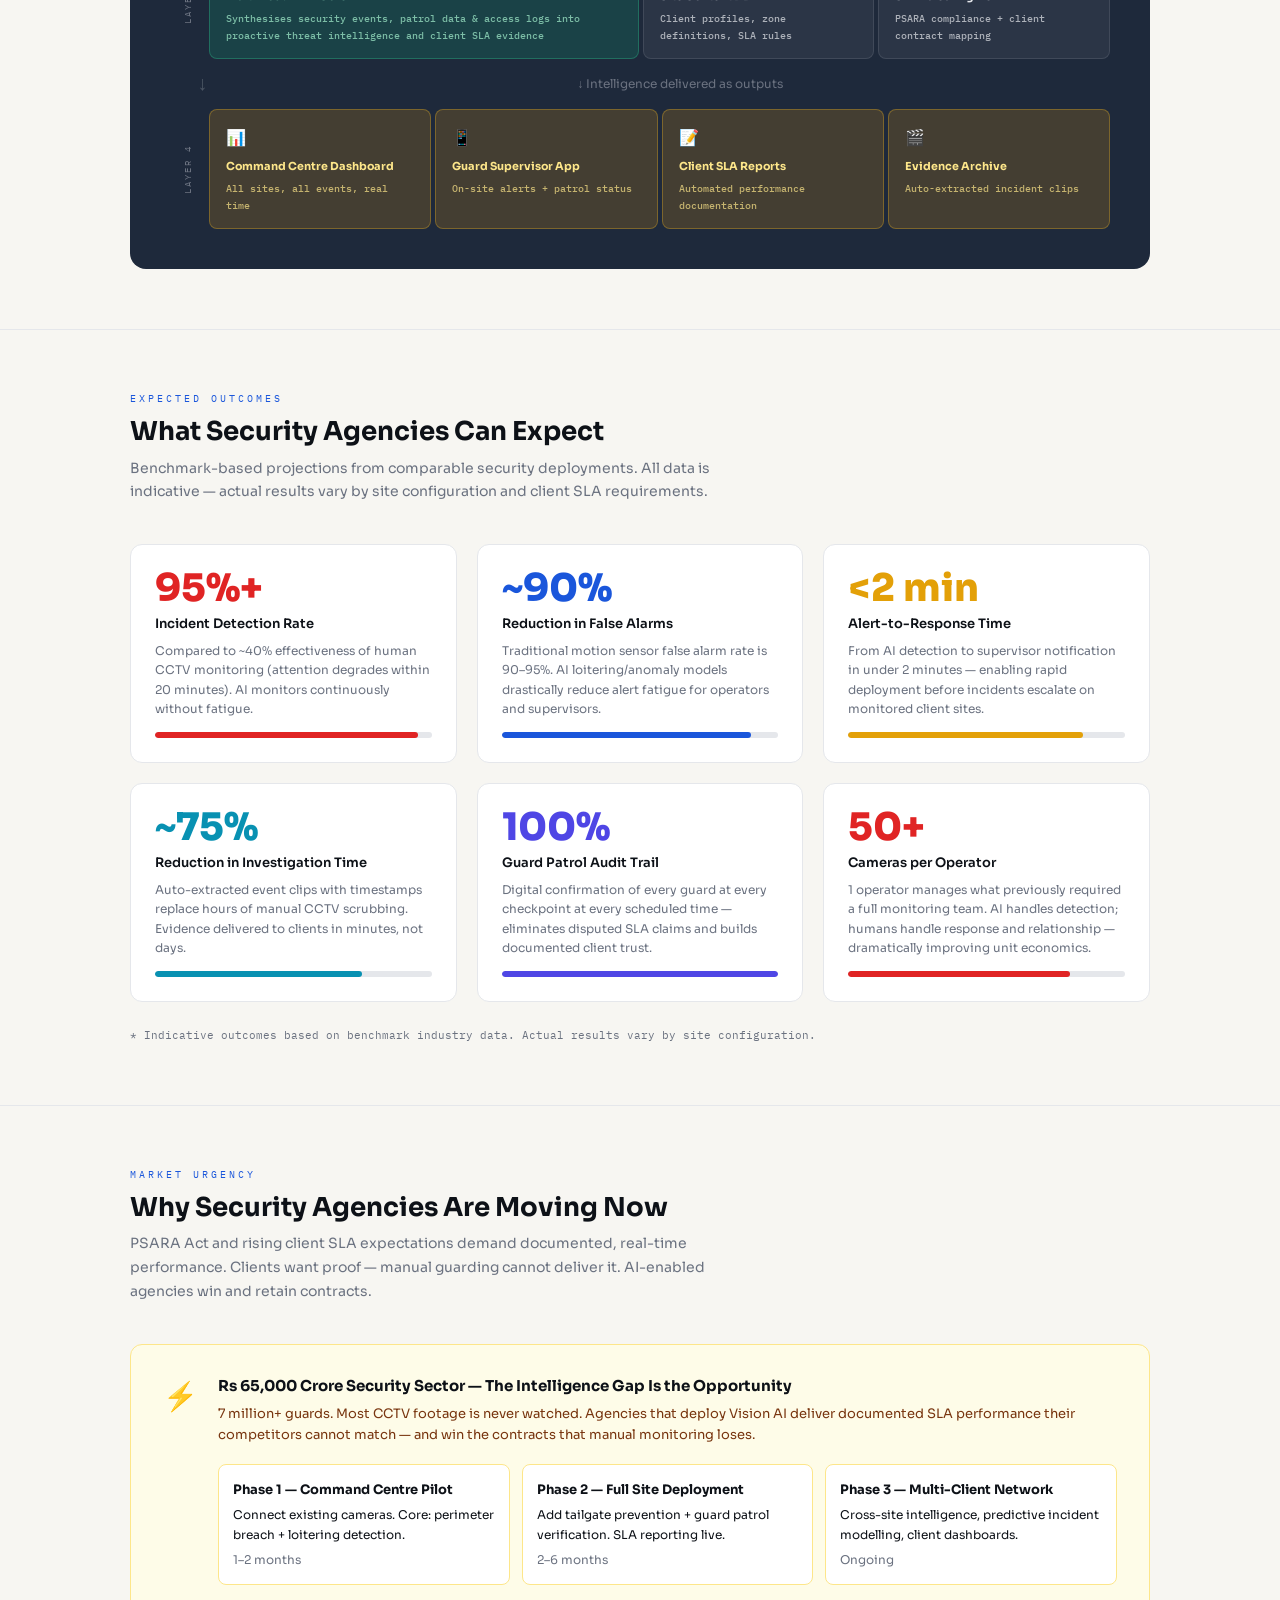
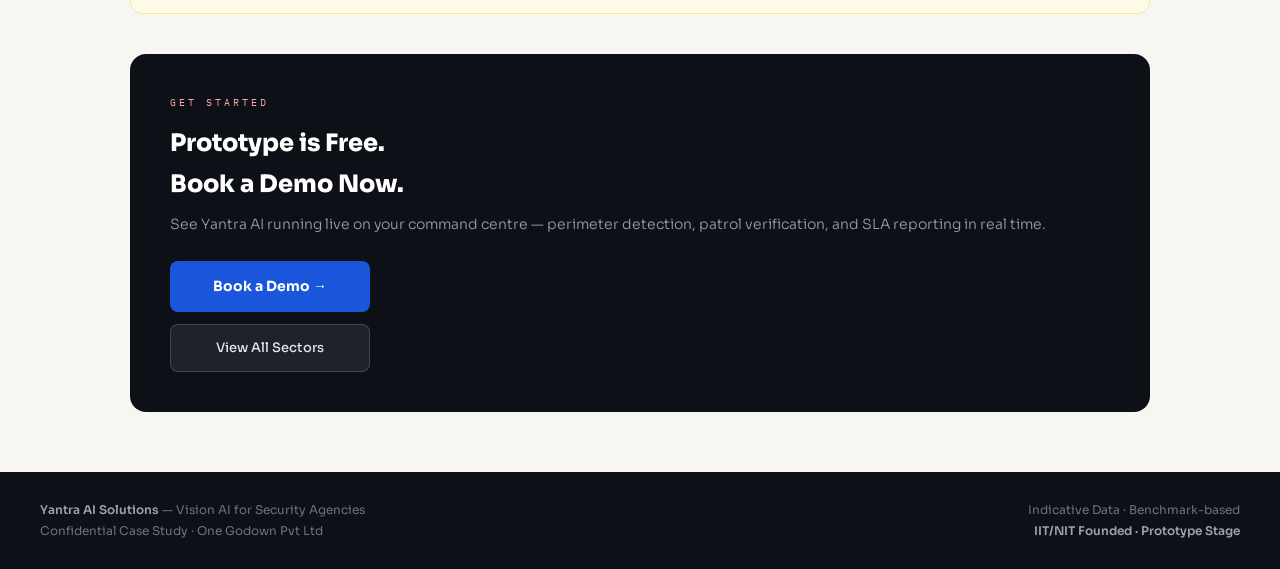
<file: case-studies/Security_YantraAI_CaseStudy.html>
<!DOCTYPE html>
<html lang="en">
<head>
<meta charset="UTF-8">
<meta name="viewport" content="width=device-width, initial-scale=1.0">
<title>Yantra AI Solutions — Vision AI for Security Agencies</title>
<link href="https://fonts.googleapis.com/css2?family=Sora:wght@300;400;500;600;700;800&family=IBM+Plex+Mono:wght@400;500&display=swap" rel="stylesheet">
<style>
  :root {
    --ink: #0d1117;
    --bg: #f7f6f2;
    --white: #ffffff;
    --accent: #1a56db;
    --accent2: #e02424;
    --accent3: #e3a008;
    --accent4: #e02424;
    --muted: #6b7280;
    --border: #e5e7eb;
    --card: #ffffff;
    --tag-bg: #eef2ff;
    --tag-fg: #3730a3;
  }
  * { box-sizing: border-box; margin: 0; padding: 0; }
  body { font-family: 'Sora', sans-serif; background: var(--bg); color: var(--ink); font-size: 15px; line-height: 1.7; }

  .hero { background: var(--ink); color: var(--white); padding: 64px 60px 56px; position: relative; overflow: hidden; }
  .hero::before { content: ''; position: absolute; top: -80px; right: -80px; width: 420px; height: 420px; border-radius: 50%; background: radial-gradient(circle, rgba(224,36,36,0.22) 0%, transparent 70%); pointer-events: none; }
  .hero-eyebrow { font-family: 'IBM Plex Mono', monospace; font-size: 11px; letter-spacing: 3px; text-transform: uppercase; color: #fca5a5; margin-bottom: 18px; }
  .hero h1 { font-size: 42px; font-weight: 800; line-height: 1.15; max-width: 700px; margin-bottom: 20px; }
  .hero h1 span { color: #fca5a5; }
  .hero-sub { font-size: 16px; color: #9ca3af; max-width: 600px; font-weight: 300; margin-bottom: 36px; }
  .hero-badges { display: flex; flex-wrap: wrap; gap: 10px; }
  .badge { background: rgba(255,255,255,0.08); border: 1px solid rgba(255,255,255,0.15); color: #e5e7eb; padding: 6px 14px; border-radius: 40px; font-size: 12px; font-weight: 500; }

  .container { max-width: 1100px; margin: 0 auto; padding: 0 40px; }
  section { padding: 60px 0; }
  section + section { border-top: 1px solid var(--border); }
  .section-label { font-family: 'IBM Plex Mono', monospace; font-size: 10px; letter-spacing: 3px; text-transform: uppercase; color: var(--accent); margin-bottom: 8px; }
  .section-title { font-size: 26px; font-weight: 700; margin-bottom: 8px; line-height: 1.3; }
  .section-desc { color: var(--muted); font-size: 14px; max-width: 620px; margin-bottom: 40px; font-weight: 400; }

  .kpi-strip { background: var(--ink); padding: 0; }
  .kpi-grid { display: grid; grid-template-columns: repeat(4, 1fr); }
  .kpi-item { padding: 36px 32px; border-right: 1px solid rgba(255,255,255,0.08); color: var(--white); }
  .kpi-item:last-child { border-right: none; }
  .kpi-num { font-size: 44px; font-weight: 800; color: #fca5a5; line-height: 1; margin-bottom: 6px; }
  .kpi-label { font-size: 13px; color: #9ca3af; font-weight: 400; }

  .about-grid { display: grid; grid-template-columns: 1fr 1fr; gap: 32px; }
  .about-card { background: var(--card); border: 1px solid var(--border); border-radius: 12px; padding: 28px; }
  .about-card h3 { font-size: 15px; font-weight: 700; margin-bottom: 10px; display: flex; align-items: center; gap: 10px; }
  .icon { width: 32px; height: 32px; border-radius: 8px; display: flex; align-items: center; justify-content: center; font-size: 16px; flex-shrink: 0; }
  .icon-blue { background: #dbeafe; }
  .icon-green { background: #d1fae5; }
  .icon-yellow { background: #fef3c7; }
  .icon-red { background: #fee2e2; }

  .usecase-grid { display: grid; grid-template-columns: repeat(auto-fill, minmax(240px, 1fr)); gap: 16px; }
  .uc-card { background: var(--card); border: 1px solid var(--border); border-radius: 12px; padding: 22px; position: relative; overflow: hidden; transition: box-shadow 0.2s; }
  .uc-card:hover { box-shadow: 0 8px 24px rgba(0,0,0,0.08); }
  .uc-card::after { content: ''; position: absolute; bottom: 0; left: 0; right: 0; height: 3px; }
  .uc-card.blue::after { background: var(--accent); }
  .uc-card.red::after { background: #e02424; }
  .uc-card.yellow::after { background: var(--accent3); }
  .uc-card.teal::after { background: #0891b2; }
  .uc-card.indigo::after { background: #4f46e5; }
  .uc-emoji { font-size: 26px; margin-bottom: 12px; }
  .uc-title { font-size: 14px; font-weight: 700; margin-bottom: 6px; }
  .uc-desc { font-size: 12px; color: var(--muted); margin-bottom: 14px; line-height: 1.5; }
  .uc-solution { font-size: 11px; font-family: 'IBM Plex Mono', monospace; background: var(--bg); border-radius: 6px; padding: 6px 10px; color: var(--ink); margin-bottom: 14px; }
  .uc-kpi { font-size: 12px; font-weight: 600; display: flex; align-items: center; gap: 6px; }
  .kpi-dot { width: 6px; height: 6px; border-radius: 50%; background: currentColor; flex-shrink: 0; }

  .iaas-wrap { background: #1e293b; border-radius: 16px; padding: 40px; color: var(--white); }
  .iaas-title-bar { display: flex; align-items: center; gap: 16px; margin-bottom: 36px; }
  .iaas-title-bar h3 { font-size: 18px; font-weight: 700; color: var(--white); }
  .iaas-badge { background: rgba(96,165,250,0.15); border: 1px solid rgba(96,165,250,0.3); color: #93c5fd; font-size: 11px; padding: 4px 10px; border-radius: 20px; font-family: 'IBM Plex Mono', monospace; letter-spacing: 1px; }
  .iaas-stack { display: flex; flex-direction: column; gap: 4px; }
  .iaas-row { display: flex; align-items: stretch; gap: 4px; }
  .iaas-layer-label { writing-mode: vertical-rl; transform: rotate(180deg); font-size: 9px; font-family: 'IBM Plex Mono', monospace; letter-spacing: 2px; text-transform: uppercase; color: #6b7280; padding: 0 10px; display: flex; align-items: center; justify-content: center; min-width: 32px; }
  .iaas-cells { display: flex; flex: 1; gap: 4px; }
  .iaas-cell { flex: 1; background: rgba(255,255,255,0.06); border: 1px solid rgba(255,255,255,0.1); border-radius: 8px; padding: 14px 16px; font-size: 12px; font-weight: 500; color: #e5e7eb; display: flex; flex-direction: column; gap: 4px; }
  .iaas-cell.highlight { background: rgba(59,130,246,0.2); border-color: rgba(96,165,250,0.35); color: #bfdbfe; }
  .iaas-cell.green-hl { background: rgba(16,185,129,0.18); border-color: rgba(52,211,153,0.3); color: #a7f3d0; }
  .iaas-cell.yellow-hl { background: rgba(245,158,11,0.18); border-color: rgba(251,191,36,0.3); color: #fde68a; }
  .iaas-cell .cell-icon { font-size: 16px; margin-bottom: 2px; }
  .iaas-cell .cell-label { font-size: 11px; font-weight: 700; }
  .iaas-cell .cell-sub { font-size: 10px; opacity: 0.7; font-family: 'IBM Plex Mono', monospace; }
  .iaas-arrow-row { display: flex; justify-content: center; align-items: center; gap: 16px; padding: 4px 0; }
  .iaas-down-arrow { color: #4b5563; font-size: 20px; flex: 1; text-align: center; }

  .benefits-grid { display: grid; grid-template-columns: repeat(3, 1fr); gap: 20px; }
  .benefit-card { background: var(--card); border: 1px solid var(--border); border-radius: 12px; padding: 24px; }
  .benefit-num { font-size: 38px; font-weight: 800; line-height: 1; margin-bottom: 6px; }
  .benefit-label { font-size: 13px; font-weight: 600; margin-bottom: 6px; }
  .benefit-desc { font-size: 12px; color: var(--muted); line-height: 1.6; }
  .bar-track { margin-top: 14px; background: var(--border); border-radius: 4px; height: 6px; overflow: hidden; }
  .bar-fill { height: 100%; border-radius: 4px; }

  .urgency-band { background: #fefce8; border: 1.5px solid #fde68a; border-radius: 12px; padding: 28px 32px; display: flex; gap: 20px; align-items: flex-start; }
  .urgency-icon { font-size: 28px; flex-shrink: 0; }
  .urgency-body h4 { font-size: 15px; font-weight: 700; margin-bottom: 6px; }
  .urgency-body p { font-size: 13px; color: #78350f; line-height: 1.6; }
  .phase-row { display: flex; gap: 12px; margin-top: 18px; }
  .phase-item { flex: 1; background: var(--white); border: 1px solid #fde68a; border-radius: 8px; padding: 14px; font-size: 12px; }
  .phase-item strong { display: block; font-size: 13px; font-weight: 700; margin-bottom: 4px; }

  .doc-footer { background: var(--ink); color: #6b7280; padding: 28px 40px; font-size: 12px; display: flex; justify-content: space-between; align-items: center; }
  .doc-footer span { font-weight: 600; color: #9ca3af; }

  @media (max-width: 900px) {
    .kpi-grid { grid-template-columns: repeat(2, 1fr); }
    .usecase-grid { grid-template-columns: repeat(2, 1fr); }
    .benefits-grid { grid-template-columns: 1fr 1fr; }
    .about-grid { grid-template-columns: 1fr; }
    .hero { padding: 40px 24px; }
    .hero h1 { font-size: 28px; }
    .container { padding: 0 20px; }
    .phase-row { flex-direction: column; }
  }
  @media print {
    body { background: white; }
    .hero { -webkit-print-color-adjust: exact; }
    .kpi-strip { -webkit-print-color-adjust: exact; }
  }
</style>
</head>
<body>

<!-- ══ HERO ══════════════════════════════════════════════ -->
<div class="hero">
  <div class="container">
    <p class="hero-eyebrow">Vision AI · Security Agencies · Yantra AI Solutions</p>
    <h1>95% Detection Rate.<br><span>Command Centre</span> Intelligence for Every Site.</h1>
    <p class="hero-sub">How Yantra AI Solutions delivers perimeter breach detection, guard patrol verification, and PSARA-ready SLA documentation — turning manual CCTV monitoring into automated security intelligence.</p>
    <div class="hero-badges">
      <span class="badge">🔒 Perimeter Intelligence</span>
      <span class="badge">🚨 Intruder Detection</span>
      <span class="badge">✅ Patrol Verification</span>
      <span class="badge">🎥 Incident Evidence AI</span>
      <span class="badge">📊 Command Centre Automation</span>
    </div>
  </div>
</div>

<!-- ══ KPI STRIP ══════════════════════════════════════════ -->
<div class="kpi-strip">
  <div class="kpi-grid">
    <div class="kpi-item">
      <div class="kpi-num">95%+</div>
      <div class="kpi-label">Incident detection rate vs ~40% manual monitoring</div>
    </div>
    <div class="kpi-item">
      <div class="kpi-num">~90%</div>
      <div class="kpi-label">Reduction in false alarms (indicative)</div>
    </div>
    <div class="kpi-item">
      <div class="kpi-num">&lt;2 min</div>
      <div class="kpi-label">Alert-to-response time on monitored sites</div>
    </div>
    <div class="kpi-item">
      <div class="kpi-num">Multi</div>
      <div class="kpi-label">Multi-Use Cases across one platform</div>
    </div>
  </div>
</div>

<!-- ══ ABOUT YANTRA ═══════════════════════════════════════ -->
<section>
  <div class="container">
    <p class="section-label">Company Overview</p>
    <h2 class="section-title">Who is Yantra AI Solutions?</h2>
    <p class="section-desc">An AI-first team from IIT/NIT backgrounds building Vision AI that turns passive camera networks into active security intelligence — helping agencies win contracts and deliver measurable SLA performance.</p>
    <div class="about-grid">
      <div class="about-card">
        <h3><span class="icon icon-blue">🎓</span> IIT/NIT Founders</h3>
        <p style="font-size:13px;color:var(--muted);">Research-grade AI applied to security operations. Founders bring deep expertise in computer vision and enterprise-scale deployments across high-stakes environments.</p>
      </div>
      <div class="about-card">
        <h3><span class="icon icon-red">🧠</span> 1 Operator, 50+ Cameras</h3>
        <p style="font-size:13px;color:var(--muted);">AI monitors all cameras simultaneously — no attention degradation, no false alarm fatigue. One operator manages what previously required a team of 10.</p>
      </div>
      <div class="about-card">
        <h3><span class="icon icon-yellow">📝</span> PSARA & Client SLA Ready</h3>
        <p style="font-size:13px;color:var(--muted);">Every incident is automatically timestamped, clipped, and logged. Generates the documented SLA performance evidence that clients and PSARA now require.</p>
      </div>
      <div class="about-card">
        <h3><span class="icon icon-green">🔗</span> Works on Existing CCTV</h3>
        <p style="font-size:13px;color:var(--muted);">No rip-and-replace. Yantra AI connects to your clients' existing camera infrastructure, adding command centre intelligence with minimal installation overhead.</p>
      </div>
    </div>
  </div>
</section>

<!-- ══ USE CASES ══════════════════════════════════════════ -->
<section>
  <div class="container">
    <p class="section-label">Platform Capabilities</p>
    <h2 class="section-title">Multi-Use Cases. One Integrated Platform.</h2>
    <p class="section-desc">From perimeter breach detection to automated evidence extraction — every module runs on the same AI stack, sharing cameras and compute across all client sites your agency manages.</p>
    <div class="usecase-grid">

      <div class="uc-card blue">
        <div class="uc-emoji">🔒</div>
        <div class="uc-title">Perimeter Breach Detection</div>
        <div class="uc-desc">Anomaly detection AI monitors fence lines, rooftop access points, and vehicle approach zones 24/7 — detecting climbing, crawling, and covert entry events that human operators miss during attention drop-offs.</div>
        <div class="uc-solution">Anomaly Detection + Fence-line AI</div>
        <div class="uc-kpi" style="color:#1a56db"><span class="kpi-dot"></span>95%+ breach detection rate · &lt;2 min response</div>
      </div>

      <div class="uc-card red">
        <div class="uc-emoji">🚨</div>
        <div class="uc-title">Intrusion & Loitering Alerts</div>
        <div class="uc-desc">Person detection with time-threshold AI flags individuals loitering beyond acceptable dwell times in sensitive zones — reducing false alarms from motion sensors by ~90% while catching genuine threats.</div>
        <div class="uc-solution">Person Detection + Time-threshold AI</div>
        <div class="uc-kpi" style="color:#e02424"><span class="kpi-dot"></span>~90% false alarm reduction · High alert accuracy</div>
      </div>

      <div class="uc-card yellow">
        <div class="uc-emoji">🚪</div>
        <div class="uc-title">Tailgating Prevention</div>
        <div class="uc-desc">Entry detection AI counts persons entering on a single access event — catching tailgating in real time at controlled access points and generating a complete access audit trail for compliance reporting.</div>
        <div class="uc-solution">Entry Detection + Person Counter</div>
        <div class="uc-kpi" style="color:#e3a008"><span class="kpi-dot"></span>Tailgate events caught · Full access audit log</div>
      </div>

      <div class="uc-card red">
        <div class="uc-emoji">📦</div>
        <div class="uc-title">Abandoned Object Detection</div>
        <div class="uc-desc">Static object classification AI identifies unattended bags, packages, and items left in public areas beyond a defined time threshold — triggering security alerts before potential incidents escalate.</div>
        <div class="uc-solution">Static Object Classification + Alert</div>
        <div class="uc-kpi" style="color:#e02424"><span class="kpi-dot"></span>High detection rate · Timestamped clip extraction</div>
      </div>

      <div class="uc-card teal">
        <div class="uc-emoji">🗺️</div>
        <div class="uc-title">Guard Patrol Verification</div>
        <div class="uc-desc">Face and uniform recognition confirms guard presence at each checkpoint at the correct time — generating a 100% digital patrol audit trail that proves SLA compliance to clients without manual logbooks.</div>
        <div class="uc-solution">Face/Uniform Recognition + Checkpoint AI</div>
        <div class="uc-kpi" style="color:#0891b2"><span class="kpi-dot"></span>100% patrol audit trail · Client SLA proof</div>
      </div>

      <div class="uc-card indigo">
        <div class="uc-emoji">🎬</div>
        <div class="uc-title">Incident Clip Auto-Extraction</div>
        <div class="uc-desc">Event-triggered clip engine automatically extracts, timestamps, and archives relevant footage the moment an incident is flagged — reducing post-incident investigation time by ~75% and delivering ready evidence to clients.</div>
        <div class="uc-solution">Event-triggered Clip Engine</div>
        <div class="uc-kpi" style="color:#4f46e5"><span class="kpi-dot"></span>~75% faster investigation · Evidence-ready clips</div>
      </div>

    </div>
  </div>
</section>

<!-- ══ IAAS STACK ══════════════════════════════════════════ -->
<section>
  <div class="container">
    <p class="section-label">IaaS — Intelligence as a Service</p>
    <h2 class="section-title">The AI Stack That Powers IaaS</h2>
    <p class="section-desc">Perimeter and access cameras feed an on-premise edge AI processor — a multimodal LLM synthesises events into command centre dashboards, guard apps, and client SLA reports, continuously and automatically.</p>

    <div class="iaas-wrap">
      <div class="iaas-title-bar">
        <h3>Intelligence as a Service (IaaS) — AI Stack</h3>
        <span class="iaas-badge">MULTIMODAL LLM CORE</span>
      </div>
      <div class="iaas-stack">

        <div class="iaas-row">
          <div class="iaas-layer-label">Layer 1</div>
          <div class="iaas-cells">
            <div class="iaas-cell"><span class="cell-icon">📷</span><span class="cell-label">Visual Input</span><span class="cell-sub">Perimeter + PTZ dome cameras</span></div>
            <div class="iaas-cell"><span class="cell-icon">🔑</span><span class="cell-label">Access Input</span><span class="cell-sub">Door/gate sensors + card readers</span></div>
            <div class="iaas-cell"><span class="cell-icon">✅</span><span class="cell-label">Checkpoint Data</span><span class="cell-sub">Guard patrol checkpoint readers</span></div>
            <div class="iaas-cell"><span class="cell-icon">🗂️</span><span class="cell-label">Site Config</span><span class="cell-sub">Zone maps, alert thresholds, SLA rules</span></div>
          </div>
        </div>

        <div class="iaas-arrow-row">
          <div class="iaas-down-arrow" style="flex:0.3">↓</div>
          <div class="iaas-down-arrow">↓</div>
          <div class="iaas-down-arrow">↓</div>
          <div class="iaas-down-arrow">↓</div>
        </div>

        <div class="iaas-row">
          <div class="iaas-layer-label">Layer 2</div>
          <div class="iaas-cells">
            <div class="iaas-cell highlight"><span class="cell-icon">🔒</span><span class="cell-label">Perimeter Anomaly Detector</span><span class="cell-sub">Fence climbing, crawling, vehicle approach</span></div>
            <div class="iaas-cell highlight"><span class="cell-icon">⏱️</span><span class="cell-label">Loitering & Dwell Model</span><span class="cell-sub">Person stationary beyond threshold</span></div>
            <div class="iaas-cell highlight"><span class="cell-icon">🚪</span><span class="cell-label">Tailgate Counter</span><span class="cell-sub">Multi-person single-event detection</span></div>
            <div class="iaas-cell highlight"><span class="cell-icon">✅</span><span class="cell-label">Guard Presence Verifier</span><span class="cell-sub">Face/uniform at checkpoint, correct time</span></div>
          </div>
        </div>

        <div class="iaas-arrow-row">
          <div class="iaas-down-arrow" style="flex:0.3">↓</div>
          <div class="iaas-down-arrow" style="flex:4;text-align:center;font-size:12px;color:#6b7280">↓ Edge events streamed to command centre intelligence layer</div>
        </div>

        <div class="iaas-row">
          <div class="iaas-layer-label">Layer 3</div>
          <div class="iaas-cells">
            <div class="iaas-cell green-hl" style="flex:2"><span class="cell-icon">🤖</span><span class="cell-label">Multimodal LLM Core</span><span class="cell-sub">Synthesises security events, patrol data & access logs into proactive threat intelligence and client SLA evidence</span></div>
            <div class="iaas-cell"><span class="cell-icon">🗄️</span><span class="cell-label">Site Context DB</span><span class="cell-sub">Client profiles, zone definitions, SLA rules</span></div>
            <div class="iaas-cell"><span class="cell-icon">📐</span><span class="cell-label">SLA Rules Engine</span><span class="cell-sub">PSARA compliance + client contract mapping</span></div>
          </div>
        </div>

        <div class="iaas-arrow-row">
          <div class="iaas-down-arrow" style="flex:0.3">↓</div>
          <div class="iaas-down-arrow" style="flex:4;text-align:center;font-size:12px;color:#6b7280">↓ Intelligence delivered as outputs</div>
        </div>

        <div class="iaas-row">
          <div class="iaas-layer-label">Layer 4</div>
          <div class="iaas-cells">
            <div class="iaas-cell yellow-hl"><span class="cell-icon">📊</span><span class="cell-label">Command Centre Dashboard</span><span class="cell-sub">All sites, all events, real time</span></div>
            <div class="iaas-cell yellow-hl"><span class="cell-icon">📱</span><span class="cell-label">Guard Supervisor App</span><span class="cell-sub">On-site alerts + patrol status</span></div>
            <div class="iaas-cell yellow-hl"><span class="cell-icon">📝</span><span class="cell-label">Client SLA Reports</span><span class="cell-sub">Automated performance documentation</span></div>
            <div class="iaas-cell yellow-hl"><span class="cell-icon">🎬</span><span class="cell-label">Evidence Archive</span><span class="cell-sub">Auto-extracted incident clips</span></div>
          </div>
        </div>

      </div>
    </div>
  </div>
</section>

<!-- ══ EXPECTED BENEFITS ═══════════════════════════════════ -->
<section>
  <div class="container">
    <p class="section-label">Expected Outcomes</p>
    <h2 class="section-title">What Security Agencies Can Expect</h2>
    <p class="section-desc">Benchmark-based projections from comparable security deployments. All data is indicative — actual results vary by site configuration and client SLA requirements.</p>
    <div class="benefits-grid">
      <div class="benefit-card">
        <div class="benefit-num" style="color:#e02424">95%+</div>
        <div class="benefit-label">Incident Detection Rate</div>
        <div class="benefit-desc">Compared to ~40% effectiveness of human CCTV monitoring (attention degrades within 20 minutes). AI monitors continuously without fatigue.</div>
        <div class="bar-track"><div class="bar-fill" style="width:95%;background:#e02424"></div></div>
      </div>
      <div class="benefit-card">
        <div class="benefit-num" style="color:#1a56db">~90%</div>
        <div class="benefit-label">Reduction in False Alarms</div>
        <div class="benefit-desc">Traditional motion sensor false alarm rate is 90–95%. AI loitering/anomaly models drastically reduce alert fatigue for operators and supervisors.</div>
        <div class="bar-track"><div class="bar-fill" style="width:90%;background:#1a56db"></div></div>
      </div>
      <div class="benefit-card">
        <div class="benefit-num" style="color:#e3a008">&lt;2 min</div>
        <div class="benefit-label">Alert-to-Response Time</div>
        <div class="benefit-desc">From AI detection to supervisor notification in under 2 minutes — enabling rapid deployment before incidents escalate on monitored client sites.</div>
        <div class="bar-track"><div class="bar-fill" style="width:85%;background:#e3a008"></div></div>
      </div>
      <div class="benefit-card">
        <div class="benefit-num" style="color:#0891b2">~75%</div>
        <div class="benefit-label">Reduction in Investigation Time</div>
        <div class="benefit-desc">Auto-extracted event clips with timestamps replace hours of manual CCTV scrubbing. Evidence delivered to clients in minutes, not days.</div>
        <div class="bar-track"><div class="bar-fill" style="width:75%;background:#0891b2"></div></div>
      </div>
      <div class="benefit-card">
        <div class="benefit-num" style="color:#4f46e5">100%</div>
        <div class="benefit-label">Guard Patrol Audit Trail</div>
        <div class="benefit-desc">Digital confirmation of every guard at every checkpoint at every scheduled time — eliminates disputed SLA claims and builds documented client trust.</div>
        <div class="bar-track"><div class="bar-fill" style="width:100%;background:#4f46e5"></div></div>
      </div>
      <div class="benefit-card">
        <div class="benefit-num" style="color:#e02424">50+</div>
        <div class="benefit-label">Cameras per Operator</div>
        <div class="benefit-desc">1 operator manages what previously required a full monitoring team. AI handles detection; humans handle response and relationship — dramatically improving unit economics.</div>
        <div class="bar-track"><div class="bar-fill" style="width:80%;background:#e02424"></div></div>
      </div>
    </div>
    <p style="font-size:11px;color:var(--muted);margin-top:24px;font-family:'IBM Plex Mono',monospace;">* Indicative outcomes based on benchmark industry data. Actual results vary by site configuration.</p>
  </div>
</section>

<!-- ══ URGENCY + ROADMAP + CTA ════════════════════════════ -->
<section>
  <div class="container">
    <p class="section-label">Market Urgency</p>
    <h2 class="section-title">Why Security Agencies Are Moving Now</h2>
    <p class="section-desc">PSARA Act and rising client SLA expectations demand documented, real-time performance. Clients want proof — manual guarding cannot deliver it. AI-enabled agencies win and retain contracts.</p>

    <div class="urgency-band">
      <div class="urgency-icon">⚡</div>
      <div class="urgency-body">
        <h4>Rs 65,000 Crore Security Sector — The Intelligence Gap Is the Opportunity</h4>
        <p>7 million+ guards. Most CCTV footage is never watched. Agencies that deploy Vision AI deliver documented SLA performance their competitors cannot match — and win the contracts that manual monitoring loses.</p>
        <div class="phase-row">
          <div class="phase-item">
            <strong>Phase 1 — Command Centre Pilot</strong>
            Connect existing cameras. Core: perimeter breach + loitering detection.
            <span style="color:var(--muted);display:block;margin-top:4px">1–2 months</span>
          </div>
          <div class="phase-item">
            <strong>Phase 2 — Full Site Deployment</strong>
            Add tailgate prevention + guard patrol verification. SLA reporting live.
            <span style="color:var(--muted);display:block;margin-top:4px">2–6 months</span>
          </div>
          <div class="phase-item">
            <strong>Phase 3 — Multi-Client Network</strong>
            Cross-site intelligence, predictive incident modelling, client dashboards.
            <span style="color:var(--muted);display:block;margin-top:4px">Ongoing</span>
          </div>
        </div>
      </div>
    </div>

    <div style="margin-top:40px;background:var(--ink);border-radius:16px;padding:40px;display:flex;align-items:center;justify-content:space-between;gap:24px;flex-wrap:wrap;">
      <div>
        <p style="font-family:'IBM Plex Mono',monospace;font-size:10px;letter-spacing:3px;text-transform:uppercase;color:#fca5a5;margin-bottom:12px;">GET STARTED</p>
        <h3 style="font-size:24px;font-weight:800;color:#ffffff;margin-bottom:8px;">Prototype is Free.<br>Book a Demo Now.</h3>
        <p style="font-size:14px;color:#9ca3af;font-weight:300;">See Yantra AI running live on your command centre — perimeter detection, patrol verification, and SLA reporting in real time.</p>
      </div>
      <div style="display:flex;flex-direction:column;gap:12px;min-width:200px;">
        <a href="#" style="background:#1a56db;color:#fff;padding:14px 28px;border-radius:8px;font-weight:700;font-size:14px;text-decoration:none;text-align:center;">Book a Demo →</a>
        <a href="#" style="background:rgba(255,255,255,0.08);border:1px solid rgba(255,255,255,0.15);color:#e5e7eb;padding:12px 28px;border-radius:8px;font-weight:500;font-size:13px;text-decoration:none;text-align:center;">View All Sectors</a>
      </div>
    </div>
  </div>
</section>

<!-- ══ FOOTER ══════════════════════════════════════════════ -->
<div class="doc-footer">
  <div>
    <span>Yantra AI Solutions</span> — Vision AI for Security Agencies<br>
    Confidential Case Study · One Godown Pvt Ltd
  </div>
  <div style="text-align:right;">
    Indicative Data · Benchmark-based<br>
    <span>IIT/NIT Founded · Prototype Stage</span>
  </div>
</div>

</body>
</html>
</file>
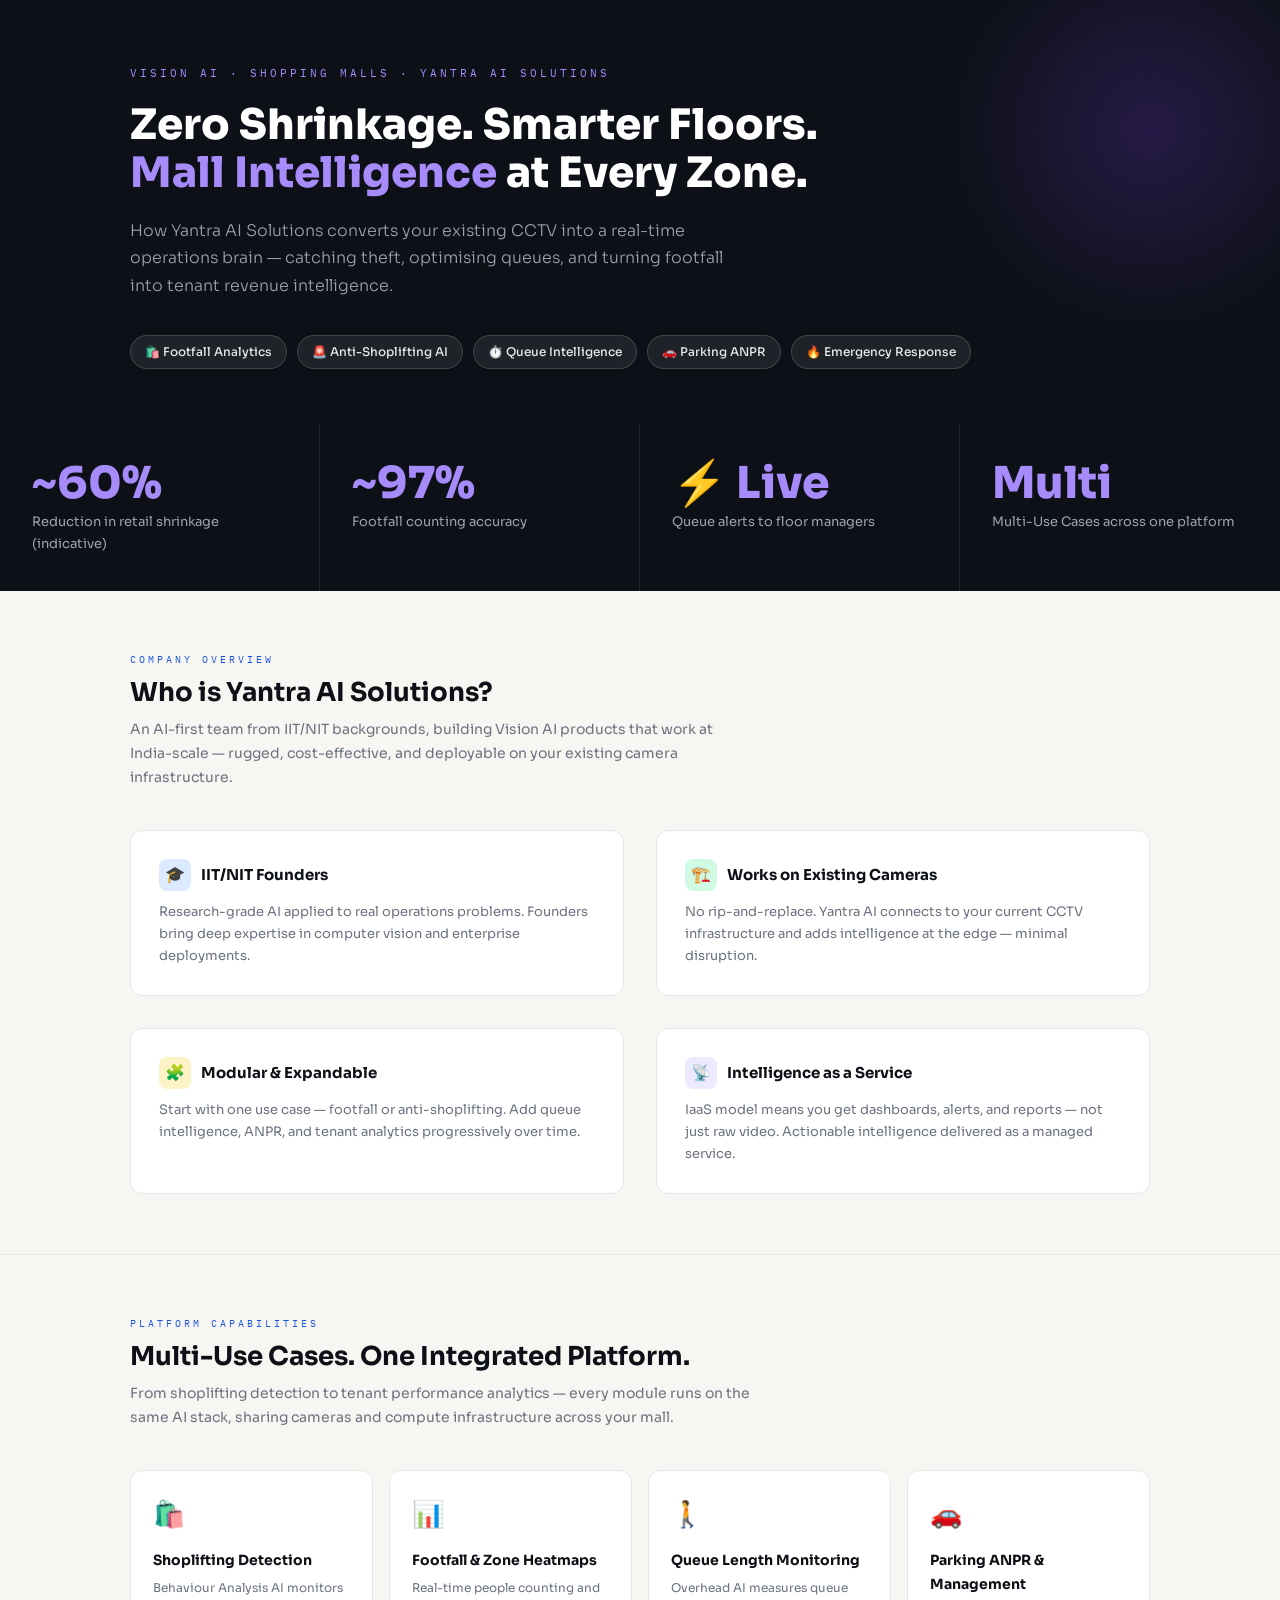
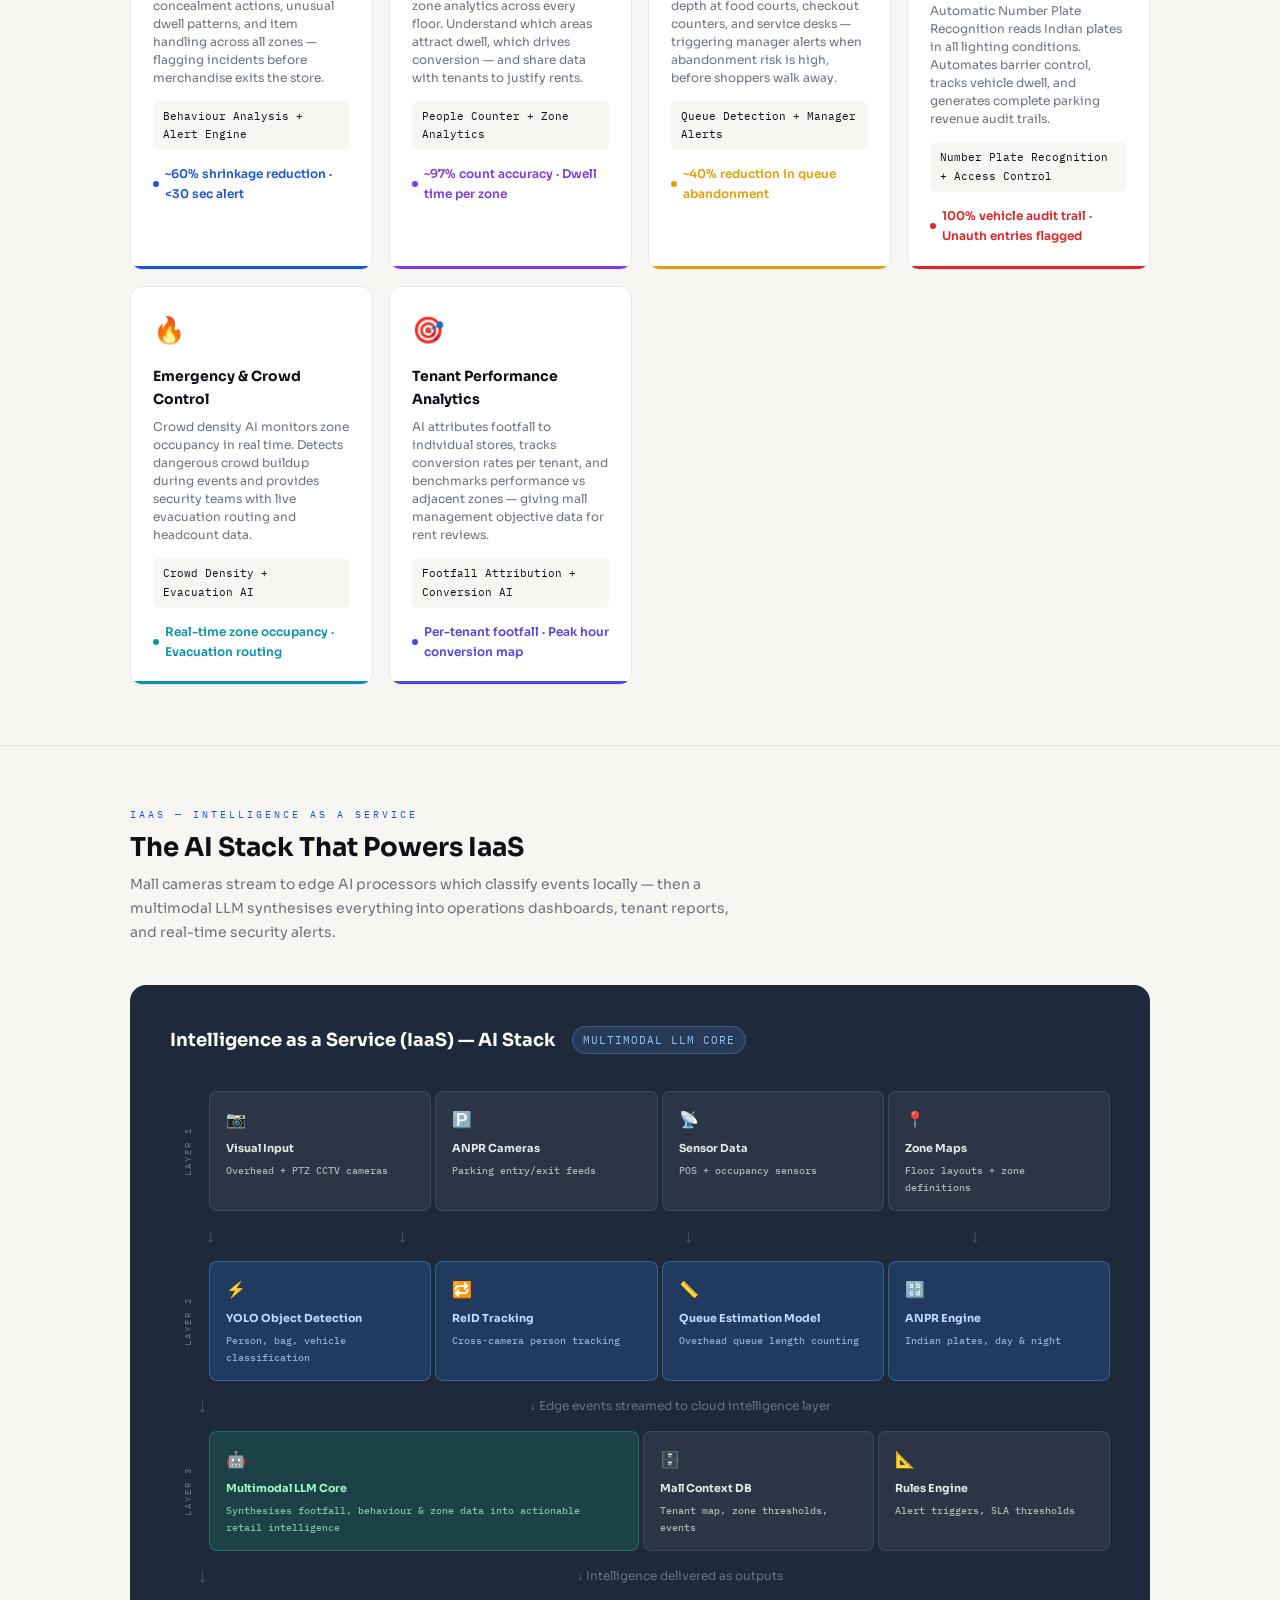
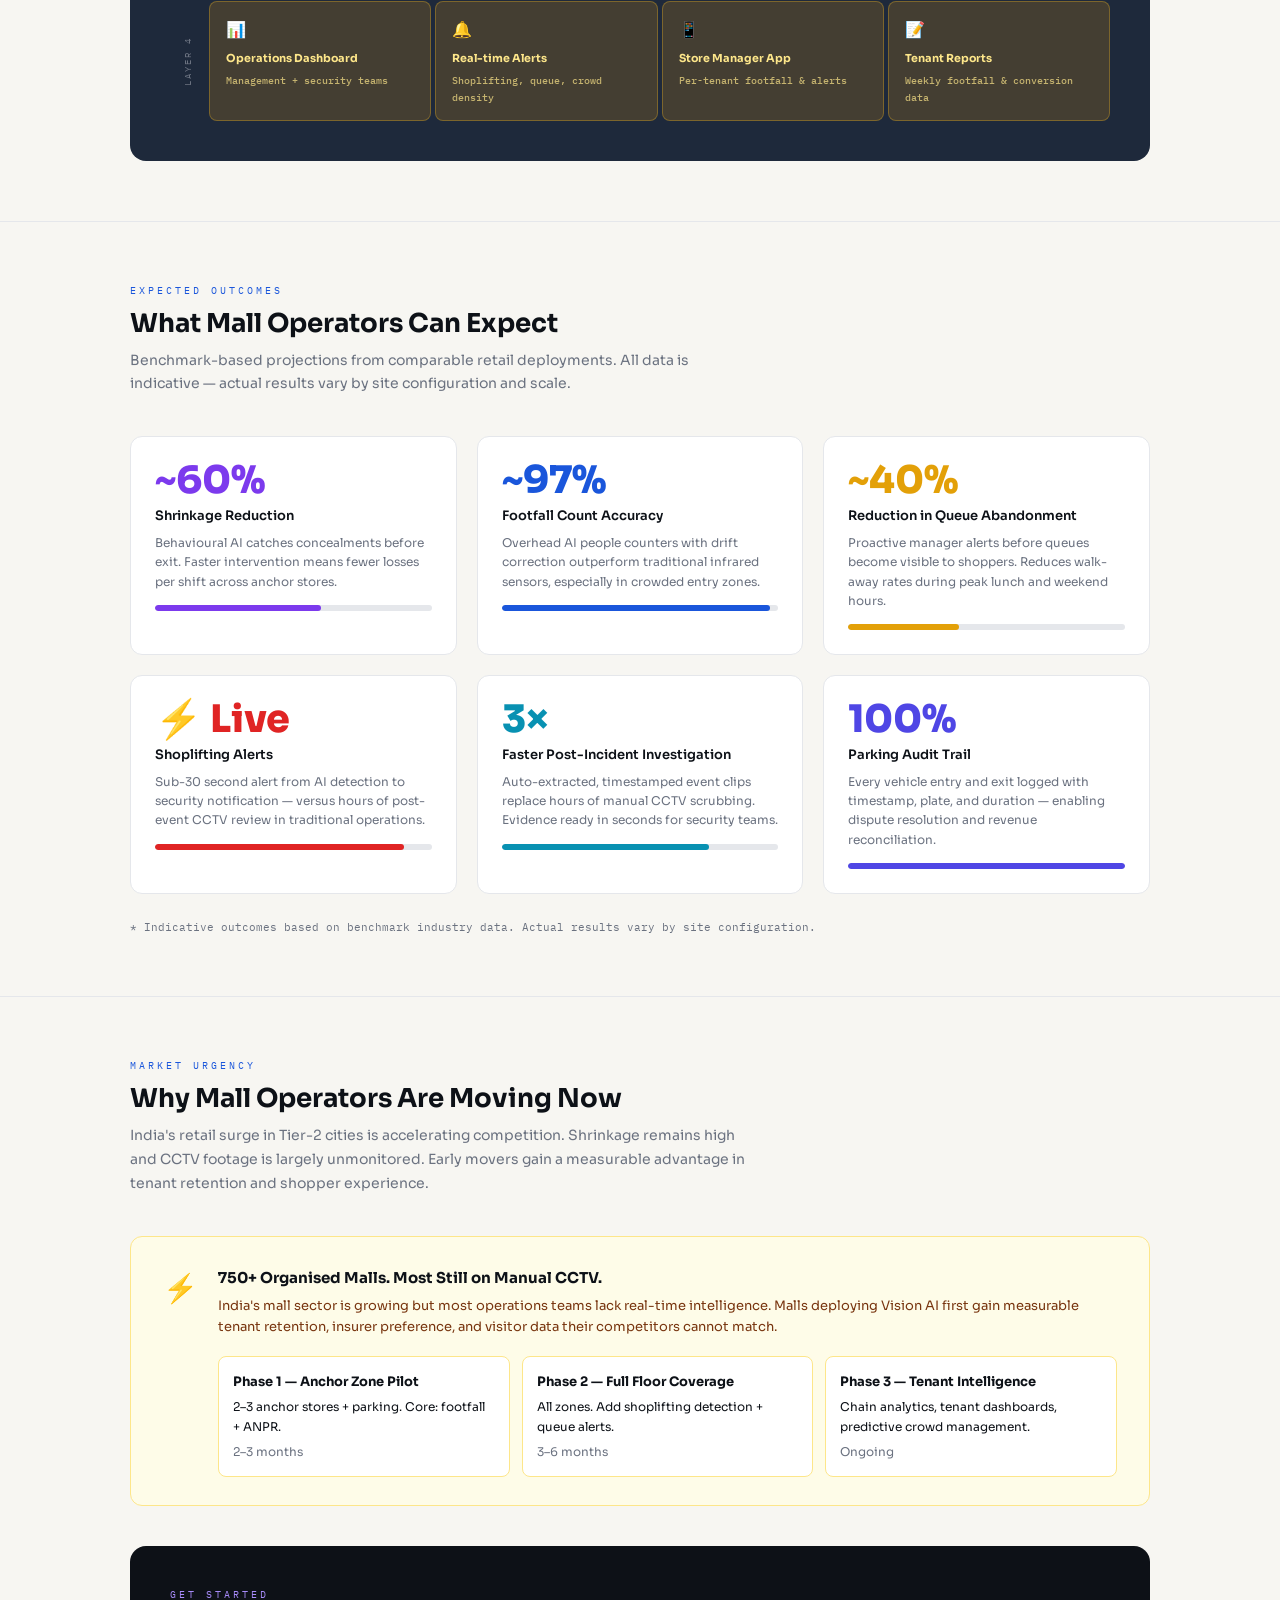
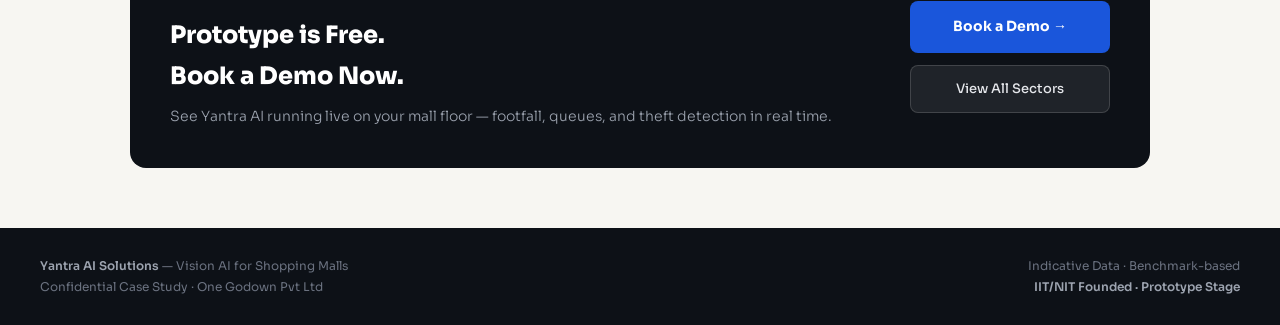
<file: case-studies/ShoppingMalls_YantraAI_CaseStudy.html>
<!DOCTYPE html>
<html lang="en">
<head>
<meta charset="UTF-8">
<meta name="viewport" content="width=device-width, initial-scale=1.0">
<title>Yantra AI Solutions — Vision AI for Shopping Malls</title>
<link href="https://fonts.googleapis.com/css2?family=Sora:wght@300;400;500;600;700;800&family=IBM+Plex+Mono:wght@400;500&display=swap" rel="stylesheet">
<style>
  :root {
    --ink: #0d1117;
    --bg: #f7f6f2;
    --white: #ffffff;
    --accent: #1a56db;
    --accent2: #7c3aed;
    --accent3: #e3a008;
    --accent4: #e02424;
    --muted: #6b7280;
    --border: #e5e7eb;
    --card: #ffffff;
    --tag-bg: #eef2ff;
    --tag-fg: #3730a3;
  }
  * { box-sizing: border-box; margin: 0; padding: 0; }
  body { font-family: 'Sora', sans-serif; background: var(--bg); color: var(--ink); font-size: 15px; line-height: 1.7; }

  .hero { background: var(--ink); color: var(--white); padding: 64px 60px 56px; position: relative; overflow: hidden; }
  .hero::before { content: ''; position: absolute; top: -80px; right: -80px; width: 420px; height: 420px; border-radius: 50%; background: radial-gradient(circle, rgba(124,58,237,0.22) 0%, transparent 70%); pointer-events: none; }
  .hero-eyebrow { font-family: 'IBM Plex Mono', monospace; font-size: 11px; letter-spacing: 3px; text-transform: uppercase; color: #a78bfa; margin-bottom: 18px; }
  .hero h1 { font-size: 42px; font-weight: 800; line-height: 1.15; max-width: 700px; margin-bottom: 20px; }
  .hero h1 span { color: #a78bfa; }
  .hero-sub { font-size: 16px; color: #9ca3af; max-width: 600px; font-weight: 300; margin-bottom: 36px; }
  .hero-badges { display: flex; flex-wrap: wrap; gap: 10px; }
  .badge { background: rgba(255,255,255,0.08); border: 1px solid rgba(255,255,255,0.15); color: #e5e7eb; padding: 6px 14px; border-radius: 40px; font-size: 12px; font-weight: 500; }

  .container { max-width: 1100px; margin: 0 auto; padding: 0 40px; }
  section { padding: 60px 0; }
  section + section { border-top: 1px solid var(--border); }
  .section-label { font-family: 'IBM Plex Mono', monospace; font-size: 10px; letter-spacing: 3px; text-transform: uppercase; color: var(--accent); margin-bottom: 8px; }
  .section-title { font-size: 26px; font-weight: 700; margin-bottom: 8px; line-height: 1.3; }
  .section-desc { color: var(--muted); font-size: 14px; max-width: 620px; margin-bottom: 40px; font-weight: 400; }

  .kpi-strip { background: var(--ink); padding: 0; }
  .kpi-grid { display: grid; grid-template-columns: repeat(4, 1fr); }
  .kpi-item { padding: 36px 32px; border-right: 1px solid rgba(255,255,255,0.08); color: var(--white); }
  .kpi-item:last-child { border-right: none; }
  .kpi-num { font-size: 44px; font-weight: 800; color: #a78bfa; line-height: 1; margin-bottom: 6px; }
  .kpi-label { font-size: 13px; color: #9ca3af; font-weight: 400; }

  .about-grid { display: grid; grid-template-columns: 1fr 1fr; gap: 32px; }
  .about-card { background: var(--card); border: 1px solid var(--border); border-radius: 12px; padding: 28px; }
  .about-card h3 { font-size: 15px; font-weight: 700; margin-bottom: 10px; display: flex; align-items: center; gap: 10px; }
  .icon { width: 32px; height: 32px; border-radius: 8px; display: flex; align-items: center; justify-content: center; font-size: 16px; flex-shrink: 0; }
  .icon-blue { background: #dbeafe; }
  .icon-green { background: #d1fae5; }
  .icon-yellow { background: #fef3c7; }
  .icon-purple { background: #ede9fe; }

  .usecase-grid { display: grid; grid-template-columns: repeat(auto-fill, minmax(240px, 1fr)); gap: 16px; }
  .uc-card { background: var(--card); border: 1px solid var(--border); border-radius: 12px; padding: 22px; position: relative; overflow: hidden; transition: box-shadow 0.2s; }
  .uc-card:hover { box-shadow: 0 8px 24px rgba(0,0,0,0.08); }
  .uc-card::after { content: ''; position: absolute; bottom: 0; left: 0; right: 0; height: 3px; }
  .uc-card.blue::after { background: var(--accent); }
  .uc-card.purple::after { background: #7c3aed; }
  .uc-card.yellow::after { background: var(--accent3); }
  .uc-card.red::after { background: var(--accent4); }
  .uc-card.teal::after { background: #0891b2; }
  .uc-card.indigo::after { background: #4f46e5; }
  .uc-emoji { font-size: 26px; margin-bottom: 12px; }
  .uc-title { font-size: 14px; font-weight: 700; margin-bottom: 6px; }
  .uc-desc { font-size: 12px; color: var(--muted); margin-bottom: 14px; line-height: 1.5; }
  .uc-solution { font-size: 11px; font-family: 'IBM Plex Mono', monospace; background: var(--bg); border-radius: 6px; padding: 6px 10px; color: var(--ink); margin-bottom: 14px; }
  .uc-kpi { font-size: 12px; font-weight: 600; display: flex; align-items: center; gap: 6px; }
  .kpi-dot { width: 6px; height: 6px; border-radius: 50%; background: currentColor; flex-shrink: 0; }

  .iaas-wrap { background: #1e293b; border-radius: 16px; padding: 40px; color: var(--white); }
  .iaas-title-bar { display: flex; align-items: center; gap: 16px; margin-bottom: 36px; }
  .iaas-title-bar h3 { font-size: 18px; font-weight: 700; color: var(--white); }
  .iaas-badge { background: rgba(96,165,250,0.15); border: 1px solid rgba(96,165,250,0.3); color: #93c5fd; font-size: 11px; padding: 4px 10px; border-radius: 20px; font-family: 'IBM Plex Mono', monospace; letter-spacing: 1px; }
  .iaas-stack { display: flex; flex-direction: column; gap: 4px; }
  .iaas-row { display: flex; align-items: stretch; gap: 4px; }
  .iaas-layer-label { writing-mode: vertical-rl; transform: rotate(180deg); font-size: 9px; font-family: 'IBM Plex Mono', monospace; letter-spacing: 2px; text-transform: uppercase; color: #6b7280; padding: 0 10px; display: flex; align-items: center; justify-content: center; min-width: 32px; }
  .iaas-cells { display: flex; flex: 1; gap: 4px; }
  .iaas-cell { flex: 1; background: rgba(255,255,255,0.06); border: 1px solid rgba(255,255,255,0.1); border-radius: 8px; padding: 14px 16px; font-size: 12px; font-weight: 500; color: #e5e7eb; display: flex; flex-direction: column; gap: 4px; }
  .iaas-cell.highlight { background: rgba(59,130,246,0.2); border-color: rgba(96,165,250,0.35); color: #bfdbfe; }
  .iaas-cell.green-hl { background: rgba(16,185,129,0.18); border-color: rgba(52,211,153,0.3); color: #a7f3d0; }
  .iaas-cell.yellow-hl { background: rgba(245,158,11,0.18); border-color: rgba(251,191,36,0.3); color: #fde68a; }
  .iaas-cell .cell-icon { font-size: 16px; margin-bottom: 2px; }
  .iaas-cell .cell-label { font-size: 11px; font-weight: 700; }
  .iaas-cell .cell-sub { font-size: 10px; opacity: 0.7; font-family: 'IBM Plex Mono', monospace; }
  .iaas-arrow-row { display: flex; justify-content: center; align-items: center; gap: 16px; padding: 4px 0; }
  .iaas-down-arrow { color: #4b5563; font-size: 20px; flex: 1; text-align: center; }

  .benefits-grid { display: grid; grid-template-columns: repeat(3, 1fr); gap: 20px; }
  .benefit-card { background: var(--card); border: 1px solid var(--border); border-radius: 12px; padding: 24px; }
  .benefit-num { font-size: 38px; font-weight: 800; line-height: 1; margin-bottom: 6px; }
  .benefit-label { font-size: 13px; font-weight: 600; margin-bottom: 6px; }
  .benefit-desc { font-size: 12px; color: var(--muted); line-height: 1.6; }
  .bar-track { margin-top: 14px; background: var(--border); border-radius: 4px; height: 6px; overflow: hidden; }
  .bar-fill { height: 100%; border-radius: 4px; }

  .urgency-band { background: #fefce8; border: 1.5px solid #fde68a; border-radius: 12px; padding: 28px 32px; display: flex; gap: 20px; align-items: flex-start; }
  .urgency-icon { font-size: 28px; flex-shrink: 0; }
  .urgency-body h4 { font-size: 15px; font-weight: 700; margin-bottom: 6px; }
  .urgency-body p { font-size: 13px; color: #78350f; line-height: 1.6; }
  .phase-row { display: flex; gap: 12px; margin-top: 18px; }
  .phase-item { flex: 1; background: var(--white); border: 1px solid #fde68a; border-radius: 8px; padding: 14px; font-size: 12px; }
  .phase-item strong { display: block; font-size: 13px; font-weight: 700; margin-bottom: 4px; }

  .doc-footer { background: var(--ink); color: #6b7280; padding: 28px 40px; font-size: 12px; display: flex; justify-content: space-between; align-items: center; }
  .doc-footer span { font-weight: 600; color: #9ca3af; }

  @media (max-width: 900px) {
    .kpi-grid { grid-template-columns: repeat(2, 1fr); }
    .usecase-grid { grid-template-columns: repeat(2, 1fr); }
    .benefits-grid { grid-template-columns: 1fr 1fr; }
    .about-grid { grid-template-columns: 1fr; }
    .hero { padding: 40px 24px; }
    .hero h1 { font-size: 28px; }
    .container { padding: 0 20px; }
    .phase-row { flex-direction: column; }
  }
  @media print {
    body { background: white; }
    .hero { -webkit-print-color-adjust: exact; }
    .kpi-strip { -webkit-print-color-adjust: exact; }
  }
</style>
</head>
<body>

<!-- ══ HERO ══════════════════════════════════════════════ -->
<div class="hero">
  <div class="container">
    <p class="hero-eyebrow">Vision AI · Shopping Malls · Yantra AI Solutions</p>
    <h1>Zero Shrinkage. Smarter Floors.<br><span>Mall Intelligence</span> at Every Zone.</h1>
    <p class="hero-sub">How Yantra AI Solutions converts your existing CCTV into a real-time operations brain — catching theft, optimising queues, and turning footfall into tenant revenue intelligence.</p>
    <div class="hero-badges">
      <span class="badge">🛍️ Footfall Analytics</span>
      <span class="badge">🚨 Anti-Shoplifting AI</span>
      <span class="badge">⏱️ Queue Intelligence</span>
      <span class="badge">🚗 Parking ANPR</span>
      <span class="badge">🔥 Emergency Response</span>
    </div>
  </div>
</div>

<!-- ══ KPI STRIP ══════════════════════════════════════════ -->
<div class="kpi-strip">
  <div class="kpi-grid">
    <div class="kpi-item">
      <div class="kpi-num">~60%</div>
      <div class="kpi-label">Reduction in retail shrinkage (indicative)</div>
    </div>
    <div class="kpi-item">
      <div class="kpi-num">~97%</div>
      <div class="kpi-label">Footfall counting accuracy</div>
    </div>
    <div class="kpi-item">
      <div class="kpi-num">⚡ Live</div>
      <div class="kpi-label">Queue alerts to floor managers</div>
    </div>
    <div class="kpi-item">
      <div class="kpi-num">Multi</div>
      <div class="kpi-label">Multi-Use Cases across one platform</div>
    </div>
  </div>
</div>

<!-- ══ ABOUT YANTRA ═══════════════════════════════════════ -->
<section>
  <div class="container">
    <p class="section-label">Company Overview</p>
    <h2 class="section-title">Who is Yantra AI Solutions?</h2>
    <p class="section-desc">An AI-first team from IIT/NIT backgrounds, building Vision AI products that work at India-scale — rugged, cost-effective, and deployable on your existing camera infrastructure.</p>
    <div class="about-grid">
      <div class="about-card">
        <h3><span class="icon icon-blue">🎓</span> IIT/NIT Founders</h3>
        <p style="font-size:13px;color:var(--muted);">Research-grade AI applied to real operations problems. Founders bring deep expertise in computer vision and enterprise deployments.</p>
      </div>
      <div class="about-card">
        <h3><span class="icon icon-green">🏗️</span> Works on Existing Cameras</h3>
        <p style="font-size:13px;color:var(--muted);">No rip-and-replace. Yantra AI connects to your current CCTV infrastructure and adds intelligence at the edge — minimal disruption.</p>
      </div>
      <div class="about-card">
        <h3><span class="icon icon-yellow">🧩</span> Modular & Expandable</h3>
        <p style="font-size:13px;color:var(--muted);">Start with one use case — footfall or anti-shoplifting. Add queue intelligence, ANPR, and tenant analytics progressively over time.</p>
      </div>
      <div class="about-card">
        <h3><span class="icon icon-purple">📡</span> Intelligence as a Service</h3>
        <p style="font-size:13px;color:var(--muted);">IaaS model means you get dashboards, alerts, and reports — not just raw video. Actionable intelligence delivered as a managed service.</p>
      </div>
    </div>
  </div>
</section>

<!-- ══ USE CASES ══════════════════════════════════════════ -->
<section>
  <div class="container">
    <p class="section-label">Platform Capabilities</p>
    <h2 class="section-title">Multi-Use Cases. One Integrated Platform.</h2>
    <p class="section-desc">From shoplifting detection to tenant performance analytics — every module runs on the same AI stack, sharing cameras and compute infrastructure across your mall.</p>
    <div class="usecase-grid">

      <div class="uc-card blue">
        <div class="uc-emoji">🛍️</div>
        <div class="uc-title">Shoplifting Detection</div>
        <div class="uc-desc">Behaviour Analysis AI monitors concealment actions, unusual dwell patterns, and item handling across all zones — flagging incidents before merchandise exits the store.</div>
        <div class="uc-solution">Behaviour Analysis + Alert Engine</div>
        <div class="uc-kpi" style="color:#1a56db"><span class="kpi-dot"></span>~60% shrinkage reduction · &lt;30 sec alert</div>
      </div>

      <div class="uc-card purple">
        <div class="uc-emoji">📊</div>
        <div class="uc-title">Footfall & Zone Heatmaps</div>
        <div class="uc-desc">Real-time people counting and zone analytics across every floor. Understand which areas attract dwell, which drives conversion — and share data with tenants to justify rents.</div>
        <div class="uc-solution">People Counter + Zone Analytics</div>
        <div class="uc-kpi" style="color:#7c3aed"><span class="kpi-dot"></span>~97% count accuracy · Dwell time per zone</div>
      </div>

      <div class="uc-card yellow">
        <div class="uc-emoji">🚶</div>
        <div class="uc-title">Queue Length Monitoring</div>
        <div class="uc-desc">Overhead AI measures queue depth at food courts, checkout counters, and service desks — triggering manager alerts when abandonment risk is high, before shoppers walk away.</div>
        <div class="uc-solution">Queue Detection + Manager Alerts</div>
        <div class="uc-kpi" style="color:#e3a008"><span class="kpi-dot"></span>~40% reduction in queue abandonment</div>
      </div>

      <div class="uc-card red">
        <div class="uc-emoji">🚗</div>
        <div class="uc-title">Parking ANPR & Management</div>
        <div class="uc-desc">Automatic Number Plate Recognition reads Indian plates in all lighting conditions. Automates barrier control, tracks vehicle dwell, and generates complete parking revenue audit trails.</div>
        <div class="uc-solution">Number Plate Recognition + Access Control</div>
        <div class="uc-kpi" style="color:#e02424"><span class="kpi-dot"></span>100% vehicle audit trail · Unauth entries flagged</div>
      </div>

      <div class="uc-card teal">
        <div class="uc-emoji">🔥</div>
        <div class="uc-title">Emergency & Crowd Control</div>
        <div class="uc-desc">Crowd density AI monitors zone occupancy in real time. Detects dangerous crowd buildup during events and provides security teams with live evacuation routing and headcount data.</div>
        <div class="uc-solution">Crowd Density + Evacuation AI</div>
        <div class="uc-kpi" style="color:#0891b2"><span class="kpi-dot"></span>Real-time zone occupancy · Evacuation routing</div>
      </div>

      <div class="uc-card indigo">
        <div class="uc-emoji">🎯</div>
        <div class="uc-title">Tenant Performance Analytics</div>
        <div class="uc-desc">AI attributes footfall to individual stores, tracks conversion rates per tenant, and benchmarks performance vs adjacent zones — giving mall management objective data for rent reviews.</div>
        <div class="uc-solution">Footfall Attribution + Conversion AI</div>
        <div class="uc-kpi" style="color:#4f46e5"><span class="kpi-dot"></span>Per-tenant footfall · Peak hour conversion map</div>
      </div>

    </div>
  </div>
</section>

<!-- ══ IAAS STACK ══════════════════════════════════════════ -->
<section>
  <div class="container">
    <p class="section-label">IaaS — Intelligence as a Service</p>
    <h2 class="section-title">The AI Stack That Powers IaaS</h2>
    <p class="section-desc">Mall cameras stream to edge AI processors which classify events locally — then a multimodal LLM synthesises everything into operations dashboards, tenant reports, and real-time security alerts.</p>

    <div class="iaas-wrap">
      <div class="iaas-title-bar">
        <h3>Intelligence as a Service (IaaS) — AI Stack</h3>
        <span class="iaas-badge">MULTIMODAL LLM CORE</span>
      </div>
      <div class="iaas-stack">

        <div class="iaas-row">
          <div class="iaas-layer-label">Layer 1</div>
          <div class="iaas-cells">
            <div class="iaas-cell"><span class="cell-icon">📷</span><span class="cell-label">Visual Input</span><span class="cell-sub">Overhead + PTZ CCTV cameras</span></div>
            <div class="iaas-cell"><span class="cell-icon">🅿️</span><span class="cell-label">ANPR Cameras</span><span class="cell-sub">Parking entry/exit feeds</span></div>
            <div class="iaas-cell"><span class="cell-icon">📡</span><span class="cell-label">Sensor Data</span><span class="cell-sub">POS + occupancy sensors</span></div>
            <div class="iaas-cell"><span class="cell-icon">📍</span><span class="cell-label">Zone Maps</span><span class="cell-sub">Floor layouts + zone definitions</span></div>
          </div>
        </div>

        <div class="iaas-arrow-row">
          <div class="iaas-down-arrow" style="flex:0.3">↓</div>
          <div class="iaas-down-arrow">↓</div>
          <div class="iaas-down-arrow">↓</div>
          <div class="iaas-down-arrow">↓</div>
        </div>

        <div class="iaas-row">
          <div class="iaas-layer-label">Layer 2</div>
          <div class="iaas-cells">
            <div class="iaas-cell highlight"><span class="cell-icon">⚡</span><span class="cell-label">YOLO Object Detection</span><span class="cell-sub">Person, bag, vehicle classification</span></div>
            <div class="iaas-cell highlight"><span class="cell-icon">🔁</span><span class="cell-label">ReID Tracking</span><span class="cell-sub">Cross-camera person tracking</span></div>
            <div class="iaas-cell highlight"><span class="cell-icon">📏</span><span class="cell-label">Queue Estimation Model</span><span class="cell-sub">Overhead queue length counting</span></div>
            <div class="iaas-cell highlight"><span class="cell-icon">🔡</span><span class="cell-label">ANPR Engine</span><span class="cell-sub">Indian plates, day & night</span></div>
          </div>
        </div>

        <div class="iaas-arrow-row">
          <div class="iaas-down-arrow" style="flex:0.3">↓</div>
          <div class="iaas-down-arrow" style="flex:4;text-align:center;font-size:12px;color:#6b7280">↓ Edge events streamed to cloud intelligence layer</div>
        </div>

        <div class="iaas-row">
          <div class="iaas-layer-label">Layer 3</div>
          <div class="iaas-cells">
            <div class="iaas-cell green-hl" style="flex:2"><span class="cell-icon">🤖</span><span class="cell-label">Multimodal LLM Core</span><span class="cell-sub">Synthesises footfall, behaviour & zone data into actionable retail intelligence</span></div>
            <div class="iaas-cell"><span class="cell-icon">🗄️</span><span class="cell-label">Mall Context DB</span><span class="cell-sub">Tenant map, zone thresholds, events</span></div>
            <div class="iaas-cell"><span class="cell-icon">📐</span><span class="cell-label">Rules Engine</span><span class="cell-sub">Alert triggers, SLA thresholds</span></div>
          </div>
        </div>

        <div class="iaas-arrow-row">
          <div class="iaas-down-arrow" style="flex:0.3">↓</div>
          <div class="iaas-down-arrow" style="flex:4;text-align:center;font-size:12px;color:#6b7280">↓ Intelligence delivered as outputs</div>
        </div>

        <div class="iaas-row">
          <div class="iaas-layer-label">Layer 4</div>
          <div class="iaas-cells">
            <div class="iaas-cell yellow-hl"><span class="cell-icon">📊</span><span class="cell-label">Operations Dashboard</span><span class="cell-sub">Management + security teams</span></div>
            <div class="iaas-cell yellow-hl"><span class="cell-icon">🔔</span><span class="cell-label">Real-time Alerts</span><span class="cell-sub">Shoplifting, queue, crowd density</span></div>
            <div class="iaas-cell yellow-hl"><span class="cell-icon">📱</span><span class="cell-label">Store Manager App</span><span class="cell-sub">Per-tenant footfall & alerts</span></div>
            <div class="iaas-cell yellow-hl"><span class="cell-icon">📝</span><span class="cell-label">Tenant Reports</span><span class="cell-sub">Weekly footfall & conversion data</span></div>
          </div>
        </div>

      </div>
    </div>
  </div>
</section>

<!-- ══ EXPECTED BENEFITS ═══════════════════════════════════ -->
<section>
  <div class="container">
    <p class="section-label">Expected Outcomes</p>
    <h2 class="section-title">What Mall Operators Can Expect</h2>
    <p class="section-desc">Benchmark-based projections from comparable retail deployments. All data is indicative — actual results vary by site configuration and scale.</p>
    <div class="benefits-grid">
      <div class="benefit-card">
        <div class="benefit-num" style="color:#7c3aed">~60%</div>
        <div class="benefit-label">Shrinkage Reduction</div>
        <div class="benefit-desc">Behavioural AI catches concealments before exit. Faster intervention means fewer losses per shift across anchor stores.</div>
        <div class="bar-track"><div class="bar-fill" style="width:60%;background:#7c3aed"></div></div>
      </div>
      <div class="benefit-card">
        <div class="benefit-num" style="color:#1a56db">~97%</div>
        <div class="benefit-label">Footfall Count Accuracy</div>
        <div class="benefit-desc">Overhead AI people counters with drift correction outperform traditional infrared sensors, especially in crowded entry zones.</div>
        <div class="bar-track"><div class="bar-fill" style="width:97%;background:#1a56db"></div></div>
      </div>
      <div class="benefit-card">
        <div class="benefit-num" style="color:#e3a008">~40%</div>
        <div class="benefit-label">Reduction in Queue Abandonment</div>
        <div class="benefit-desc">Proactive manager alerts before queues become visible to shoppers. Reduces walk-away rates during peak lunch and weekend hours.</div>
        <div class="bar-track"><div class="bar-fill" style="width:40%;background:#e3a008"></div></div>
      </div>
      <div class="benefit-card">
        <div class="benefit-num" style="color:#e02424">⚡ Live</div>
        <div class="benefit-label">Shoplifting Alerts</div>
        <div class="benefit-desc">Sub-30 second alert from AI detection to security notification — versus hours of post-event CCTV review in traditional operations.</div>
        <div class="bar-track"><div class="bar-fill" style="width:90%;background:#e02424"></div></div>
      </div>
      <div class="benefit-card">
        <div class="benefit-num" style="color:#0891b2">3×</div>
        <div class="benefit-label">Faster Post-Incident Investigation</div>
        <div class="benefit-desc">Auto-extracted, timestamped event clips replace hours of manual CCTV scrubbing. Evidence ready in seconds for security teams.</div>
        <div class="bar-track"><div class="bar-fill" style="width:75%;background:#0891b2"></div></div>
      </div>
      <div class="benefit-card">
        <div class="benefit-num" style="color:#4f46e5">100%</div>
        <div class="benefit-label">Parking Audit Trail</div>
        <div class="benefit-desc">Every vehicle entry and exit logged with timestamp, plate, and duration — enabling dispute resolution and revenue reconciliation.</div>
        <div class="bar-track"><div class="bar-fill" style="width:100%;background:#4f46e5"></div></div>
      </div>
    </div>
    <p style="font-size:11px;color:var(--muted);margin-top:24px;font-family:'IBM Plex Mono',monospace;">* Indicative outcomes based on benchmark industry data. Actual results vary by site configuration.</p>
  </div>
</section>

<!-- ══ URGENCY + ROADMAP + CTA ════════════════════════════ -->
<section>
  <div class="container">
    <p class="section-label">Market Urgency</p>
    <h2 class="section-title">Why Mall Operators Are Moving Now</h2>
    <p class="section-desc">India's retail surge in Tier-2 cities is accelerating competition. Shrinkage remains high and CCTV footage is largely unmonitored. Early movers gain a measurable advantage in tenant retention and shopper experience.</p>

    <div class="urgency-band">
      <div class="urgency-icon">⚡</div>
      <div class="urgency-body">
        <h4>750+ Organised Malls. Most Still on Manual CCTV.</h4>
        <p>India's mall sector is growing but most operations teams lack real-time intelligence. Malls deploying Vision AI first gain measurable tenant retention, insurer preference, and visitor data their competitors cannot match.</p>
        <div class="phase-row">
          <div class="phase-item">
            <strong>Phase 1 — Anchor Zone Pilot</strong>
            2–3 anchor stores + parking. Core: footfall + ANPR.
            <span style="color:var(--muted);display:block;margin-top:4px">2–3 months</span>
          </div>
          <div class="phase-item">
            <strong>Phase 2 — Full Floor Coverage</strong>
            All zones. Add shoplifting detection + queue alerts.
            <span style="color:var(--muted);display:block;margin-top:4px">3–6 months</span>
          </div>
          <div class="phase-item">
            <strong>Phase 3 — Tenant Intelligence</strong>
            Chain analytics, tenant dashboards, predictive crowd management.
            <span style="color:var(--muted);display:block;margin-top:4px">Ongoing</span>
          </div>
        </div>
      </div>
    </div>

    <div style="margin-top:40px;background:var(--ink);border-radius:16px;padding:40px;display:flex;align-items:center;justify-content:space-between;gap:24px;flex-wrap:wrap;">
      <div>
        <p style="font-family:'IBM Plex Mono',monospace;font-size:10px;letter-spacing:3px;text-transform:uppercase;color:#a78bfa;margin-bottom:12px;">GET STARTED</p>
        <h3 style="font-size:24px;font-weight:800;color:#ffffff;margin-bottom:8px;">Prototype is Free.<br>Book a Demo Now.</h3>
        <p style="font-size:14px;color:#9ca3af;font-weight:300;">See Yantra AI running live on your mall floor — footfall, queues, and theft detection in real time.</p>
      </div>
      <div style="display:flex;flex-direction:column;gap:12px;min-width:200px;">
        <a href="#" style="background:#1a56db;color:#fff;padding:14px 28px;border-radius:8px;font-weight:700;font-size:14px;text-decoration:none;text-align:center;">Book a Demo →</a>
        <a href="#" style="background:rgba(255,255,255,0.08);border:1px solid rgba(255,255,255,0.15);color:#e5e7eb;padding:12px 28px;border-radius:8px;font-weight:500;font-size:13px;text-decoration:none;text-align:center;">View All Sectors</a>
      </div>
    </div>
  </div>
</section>

<!-- ══ FOOTER ══════════════════════════════════════════════ -->
<div class="doc-footer">
  <div>
    <span>Yantra AI Solutions</span> — Vision AI for Shopping Malls<br>
    Confidential Case Study · One Godown Pvt Ltd
  </div>
  <div style="text-align:right;">
    Indicative Data · Benchmark-based<br>
    <span>IIT/NIT Founded · Prototype Stage</span>
  </div>
</div>

</body>
</html>
</file>
